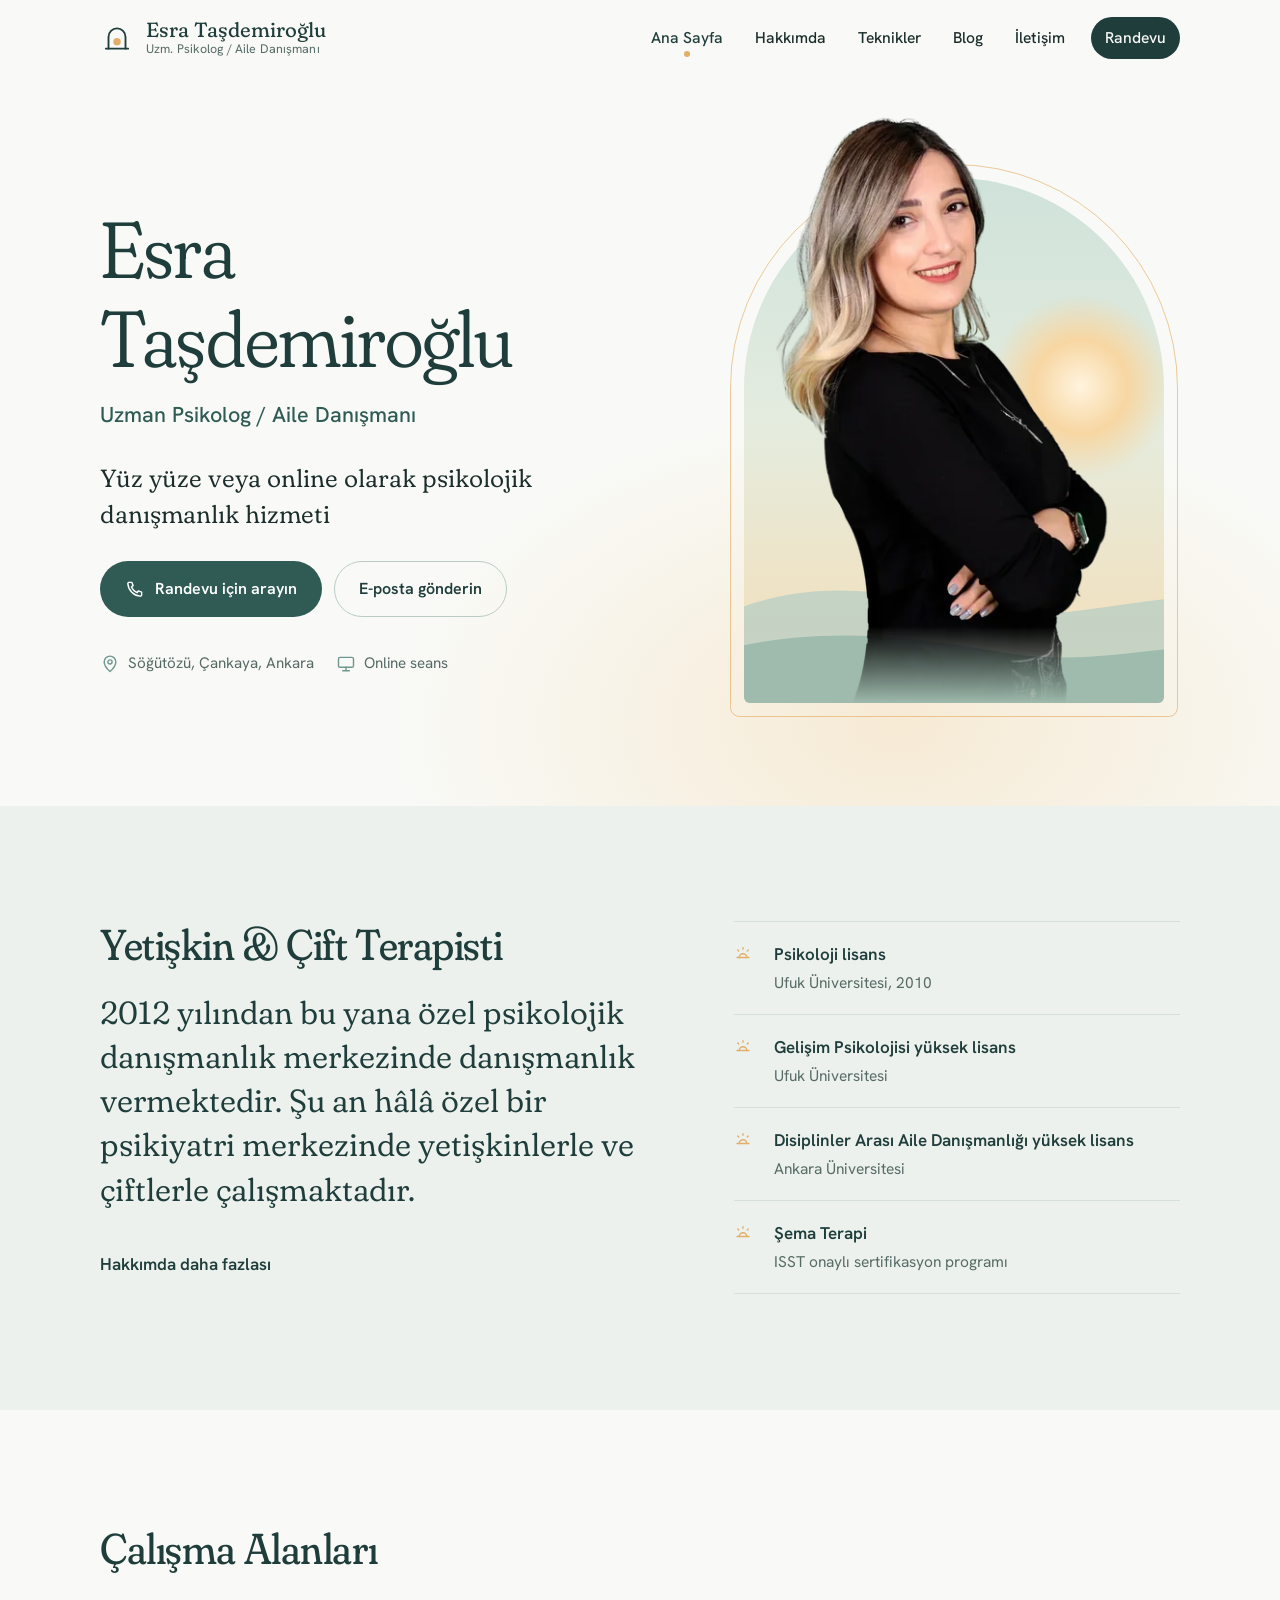
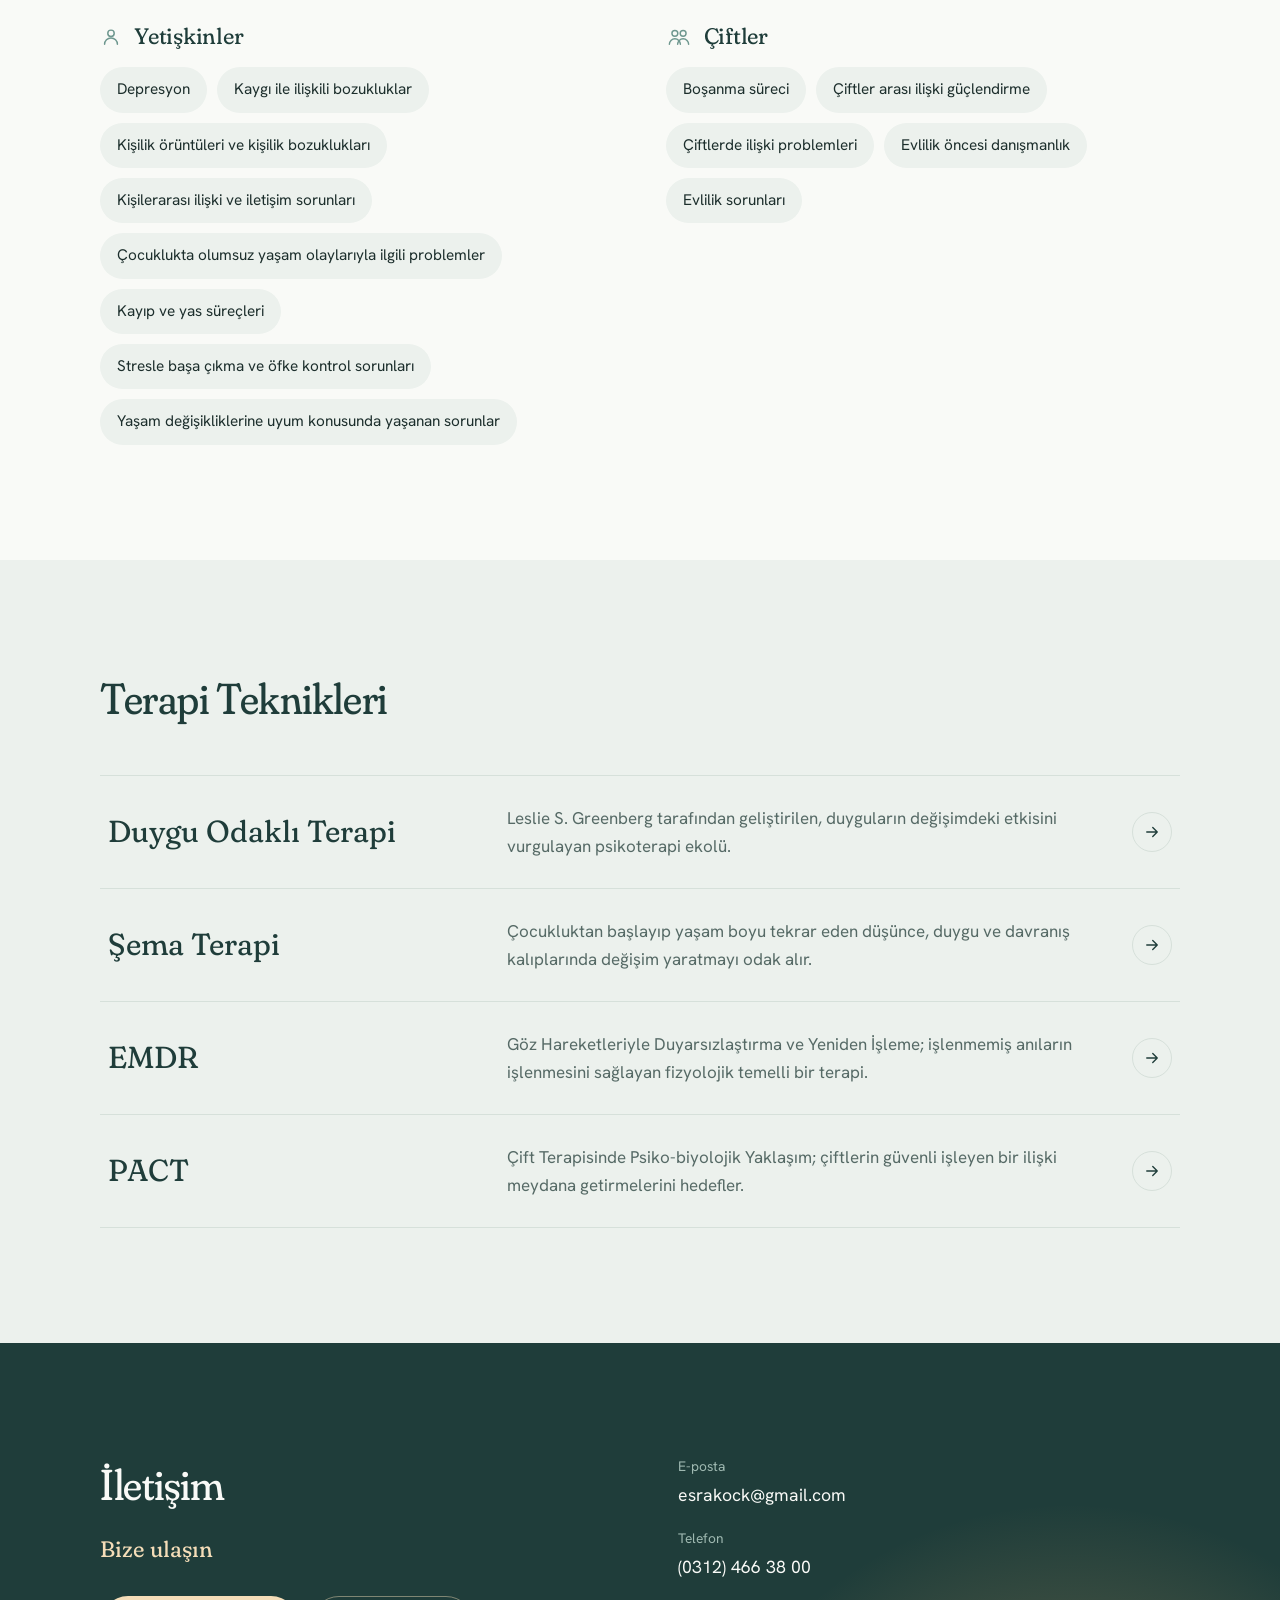
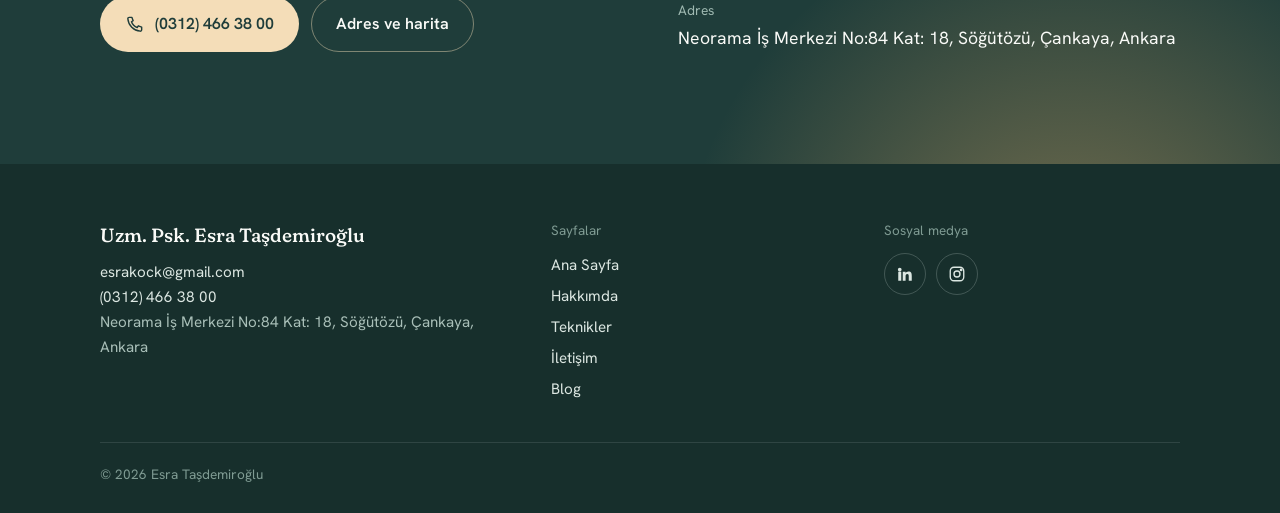
<file: index.html>
<!DOCTYPE html>
<html lang="tr">
<head>
<meta charset="utf-8">
<meta name="viewport" content="width=device-width, initial-scale=1">
<title>Uzm. Psk. Esra Taşdemiroğlu | Psikolog ve Aile Danışmanı, Ankara</title>
<meta name="description" content="Uzman Psikolog ve Aile Danışmanı Esra Taşdemiroğlu. Ankara Söğütözü'nde yüz yüze veya online psikolojik danışmanlık; yetişkin ve çift terapisi, EMDR.">
<meta name="robots" content="index, follow, max-image-preview:large">
<link rel="canonical" href="https://www.esratasdemiroglu.com/">
<meta name="author" content="Esra Taşdemiroğlu">
<meta name="geo.region" content="TR-06">
<meta name="geo.placename" content="Çankaya, Ankara">
<meta property="og:type" content="website">
<meta property="og:locale" content="tr_TR">
<meta property="og:site_name" content="Uzm. Psk. Esra Taşdemiroğlu">
<meta property="og:title" content="Uzm. Psk. Esra Taşdemiroğlu | Psikolog ve Aile Danışmanı, Ankara">
<meta property="og:description" content="Uzman Psikolog ve Aile Danışmanı Esra Taşdemiroğlu. Ankara Söğütözü'nde yüz yüze veya online psikolojik danışmanlık; yetişkin ve çift terapisi, EMDR.">
<meta property="og:url" content="https://www.esratasdemiroglu.com/">
<meta property="og:image" content="https://www.esratasdemiroglu.com/img/og.jpg">
<meta property="og:image:width" content="1200">
<meta property="og:image:height" content="630">
<meta property="og:image:alt" content="Uzman Psikolog ve Aile Danışmanı Esra Taşdemiroğlu">
<meta name="twitter:card" content="summary_large_image">
<meta name="twitter:title" content="Uzm. Psk. Esra Taşdemiroğlu | Psikolog ve Aile Danışmanı, Ankara">
<meta name="twitter:description" content="Uzman Psikolog ve Aile Danışmanı Esra Taşdemiroğlu. Ankara Söğütözü'nde yüz yüze veya online psikolojik danışmanlık; yetişkin ve çift terapisi, EMDR.">
<meta name="twitter:image" content="https://www.esratasdemiroglu.com/img/og.jpg">
<meta name="theme-color" content="#1F3D3A">
<link rel="icon" href="/favicon.ico" sizes="48x48">
<link rel="icon" href="img/favicon.svg" type="image/svg+xml">
<link rel="apple-touch-icon" href="img/apple-touch-icon.png">
<link rel="manifest" href="site.webmanifest">
<link rel="preconnect" href="https://fonts.googleapis.com">
<link rel="preconnect" href="https://fonts.gstatic.com" crossorigin>
<link href="https://fonts.googleapis.com/css2?family=Fraunces:opsz,wght,SOFT@9..144,300..600,0..100&amp;family=Hanken+Grotesk:wght@400;500;600&amp;display=swap" rel="stylesheet">
<link rel="preload" as="image" type="image/webp" href="img/esra-tasdemiroglu-psikolog.webp" imagesrcset="img/esra-tasdemiroglu-psikolog-400.webp 400w, img/esra-tasdemiroglu-psikolog.webp 600w" imagesizes="(max-width:980px) 320px, 390px" fetchpriority="high">
<link rel="stylesheet" href="style.css">
<script>document.documentElement.classList.add('js')</script>
<script type="application/ld+json">{"@context":"https://schema.org","@graph":[{"@type":"WebSite","@id":"https://www.esratasdemiroglu.com/#site","url":"https://www.esratasdemiroglu.com/","name":"Uzm. Psk. Esra Taşdemiroğlu","inLanguage":"tr-TR","publisher":{"@id":"https://www.esratasdemiroglu.com/#muayenehane"}},{"@type":"Psychologist","@id":"https://www.esratasdemiroglu.com/#muayenehane","name":"Uzm. Psk. Esra Taşdemiroğlu","description":"Uzman Psikolog ve Aile Danışmanı. Ankara Söğütözü'nde yüz yüze veya online psikolojik danışmanlık; yetişkin ve çift terapisi.","url":"https://www.esratasdemiroglu.com/","image":["https://www.esratasdemiroglu.com/img/esra-tasdemiroglu-portre.jpg","https://www.esratasdemiroglu.com/img/og.jpg"],"logo":"https://www.esratasdemiroglu.com/img/icon-512.png","telephone":"+903124663800","email":"esrakock@gmail.com","address":{"@type":"PostalAddress","streetAddress":"Neorama İş Merkezi No:84 Kat: 18, Söğütözü","addressLocality":"Çankaya","addressRegion":"Ankara","addressCountry":"TR"},"hasMap":"https://www.google.com/maps/search/?api=1&query=Neorama+%C4%B0%C5%9F+Merkezi+S%C3%B6%C4%9F%C3%BCt%C3%B6z%C3%BC+Ankara","areaServed":[{"@type":"City","name":"Ankara"},{"@type":"Country","name":"Türkiye"}],"availableService":[{"@type":"MedicalTherapy","name":"Bireysel terapi"},{"@type":"MedicalTherapy","name":"Çift terapisi"},{"@type":"MedicalTherapy","name":"Aile danışmanlığı"},{"@type":"MedicalTherapy","name":"Evlilik öncesi danışmanlık"},{"@type":"MedicalTherapy","name":"Online psikolojik danışmanlık"},{"@type":"MedicalTherapy","name":"Duygu Odaklı Terapi"},{"@type":"MedicalTherapy","name":"Şema Terapi"},{"@type":"MedicalTherapy","name":"EMDR"},{"@type":"MedicalTherapy","name":"PACT"}],"employee":{"@id":"https://www.esratasdemiroglu.com/#esra"},"sameAs":["https://www.linkedin.com/in/esra-ta%C5%9Fdemiro%C4%9Flu-362734139/","https://www.instagram.com/psikolog_esratasdemiroglu"]},{"@type":"Person","@id":"https://www.esratasdemiroglu.com/#esra","name":"Esra Taşdemiroğlu","honorificPrefix":"Uzm. Psk.","jobTitle":"Uzman Psikolog / Aile Danışmanı","description":"Yetişkin ve çift terapisti. Ankara'da yüz yüze ve online psikolojik danışmanlık.","image":"https://www.esratasdemiroglu.com/img/esra-tasdemiroglu-portre.jpg","url":"https://www.esratasdemiroglu.com/hakkimda","email":"mailto:esrakock@gmail.com","telephone":"+903124663800","worksFor":{"@id":"https://www.esratasdemiroglu.com/#muayenehane"},"alumniOf":[{"@type":"CollegeOrUniversity","name":"Ufuk Üniversitesi"},{"@type":"CollegeOrUniversity","name":"Ankara Üniversitesi"}],"knowsAbout":["Bireysel terapi","Çift terapisi","Aile danışmanlığı","Evlilik öncesi danışmanlık","Duygu Odaklı Terapi","Şema Terapi","EMDR","PACT","Depresyon","Kaygı","Kayıp ve yas","Boşanma süreci"],"knowsLanguage":"tr","sameAs":["https://www.linkedin.com/in/esra-ta%C5%9Fdemiro%C4%9Flu-362734139/","https://www.instagram.com/psikolog_esratasdemiroglu"]},{"@type":"WebPage","@id":"https://www.esratasdemiroglu.com/#sayfa","url":"https://www.esratasdemiroglu.com/","name":"Uzm. Psk. Esra Taşdemiroğlu | Psikolog ve Aile Danışmanı, Ankara","description":"Uzman Psikolog ve Aile Danışmanı Esra Taşdemiroğlu. Ankara Söğütözü'nde yüz yüze veya online psikolojik danışmanlık; yetişkin ve çift terapisi, EMDR.","inLanguage":"tr-TR","isPartOf":{"@id":"https://www.esratasdemiroglu.com/#site"},"primaryImageOfPage":"https://www.esratasdemiroglu.com/img/og.jpg"}]}</script>
</head>
<body>
<a class="skip" href="#icerik">İçeriğe geç</a>
<header class="site-header">
  <div class="wrap bar">
    <a class="brand" href="/" aria-label="Esra Taşdemiroğlu, ana sayfa"><svg width="34" height="34" viewBox="0 0 64 64" aria-hidden="true"><path d="M16 52V30a16 16 0 0 1 32 0v22" fill="none" stroke="#1F3D3A" stroke-width="3.5" stroke-linecap="round"/><circle class="brand-sun" cx="32" cy="39" r="7" fill="#E3AE68"/><path d="M11 52h42" stroke="#1F3D3A" stroke-width="3.5" stroke-linecap="round"/></svg><span class="brand-name">Esra Taşdemiroğlu<small>Uzm. Psikolog / Aile Danışmanı</small></span></a>
    <button class="menu-btn" type="button" aria-controls="site-nav" aria-expanded="false" aria-label="Menüyü aç"><svg width="22" height="22" viewBox="0 0 24 24" fill="none" stroke="currentColor" stroke-width="1.8" stroke-linecap="round" aria-hidden="true"><path d="M4 8h16M4 16h16"/></svg></button>
    <nav class="nav" id="site-nav" aria-label="Ana menü"><ul><li><a href="/" aria-current="page">Ana Sayfa</a></li><li><a href="/hakkimda">Hakkımda</a></li><li><a href="/teknikler">Teknikler</a></li><li><a href="/blog">Blog</a></li><li><a href="/iletisim">İletişim</a></li><li class="nav-cta"><a href="/iletisim" data-tel="tel:+903124663800">Randevu</a></li></ul></nav>
  </div>
  
</header>
<main id="icerik">

<section class="hero" aria-labelledby="h-ad">
  <div class="wrap hero-grid">
    <div>
      <h1 id="h-ad" data-load style="--d:.05s"><span>Esra</span><span>Taşdemiroğlu</span></h1>
      <p class="role" data-load style="--d:.18s">Uzman Psikolog / Aile Danışmanı</p>
      <p class="lead" data-load style="--d:.3s">Yüz yüze veya online olarak psikolojik danışmanlık hizmeti</p>
      <div class="actions" data-load style="--d:.42s">
        <a class="btn btn-primary" href="tel:+903124663800"><svg width="20" height="20" viewBox="0 0 24 24" fill="none" stroke="currentColor" stroke-width="1.7" stroke-linecap="round" stroke-linejoin="round" aria-hidden="true"><path d="M5 4h3.2l1.6 4-2 1.3a11 11 0 0 0 6.9 6.9l1.3-2 4 1.6V19a1.6 1.6 0 0 1-1.7 1.6A16.3 16.3 0 0 1 3.4 5.7 1.6 1.6 0 0 1 5 4z"/></svg>Randevu için arayın</a>
        <a class="btn btn-ghost" href="mailto:esrakock@gmail.com">E-posta gönderin</a>
      </div>
      <ul class="hero-meta" data-load style="--d:.54s">
        <li><svg width="20" height="20" viewBox="0 0 24 24" fill="none" stroke="currentColor" stroke-width="1.7" stroke-linecap="round" stroke-linejoin="round" aria-hidden="true"><path d="M12 21s-7-6.2-7-11.5a7 7 0 0 1 14 0C19 14.8 12 21 12 21z"/><circle cx="12" cy="9.5" r="2.5"/></svg>Söğütözü, Çankaya, Ankara</li>
        <li><svg width="20" height="20" viewBox="0 0 24 24" fill="none" stroke="currentColor" stroke-width="1.7" stroke-linecap="round" stroke-linejoin="round" aria-hidden="true"><rect x="3" y="4" width="18" height="12" rx="2"/><path d="M8 20h8M12 16v4"/></svg>Online seans</li>
      </ul>
    </div>
    <div class="arch" data-load style="--d:.2s">
      <div class="arch-sky"><div class="arch-sun"></div><svg class="arch-hills" viewBox="0 0 400 140" preserveAspectRatio="none" aria-hidden="true"><path d="M0 70 C70 40 130 52 200 66 C270 80 330 50 400 58 V140 H0Z" fill="#B7CEC4" opacity=".75"/><path d="M0 98 C80 78 150 88 220 100 C290 112 340 92 400 96 V140 H0Z" fill="#8FB2A6" opacity=".7"/></svg></div>
      <span class="arch-ring" aria-hidden="true"></span>
      <picture class="arch-photo">
        <source type="image/webp" srcset="img/esra-tasdemiroglu-psikolog-400.webp 400w, img/esra-tasdemiroglu-psikolog.webp 600w" sizes="(max-width:980px) 320px, 390px">
        <img src="img/esra-tasdemiroglu-psikolog.webp" width="600" height="989" alt="Ankara'da uzman psikolog ve aile danışmanı Esra Taşdemiroğlu" fetchpriority="high">
      </picture>
    </div>
  </div>
</section>

<section class="section mist" aria-labelledby="h-hakkimda">
  <div class="wrap about-teaser">
    <div data-reveal>
      <h2 id="h-hakkimda">Yetişkin &amp; Çift Terapisti</h2>
      <p class="statement">2012 yılından bu yana özel psikolojik danışmanlık merkezinde danışmanlık vermektedir. Şu an hâlâ özel bir psikiyatri merkezinde yetişkinlerle ve çiftlerle çalışmaktadır.</p>
      <a class="link-grow" href="/hakkimda">Hakkımda daha fazlası</a>
    </div>
    <ul class="facts" data-reveal style="--d:.12s">
      <li><svg width="18" height="18" viewBox="0 0 24 24" fill="none" stroke="currentColor" stroke-width="1.8" stroke-linecap="round" aria-hidden="true"><path d="M4 18h16"/><path d="M7 18a5 5 0 0 1 10 0"/><path d="M12 7V5M6.3 9.3 5 8M17.7 9.3 19 8"/></svg><div><strong>Psikoloji lisans</strong><span>Ufuk Üniversitesi, 2010</span></div></li>
      <li><svg width="18" height="18" viewBox="0 0 24 24" fill="none" stroke="currentColor" stroke-width="1.8" stroke-linecap="round" aria-hidden="true"><path d="M4 18h16"/><path d="M7 18a5 5 0 0 1 10 0"/><path d="M12 7V5M6.3 9.3 5 8M17.7 9.3 19 8"/></svg><div><strong>Gelişim Psikolojisi yüksek lisans</strong><span>Ufuk Üniversitesi</span></div></li>
      <li><svg width="18" height="18" viewBox="0 0 24 24" fill="none" stroke="currentColor" stroke-width="1.8" stroke-linecap="round" aria-hidden="true"><path d="M4 18h16"/><path d="M7 18a5 5 0 0 1 10 0"/><path d="M12 7V5M6.3 9.3 5 8M17.7 9.3 19 8"/></svg><div><strong>Disiplinler Arası Aile Danışmanlığı yüksek lisans</strong><span>Ankara Üniversitesi</span></div></li>
      <li><svg width="18" height="18" viewBox="0 0 24 24" fill="none" stroke="currentColor" stroke-width="1.8" stroke-linecap="round" aria-hidden="true"><path d="M4 18h16"/><path d="M7 18a5 5 0 0 1 10 0"/><path d="M12 7V5M6.3 9.3 5 8M17.7 9.3 19 8"/></svg><div><strong>Şema Terapi</strong><span>ISST onaylı sertifikasyon programı</span></div></li>
    </ul>
  </div>
</section>

<section class="section" aria-labelledby="h-alanlar">
  <div class="wrap">
    <div class="section-head" data-reveal><h2 id="h-alanlar">Çalışma Alanları</h2></div>
    <div class="areas">
      <div class="area-group" data-reveal><h3><svg width="22" height="22" viewBox="0 0 24 24" fill="none" stroke="currentColor" stroke-width="1.6" stroke-linecap="round" aria-hidden="true"><circle cx="12" cy="8" r="3.5"/><path d="M5 20a7 7 0 0 1 14 0"/></svg>Yetişkinler</h3><ul class="tags"><li>Depresyon</li><li>Kaygı ile ilişkili bozukluklar</li><li>Kişilik örüntüleri ve kişilik bozuklukları</li><li>Kişilerarası ilişki ve iletişim sorunları</li><li>Çocuklukta olumsuz yaşam olaylarıyla ilgili problemler</li><li>Kayıp ve yas süreçleri</li><li>Stresle başa çıkma ve öfke kontrol sorunları</li><li>Yaşam değişikliklerine uyum konusunda yaşanan sorunlar</li></ul></div>
      <div class="area-group" data-reveal style="--d:.12s"><h3><svg width="26" height="22" viewBox="0 0 28 24" fill="none" stroke="currentColor" stroke-width="1.6" stroke-linecap="round" aria-hidden="true"><circle cx="9.5" cy="8" r="3.2"/><circle cx="18.5" cy="8" r="3.2"/><path d="M3.5 20a6 6 0 0 1 12 0M12.5 20a6 6 0 0 1 12 0"/></svg>Çiftler</h3><ul class="tags"><li>Boşanma süreci</li><li>Çiftler arası ilişki güçlendirme</li><li>Çiftlerde ilişki problemleri</li><li>Evlilik öncesi danışmanlık</li><li>Evlilik sorunları</li></ul></div>
    </div>
  </div>
</section>

<section class="section mist" aria-labelledby="h-teknik">
  <div class="wrap">
    <div class="section-head" data-reveal><h2 id="h-teknik">Terapi Teknikleri</h2></div>
    <ul class="methods" data-reveal>
      <li><a href="/teknikler#duygu-odakli-terapi"><span class="m-name">Duygu Odaklı Terapi</span><span class="m-desc">Leslie S. Greenberg tarafından geliştirilen, duyguların değişimdeki etkisini vurgulayan psikoterapi ekolü.</span><span class="m-go"><svg width="18" height="18" viewBox="0 0 24 24" fill="none" stroke="currentColor" stroke-width="1.8" stroke-linecap="round" stroke-linejoin="round" aria-hidden="true"><path d="M5 12h14M13 6l6 6-6 6"/></svg></span></a></li><li><a href="/teknikler#sema-terapi"><span class="m-name">Şema Terapi</span><span class="m-desc">Çocukluktan başlayıp yaşam boyu tekrar eden düşünce, duygu ve davranış kalıplarında değişim yaratmayı odak alır.</span><span class="m-go"><svg width="18" height="18" viewBox="0 0 24 24" fill="none" stroke="currentColor" stroke-width="1.8" stroke-linecap="round" stroke-linejoin="round" aria-hidden="true"><path d="M5 12h14M13 6l6 6-6 6"/></svg></span></a></li><li><a href="/teknikler#emdr-terapi"><span class="m-name">EMDR</span><span class="m-desc">Göz Hareketleriyle Duyarsızlaştırma ve Yeniden İşleme; işlenmemiş anıların işlenmesini sağlayan fizyolojik temelli bir terapi.</span><span class="m-go"><svg width="18" height="18" viewBox="0 0 24 24" fill="none" stroke="currentColor" stroke-width="1.8" stroke-linecap="round" stroke-linejoin="round" aria-hidden="true"><path d="M5 12h14M13 6l6 6-6 6"/></svg></span></a></li><li><a href="/teknikler#pact"><span class="m-name">PACT</span><span class="m-desc">Çift Terapisinde Psiko-biyolojik Yaklaşım; çiftlerin güvenli işleyen bir ilişki meydana getirmelerini hedefler.</span><span class="m-go"><svg width="18" height="18" viewBox="0 0 24 24" fill="none" stroke="currentColor" stroke-width="1.8" stroke-linecap="round" stroke-linejoin="round" aria-hidden="true"><path d="M5 12h14M13 6l6 6-6 6"/></svg></span></a></li>
    </ul>
  </div>
</section>

<section class="contact-band" aria-labelledby="h-iletisim">
  <div class="wrap band-grid">
    <div data-reveal>
      <h2 id="h-iletisim">İletişim</h2>
      <p class="sub">Bize ulaşın</p>
      <div class="actions">
        <a class="btn btn-light" href="tel:+903124663800"><svg width="20" height="20" viewBox="0 0 24 24" fill="none" stroke="currentColor" stroke-width="1.7" stroke-linecap="round" stroke-linejoin="round" aria-hidden="true"><path d="M5 4h3.2l1.6 4-2 1.3a11 11 0 0 0 6.9 6.9l1.3-2 4 1.6V19a1.6 1.6 0 0 1-1.7 1.6A16.3 16.3 0 0 1 3.4 5.7 1.6 1.6 0 0 1 5 4z"/></svg>(0312) 466 38 00</a>
        <a class="btn btn-outline-light" href="/iletisim">Adres ve harita</a>
      </div>
    </div>
    <dl data-reveal style="--d:.12s">
      <div><dt>E-posta</dt><dd><a href="mailto:esrakock@gmail.com">esrakock@gmail.com</a></dd></div>
      <div><dt>Telefon</dt><dd><a href="tel:+903124663800">(0312) 466 38 00</a></dd></div>
      <div><dt>Adres</dt><dd>Neorama İş Merkezi No:84 Kat: 18, Söğütözü, Çankaya, Ankara</dd></div>
    </dl>
  </div>
</section>
</main>
<footer class="site-footer">
  <div class="wrap">
    <div class="foot-grid">
      <div>
        <strong>Uzm. Psk. Esra Taşdemiroğlu</strong>
        <address>
          <a href="mailto:esrakock@gmail.com">esrakock@gmail.com</a><br>
          <a href="tel:+903124663800">(0312) 466 38 00</a><br>
          Neorama İş Merkezi No:84 Kat: 18, Söğütözü, Çankaya, Ankara
        </address>
      </div>
      <nav aria-label="Alt menü">
        <p class="foot-title">Sayfalar</p>
        <ul class="foot-nav"><li><a href="/">Ana Sayfa</a></li><li><a href="/hakkimda">Hakkımda</a></li><li><a href="/teknikler">Teknikler</a></li><li><a href="/iletisim">İletişim</a></li><li><a href="/blog">Blog</a></li></ul>
      </nav>
      <div>
        <p class="foot-title">Sosyal medya</p>
        <div class="social">
          <a href="https://www.linkedin.com/in/esra-ta%C5%9Fdemiro%C4%9Flu-362734139/" target="_blank" rel="noopener" aria-label="LinkedIn"><svg width="18" height="18" viewBox="0 0 24 24" fill="currentColor" aria-hidden="true"><path d="M4.98 3.5a2.5 2.5 0 1 1 0 5 2.5 2.5 0 0 1 0-5zM3 9h4v12H3zM9 9h3.8v1.7h.05c.53-1 1.84-2.05 3.78-2.05C20.6 8.65 21 11.2 21 14.5V21h-4v-5.8c0-1.4-.03-3.2-1.95-3.2-1.96 0-2.25 1.52-2.25 3.1V21H9z"/></svg></a>
          <a href="https://www.instagram.com/psikolog_esratasdemiroglu" target="_blank" rel="noopener" aria-label="Instagram"><svg width="18" height="18" viewBox="0 0 24 24" fill="none" stroke="currentColor" stroke-width="1.8" aria-hidden="true"><rect x="3" y="3" width="18" height="18" rx="5"/><circle cx="12" cy="12" r="4"/><circle cx="17.5" cy="6.5" r="1" fill="currentColor"/></svg></a>
        </div>
      </div>
    </div>
    <p class="copy">© <span id="yil">2026</span> Esra Taşdemiroğlu</p>
  </div>
</footer>
<button class="to-top" type="button" aria-label="Sayfanın başına dön"><svg width="20" height="20" viewBox="0 0 24 24" fill="none" stroke="currentColor" stroke-width="1.8" stroke-linecap="round" stroke-linejoin="round" aria-hidden="true"><path d="M12 19V5M6 11l6-6 6 6"/></svg></button>
<script src="script.js" defer></script>
</body>
</html>
</file>
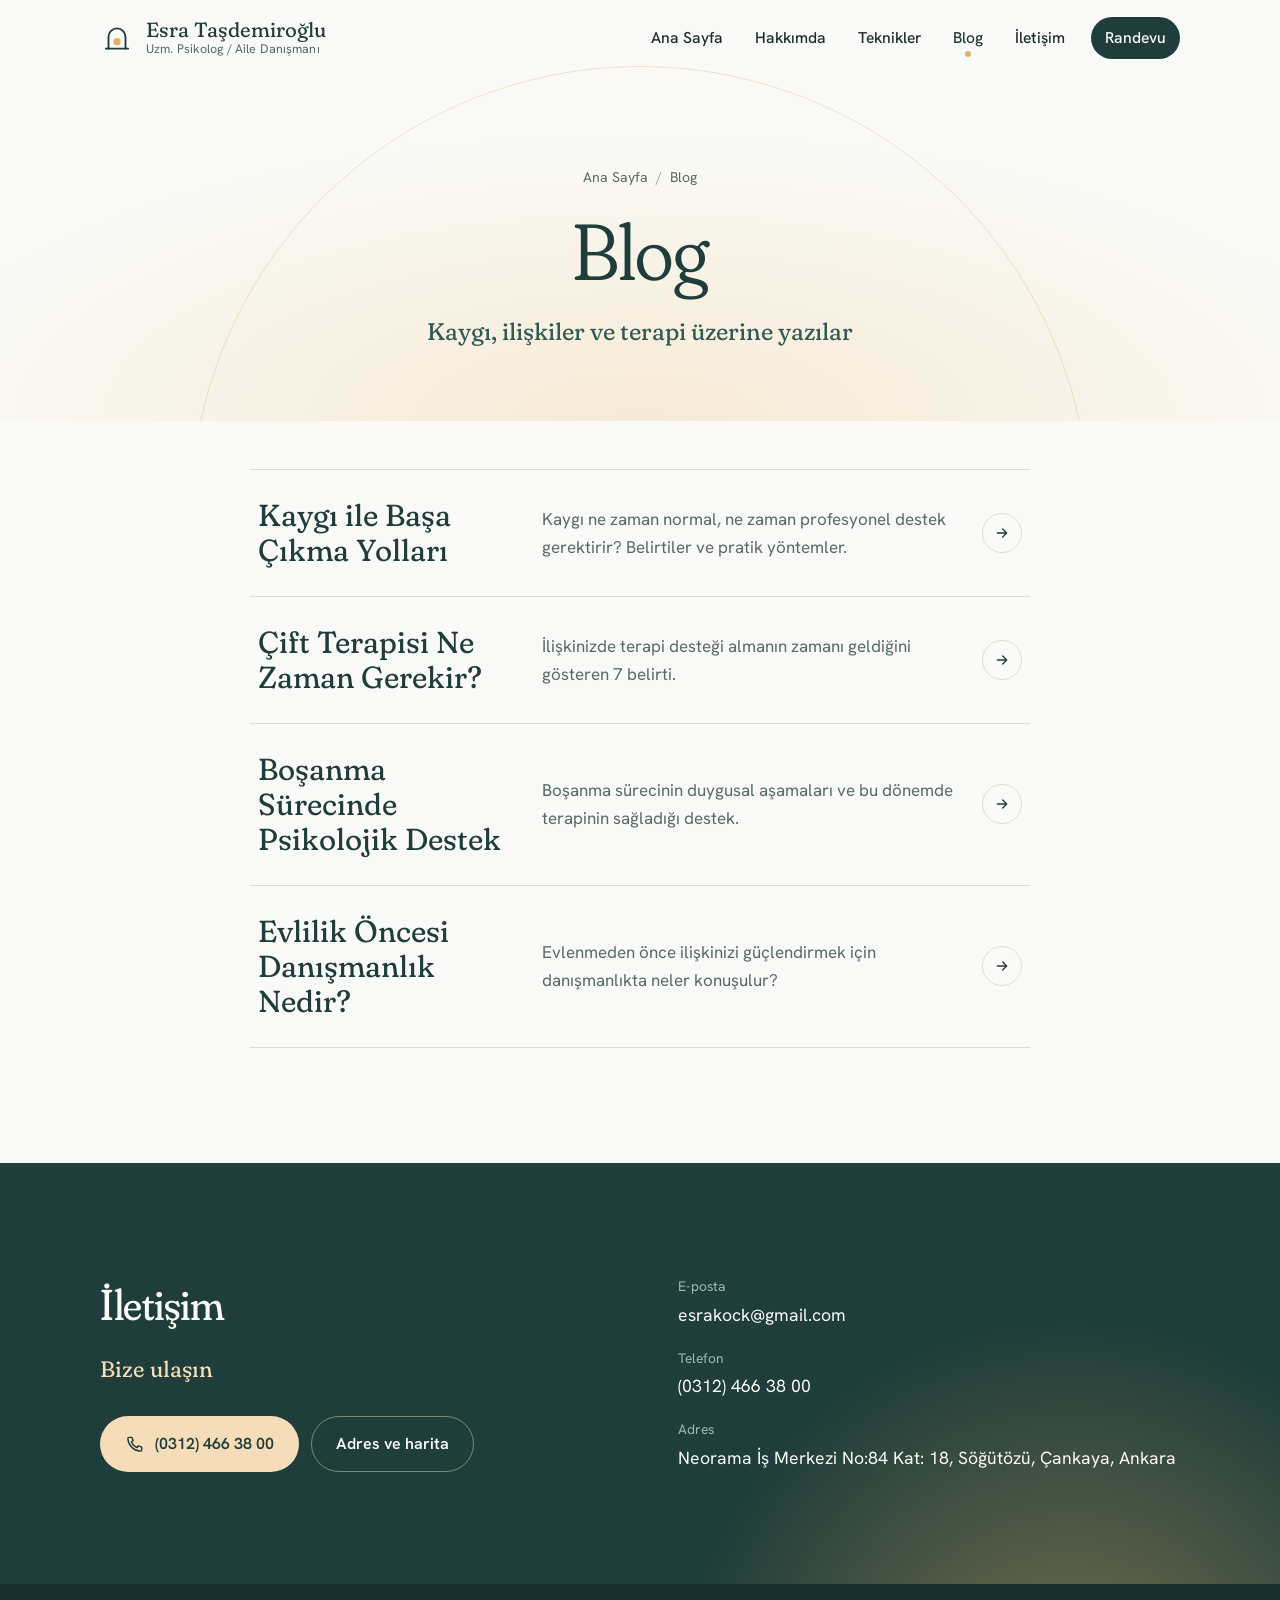
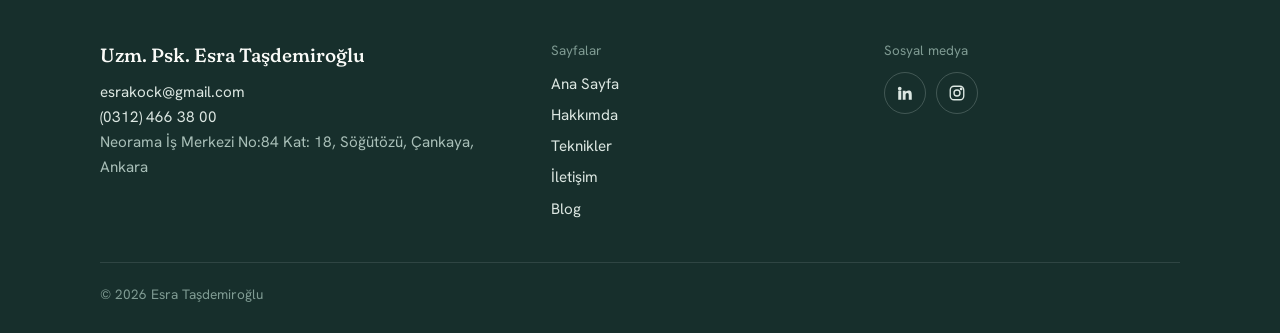
<file: blog.html>
<!DOCTYPE html>
<html lang="tr">
<head>
<meta charset="utf-8">
<meta name="viewport" content="width=device-width, initial-scale=1">
<title>Blog | Uzm. Psk. Esra Taşdemiroğlu, Ankara</title>
<meta name="description" content="Kaygı, çift ilişkileri, boşanma süreci ve evlilik öncesi danışmanlık üzerine Uzm. Psk. Esra Taşdemiroğlu'ndan psikoloji yazıları.">
<meta name="robots" content="index, follow, max-image-preview:large">
<link rel="canonical" href="https://www.esratasdemiroglu.com/blog">
<meta name="author" content="Esra Taşdemiroğlu">
<meta name="geo.region" content="TR-06">
<meta name="geo.placename" content="Çankaya, Ankara">
<meta property="og:type" content="website">
<meta property="og:locale" content="tr_TR">
<meta property="og:site_name" content="Uzm. Psk. Esra Taşdemiroğlu">
<meta property="og:title" content="Blog | Uzm. Psk. Esra Taşdemiroğlu, Ankara">
<meta property="og:description" content="Kaygı, çift ilişkileri, boşanma süreci ve evlilik öncesi danışmanlık üzerine Uzm. Psk. Esra Taşdemiroğlu'ndan psikoloji yazıları.">
<meta property="og:url" content="https://www.esratasdemiroglu.com/blog">
<meta property="og:image" content="https://www.esratasdemiroglu.com/img/og.jpg">
<meta property="og:image:width" content="1200">
<meta property="og:image:height" content="630">
<meta property="og:image:alt" content="Uzman Psikolog ve Aile Danışmanı Esra Taşdemiroğlu">
<meta name="twitter:card" content="summary_large_image">
<meta name="twitter:title" content="Blog | Uzm. Psk. Esra Taşdemiroğlu, Ankara">
<meta name="twitter:description" content="Kaygı, çift ilişkileri, boşanma süreci ve evlilik öncesi danışmanlık üzerine Uzm. Psk. Esra Taşdemiroğlu'ndan psikoloji yazıları.">
<meta name="twitter:image" content="https://www.esratasdemiroglu.com/img/og.jpg">
<meta name="theme-color" content="#1F3D3A">
<link rel="icon" href="/favicon.ico" sizes="48x48">
<link rel="icon" href="img/favicon.svg" type="image/svg+xml">
<link rel="apple-touch-icon" href="img/apple-touch-icon.png">
<link rel="manifest" href="site.webmanifest">
<link rel="preconnect" href="https://fonts.googleapis.com">
<link rel="preconnect" href="https://fonts.gstatic.com" crossorigin>
<link href="https://fonts.googleapis.com/css2?family=Fraunces:opsz,wght,SOFT@9..144,300..600,0..100&amp;family=Hanken+Grotesk:wght@400;500;600&amp;display=swap" rel="stylesheet">
<link rel="stylesheet" href="style.css">
<script>document.documentElement.classList.add('js')</script>
<script type="application/ld+json">{"@context":"https://schema.org","@graph":[{"@type":"WebSite","@id":"https://www.esratasdemiroglu.com/#site","url":"https://www.esratasdemiroglu.com/","name":"Uzm. Psk. Esra Taşdemiroğlu","inLanguage":"tr-TR","publisher":{"@id":"https://www.esratasdemiroglu.com/#muayenehane"}},{"@type":"Psychologist","@id":"https://www.esratasdemiroglu.com/#muayenehane","name":"Uzm. Psk. Esra Taşdemiroğlu","url":"https://www.esratasdemiroglu.com/","telephone":"+903124663800","email":"esrakock@gmail.com","address":{"@type":"PostalAddress","streetAddress":"Neorama İş Merkezi No:84 Kat: 18, Söğütözü","addressLocality":"Çankaya","addressRegion":"Ankara","addressCountry":"TR"}},{"@type":"CollectionPage","@id":"https://www.esratasdemiroglu.com/blog#sayfa","url":"https://www.esratasdemiroglu.com/blog","name":"Blog | Uzm. Psk. Esra Taşdemiroğlu, Ankara","description":"Kaygı, çift ilişkileri, boşanma süreci ve evlilik öncesi danışmanlık üzerine psikoloji yazıları.","inLanguage":"tr-TR","isPartOf":{"@id":"https://www.esratasdemiroglu.com/#site"},"breadcrumb":{"@id":"https://www.esratasdemiroglu.com/blog#kirinti"}},{"@type":"BreadcrumbList","itemListElement":[{"@type":"ListItem","position":1,"name":"Ana Sayfa","item":"https://www.esratasdemiroglu.com/"},{"@type":"ListItem","position":2,"name":"Blog","item":"https://www.esratasdemiroglu.com/blog"}],"@id":"https://www.esratasdemiroglu.com/blog#kirinti"}]}</script>
</head>
<body>
<a class="skip" href="#icerik">İçeriğe geç</a>
<header class="site-header">
  <div class="wrap bar">
    <a class="brand" href="/" aria-label="Esra Taşdemiroğlu, ana sayfa"><svg width="34" height="34" viewBox="0 0 64 64" aria-hidden="true"><path d="M16 52V30a16 16 0 0 1 32 0v22" fill="none" stroke="#1F3D3A" stroke-width="3.5" stroke-linecap="round"/><circle class="brand-sun" cx="32" cy="39" r="7" fill="#E3AE68"/><path d="M11 52h42" stroke="#1F3D3A" stroke-width="3.5" stroke-linecap="round"/></svg><span class="brand-name">Esra Taşdemiroğlu<small>Uzm. Psikolog / Aile Danışmanı</small></span></a>
    <button class="menu-btn" type="button" aria-controls="site-nav" aria-expanded="false" aria-label="Menüyü aç"><svg width="22" height="22" viewBox="0 0 24 24" fill="none" stroke="currentColor" stroke-width="1.8" stroke-linecap="round" aria-hidden="true"><path d="M4 8h16M4 16h16"/></svg></button>
    <nav class="nav" id="site-nav" aria-label="Ana menü"><ul><li><a href="/">Ana Sayfa</a></li><li><a href="/hakkimda">Hakkımda</a></li><li><a href="/teknikler">Teknikler</a></li><li><a href="/blog" aria-current="page">Blog</a></li><li><a href="/iletisim">İletişim</a></li><li class="nav-cta"><a href="/iletisim" data-tel="tel:+903124663800">Randevu</a></li></ul></nav>
  </div>
  <div class="read-progress" aria-hidden="true"></div>
</header>
<main id="icerik">
<section class="page-head">
  <div class="wrap">
    <nav class="crumbs" aria-label="Konum" data-load><a href="/">Ana Sayfa</a><span aria-hidden="true">/</span><span aria-current="page">Blog</span></nav>
    <h1>Blog</h1>
    <p>Kaygı, ilişkiler ve terapi üzerine yazılar</p>
  </div>
</section>
<section class="section" style="padding-top:clamp(24px,4vw,48px)">
  <div class="wrap" style="max-width:860px">
    <ul class="methods" data-reveal>
      <li><a href="/blog/kaygi-ile-basa-cikma"><span class="m-name">Kaygı ile Başa Çıkma Yolları</span><span class="m-desc">Kaygı ne zaman normal, ne zaman profesyonel destek gerektirir? Belirtiler ve pratik yöntemler.</span><span class="m-go" aria-hidden="true"><svg width="16" height="16" viewBox="0 0 24 24" fill="none" stroke="currentColor" stroke-width="2" stroke-linecap="round" stroke-linejoin="round"><path d="M5 12h14M13 6l6 6-6 6"/></svg></span></a></li>
      <li><a href="/blog/cift-terapisi-ne-zaman-gerekir"><span class="m-name">Çift Terapisi Ne Zaman Gerekir?</span><span class="m-desc">İlişkinizde terapi desteği almanın zamanı geldiğini gösteren 7 belirti.</span><span class="m-go" aria-hidden="true"><svg width="16" height="16" viewBox="0 0 24 24" fill="none" stroke="currentColor" stroke-width="2" stroke-linecap="round" stroke-linejoin="round"><path d="M5 12h14M13 6l6 6-6 6"/></svg></span></a></li>
      <li><a href="/blog/bosanma-surecinde-psikolojik-destek"><span class="m-name">Boşanma Sürecinde Psikolojik Destek</span><span class="m-desc">Boşanma sürecinin duygusal aşamaları ve bu dönemde terapinin sağladığı destek.</span><span class="m-go" aria-hidden="true"><svg width="16" height="16" viewBox="0 0 24 24" fill="none" stroke="currentColor" stroke-width="2" stroke-linecap="round" stroke-linejoin="round"><path d="M5 12h14M13 6l6 6-6 6"/></svg></span></a></li>
      <li><a href="/blog/evlilik-oncesi-danismanlik"><span class="m-name">Evlilik Öncesi Danışmanlık Nedir?</span><span class="m-desc">Evlenmeden önce ilişkinizi güçlendirmek için danışmanlıkta neler konuşulur?</span><span class="m-go" aria-hidden="true"><svg width="16" height="16" viewBox="0 0 24 24" fill="none" stroke="currentColor" stroke-width="2" stroke-linecap="round" stroke-linejoin="round"><path d="M5 12h14M13 6l6 6-6 6"/></svg></span></a></li>
    </ul>
  </div>
</section>
<section class="contact-band" aria-labelledby="h-iletisim">
  <div class="wrap band-grid">
    <div data-reveal>
      <h2 id="h-iletisim">İletişim</h2>
      <p class="sub">Bize ulaşın</p>
      <div class="actions">
        <a class="btn btn-light" href="tel:+903124663800"><svg width="20" height="20" viewBox="0 0 24 24" fill="none" stroke="currentColor" stroke-width="1.7" stroke-linecap="round" stroke-linejoin="round" aria-hidden="true"><path d="M5 4h3.2l1.6 4-2 1.3a11 11 0 0 0 6.9 6.9l1.3-2 4 1.6V19a1.6 1.6 0 0 1-1.7 1.6A16.3 16.3 0 0 1 3.4 5.7 1.6 1.6 0 0 1 5 4z"/></svg>(0312) 466 38 00</a>
        <a class="btn btn-outline-light" href="/iletisim">Adres ve harita</a>
      </div>
    </div>
    <dl data-reveal style="--d:.12s">
      <div><dt>E-posta</dt><dd><a href="mailto:esrakock@gmail.com">esrakock@gmail.com</a></dd></div>
      <div><dt>Telefon</dt><dd><a href="tel:+903124663800">(0312) 466 38 00</a></dd></div>
      <div><dt>Adres</dt><dd>Neorama İş Merkezi No:84 Kat: 18, Söğütözü, Çankaya, Ankara</dd></div>
    </dl>
  </div>
</section>
</main>
<footer class="site-footer">
  <div class="wrap">
    <div class="foot-grid">
      <div>
        <strong>Uzm. Psk. Esra Taşdemiroğlu</strong>
        <address>
          <a href="mailto:esrakock@gmail.com">esrakock@gmail.com</a><br>
          <a href="tel:+903124663800">(0312) 466 38 00</a><br>
          Neorama İş Merkezi No:84 Kat: 18, Söğütözü, Çankaya, Ankara
        </address>
      </div>
      <nav aria-label="Alt menü">
        <p class="foot-title">Sayfalar</p>
        <ul class="foot-nav"><li><a href="/">Ana Sayfa</a></li><li><a href="/hakkimda">Hakkımda</a></li><li><a href="/teknikler">Teknikler</a></li><li><a href="/iletisim">İletişim</a></li><li><a href="/blog">Blog</a></li></ul>
      </nav>
      <div>
        <p class="foot-title">Sosyal medya</p>
        <div class="social">
          <a href="https://www.linkedin.com/in/esra-ta%C5%9Fdemiro%C4%9Flu-362734139/" target="_blank" rel="noopener" aria-label="LinkedIn"><svg width="18" height="18" viewBox="0 0 24 24" fill="currentColor" aria-hidden="true"><path d="M4.98 3.5a2.5 2.5 0 1 1 0 5 2.5 2.5 0 0 1 0-5zM3 9h4v12H3zM9 9h3.8v1.7h.05c.53-1 1.84-2.05 3.78-2.05C20.6 8.65 21 11.2 21 14.5V21h-4v-5.8c0-1.4-.03-3.2-1.95-3.2-1.96 0-2.25 1.52-2.25 3.1V21H9z"/></svg></a>
          <a href="https://www.instagram.com/psikolog_esratasdemiroglu" target="_blank" rel="noopener" aria-label="Instagram"><svg width="18" height="18" viewBox="0 0 24 24" fill="none" stroke="currentColor" stroke-width="1.8" aria-hidden="true"><rect x="3" y="3" width="18" height="18" rx="5"/><circle cx="12" cy="12" r="4"/><circle cx="17.5" cy="6.5" r="1" fill="currentColor"/></svg></a>
        </div>
      </div>
    </div>
    <p class="copy">© <span id="yil">2026</span> Esra Taşdemiroğlu</p>
  </div>
</footer>
<button class="to-top" type="button" aria-label="Sayfanın başına dön"><svg width="20" height="20" viewBox="0 0 24 24" fill="none" stroke="currentColor" stroke-width="1.8" stroke-linecap="round" stroke-linejoin="round" aria-hidden="true"><path d="M12 19V5M6 11l6-6 6 6"/></svg></button>
<script src="script.js" defer></script>
</body>
</html>
</file>
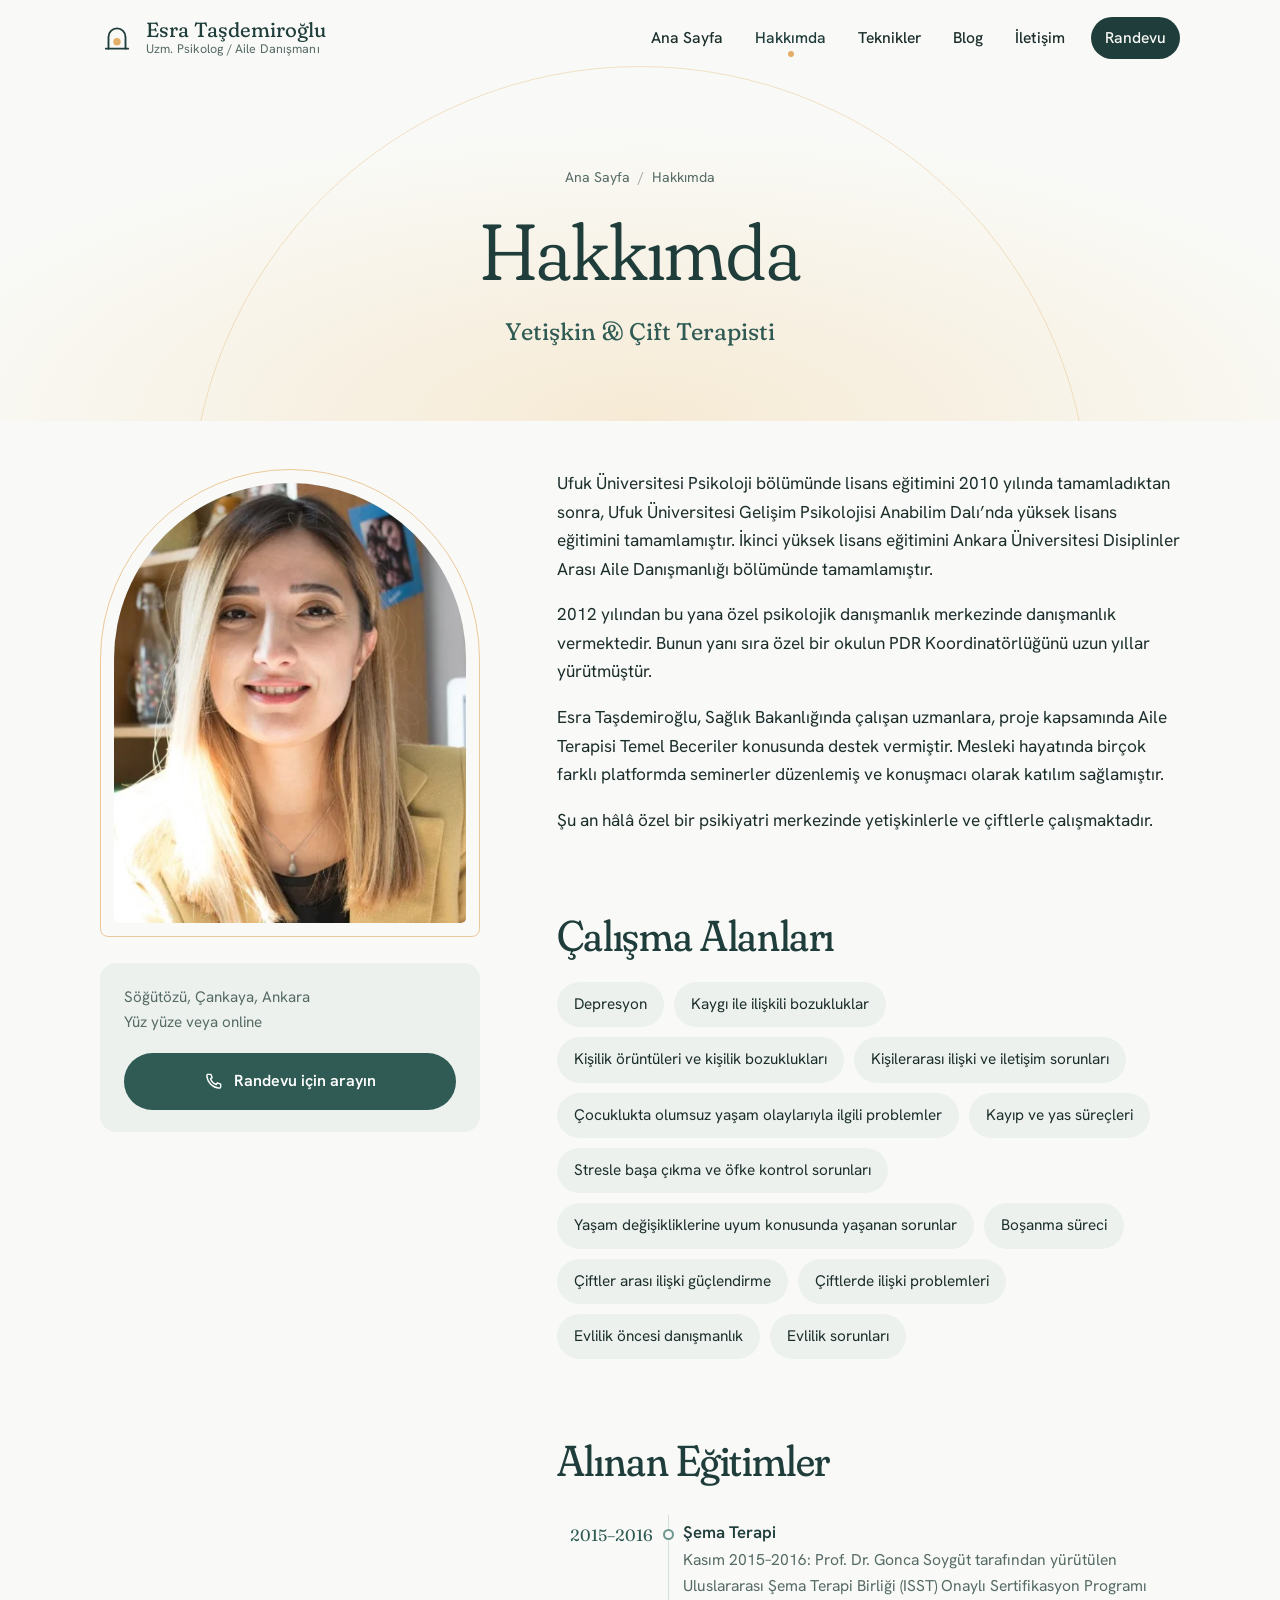
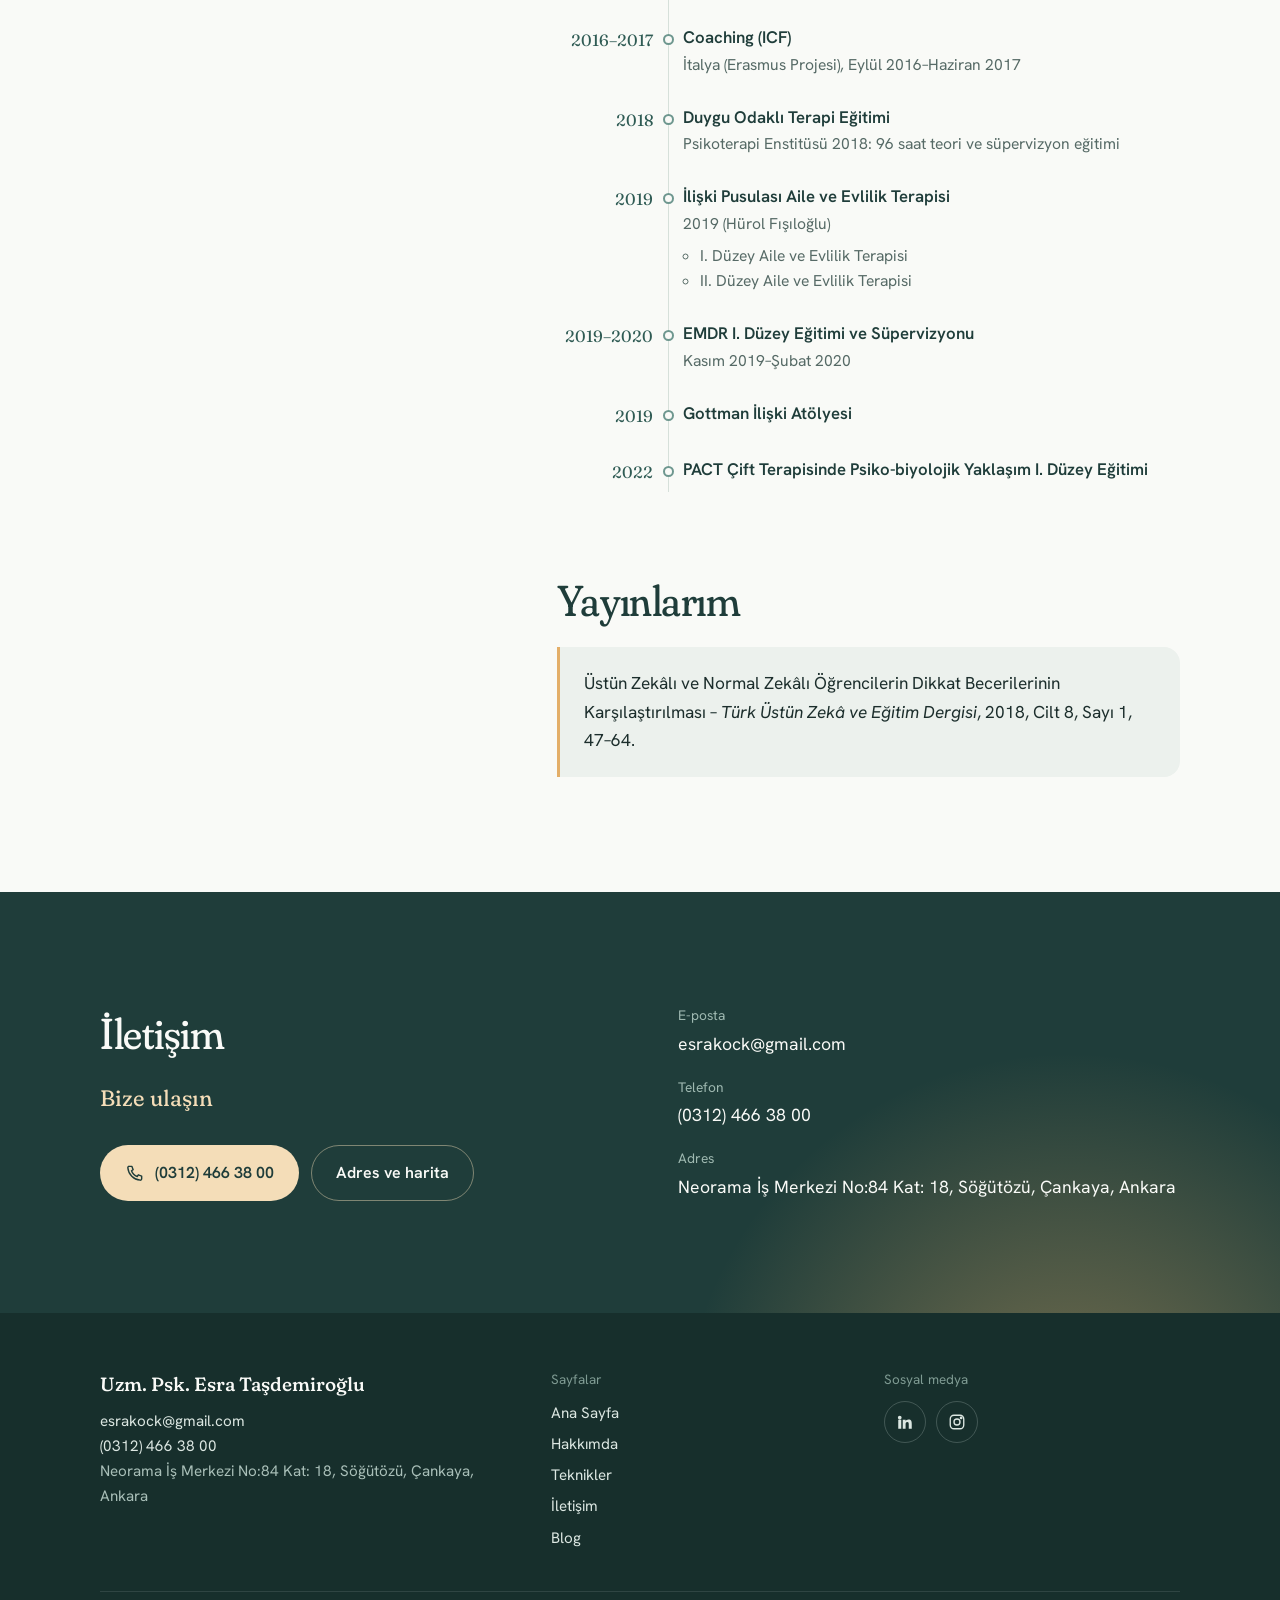
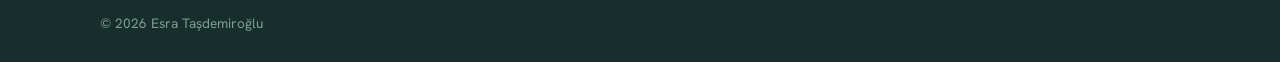
<file: hakkimda.html>
<!DOCTYPE html>
<html lang="tr">
<head>
<meta charset="utf-8">
<meta name="viewport" content="width=device-width, initial-scale=1">
<title>Hakkımda | Uzm. Psk. Esra Taşdemiroğlu, Yetişkin ve Çift Terapisti</title>
<meta name="description" content="Ufuk Üniversitesi Psikoloji ve Ankara Üniversitesi Aile Danışmanlığı mezunu Uzm. Psk. Esra Taşdemiroğlu: eğitimleri, çalışma alanları ve yayınları.">
<meta name="robots" content="index, follow, max-image-preview:large">
<link rel="canonical" href="https://www.esratasdemiroglu.com/hakkimda">
<meta name="author" content="Esra Taşdemiroğlu">
<meta name="geo.region" content="TR-06">
<meta name="geo.placename" content="Çankaya, Ankara">
<meta property="og:type" content="website">
<meta property="og:locale" content="tr_TR">
<meta property="og:site_name" content="Uzm. Psk. Esra Taşdemiroğlu">
<meta property="og:title" content="Hakkımda | Uzm. Psk. Esra Taşdemiroğlu, Yetişkin ve Çift Terapisti">
<meta property="og:description" content="Ufuk Üniversitesi Psikoloji ve Ankara Üniversitesi Aile Danışmanlığı mezunu Uzm. Psk. Esra Taşdemiroğlu: eğitimleri, çalışma alanları ve yayınları.">
<meta property="og:url" content="https://www.esratasdemiroglu.com/hakkimda">
<meta property="og:image" content="https://www.esratasdemiroglu.com/img/og.jpg">
<meta property="og:image:width" content="1200">
<meta property="og:image:height" content="630">
<meta property="og:image:alt" content="Uzman Psikolog ve Aile Danışmanı Esra Taşdemiroğlu">
<meta name="twitter:card" content="summary_large_image">
<meta name="twitter:title" content="Hakkımda | Uzm. Psk. Esra Taşdemiroğlu, Yetişkin ve Çift Terapisti">
<meta name="twitter:description" content="Ufuk Üniversitesi Psikoloji ve Ankara Üniversitesi Aile Danışmanlığı mezunu Uzm. Psk. Esra Taşdemiroğlu: eğitimleri, çalışma alanları ve yayınları.">
<meta name="twitter:image" content="https://www.esratasdemiroglu.com/img/og.jpg">
<meta name="theme-color" content="#1F3D3A">
<link rel="icon" href="/favicon.ico" sizes="48x48">
<link rel="icon" href="img/favicon.svg" type="image/svg+xml">
<link rel="apple-touch-icon" href="img/apple-touch-icon.png">
<link rel="manifest" href="site.webmanifest">
<link rel="preconnect" href="https://fonts.googleapis.com">
<link rel="preconnect" href="https://fonts.gstatic.com" crossorigin>
<link href="https://fonts.googleapis.com/css2?family=Fraunces:opsz,wght,SOFT@9..144,300..600,0..100&amp;family=Hanken+Grotesk:wght@400;500;600&amp;display=swap" rel="stylesheet">
<link rel="stylesheet" href="style.css">
<script>document.documentElement.classList.add('js')</script>
<script type="application/ld+json">{"@context":"https://schema.org","@graph":[{"@type":"WebSite","@id":"https://www.esratasdemiroglu.com/#site","url":"https://www.esratasdemiroglu.com/","name":"Uzm. Psk. Esra Taşdemiroğlu","inLanguage":"tr-TR","publisher":{"@id":"https://www.esratasdemiroglu.com/#muayenehane"}},{"@type":"Psychologist","@id":"https://www.esratasdemiroglu.com/#muayenehane","name":"Uzm. Psk. Esra Taşdemiroğlu","description":"Uzman Psikolog ve Aile Danışmanı. Ankara Söğütözü'nde yüz yüze veya online psikolojik danışmanlık; yetişkin ve çift terapisi.","url":"https://www.esratasdemiroglu.com/","image":["https://www.esratasdemiroglu.com/img/esra-tasdemiroglu-portre.jpg","https://www.esratasdemiroglu.com/img/og.jpg"],"logo":"https://www.esratasdemiroglu.com/img/icon-512.png","telephone":"+903124663800","email":"esrakock@gmail.com","address":{"@type":"PostalAddress","streetAddress":"Neorama İş Merkezi No:84 Kat: 18, Söğütözü","addressLocality":"Çankaya","addressRegion":"Ankara","addressCountry":"TR"},"hasMap":"https://www.google.com/maps/search/?api=1&query=Neorama+%C4%B0%C5%9F+Merkezi+S%C3%B6%C4%9F%C3%BCt%C3%B6z%C3%BC+Ankara","areaServed":[{"@type":"City","name":"Ankara"},{"@type":"Country","name":"Türkiye"}],"availableService":[{"@type":"MedicalTherapy","name":"Bireysel terapi"},{"@type":"MedicalTherapy","name":"Çift terapisi"},{"@type":"MedicalTherapy","name":"Aile danışmanlığı"},{"@type":"MedicalTherapy","name":"Evlilik öncesi danışmanlık"},{"@type":"MedicalTherapy","name":"Online psikolojik danışmanlık"},{"@type":"MedicalTherapy","name":"Duygu Odaklı Terapi"},{"@type":"MedicalTherapy","name":"Şema Terapi"},{"@type":"MedicalTherapy","name":"EMDR"},{"@type":"MedicalTherapy","name":"PACT"}],"employee":{"@id":"https://www.esratasdemiroglu.com/#esra"},"sameAs":["https://www.linkedin.com/in/esra-ta%C5%9Fdemiro%C4%9Flu-362734139/","https://www.instagram.com/psikolog_esratasdemiroglu"]},{"@type":"Person","@id":"https://www.esratasdemiroglu.com/#esra","name":"Esra Taşdemiroğlu","honorificPrefix":"Uzm. Psk.","jobTitle":"Uzman Psikolog / Aile Danışmanı","description":"Yetişkin ve çift terapisti. Ankara'da yüz yüze ve online psikolojik danışmanlık.","image":"https://www.esratasdemiroglu.com/img/esra-tasdemiroglu-portre.jpg","url":"https://www.esratasdemiroglu.com/hakkimda","email":"mailto:esrakock@gmail.com","telephone":"+903124663800","worksFor":{"@id":"https://www.esratasdemiroglu.com/#muayenehane"},"alumniOf":[{"@type":"CollegeOrUniversity","name":"Ufuk Üniversitesi"},{"@type":"CollegeOrUniversity","name":"Ankara Üniversitesi"}],"knowsAbout":["Bireysel terapi","Çift terapisi","Aile danışmanlığı","Evlilik öncesi danışmanlık","Duygu Odaklı Terapi","Şema Terapi","EMDR","PACT","Depresyon","Kaygı","Kayıp ve yas","Boşanma süreci"],"knowsLanguage":"tr","sameAs":["https://www.linkedin.com/in/esra-ta%C5%9Fdemiro%C4%9Flu-362734139/","https://www.instagram.com/psikolog_esratasdemiroglu"]},{"@type":"ProfilePage","@id":"https://www.esratasdemiroglu.com/hakkimda#sayfa","url":"https://www.esratasdemiroglu.com/hakkimda","name":"Hakkımda | Uzm. Psk. Esra Taşdemiroğlu, Yetişkin ve Çift Terapisti","description":"Ufuk Üniversitesi Psikoloji ve Ankara Üniversitesi Aile Danışmanlığı mezunu Uzm. Psk. Esra Taşdemiroğlu: eğitimleri, çalışma alanları ve yayınları.","inLanguage":"tr-TR","isPartOf":{"@id":"https://www.esratasdemiroglu.com/#site"},"primaryImageOfPage":"https://www.esratasdemiroglu.com/img/og.jpg","mainEntity":{"@id":"https://www.esratasdemiroglu.com/#esra"},"breadcrumb":{"@id":"https://www.esratasdemiroglu.com/hakkimda#kirinti"}},{"@type":"BreadcrumbList","itemListElement":[{"@type":"ListItem","position":1,"name":"Ana Sayfa","item":"https://www.esratasdemiroglu.com/"},{"@type":"ListItem","position":2,"name":"Hakkımda","item":"https://www.esratasdemiroglu.com/hakkimda"}],"@id":"https://www.esratasdemiroglu.com/hakkimda#kirinti"}]}</script>
</head>
<body>
<a class="skip" href="#icerik">İçeriğe geç</a>
<header class="site-header">
  <div class="wrap bar">
    <a class="brand" href="/" aria-label="Esra Taşdemiroğlu, ana sayfa"><svg width="34" height="34" viewBox="0 0 64 64" aria-hidden="true"><path d="M16 52V30a16 16 0 0 1 32 0v22" fill="none" stroke="#1F3D3A" stroke-width="3.5" stroke-linecap="round"/><circle class="brand-sun" cx="32" cy="39" r="7" fill="#E3AE68"/><path d="M11 52h42" stroke="#1F3D3A" stroke-width="3.5" stroke-linecap="round"/></svg><span class="brand-name">Esra Taşdemiroğlu<small>Uzm. Psikolog / Aile Danışmanı</small></span></a>
    <button class="menu-btn" type="button" aria-controls="site-nav" aria-expanded="false" aria-label="Menüyü aç"><svg width="22" height="22" viewBox="0 0 24 24" fill="none" stroke="currentColor" stroke-width="1.8" stroke-linecap="round" aria-hidden="true"><path d="M4 8h16M4 16h16"/></svg></button>
    <nav class="nav" id="site-nav" aria-label="Ana menü"><ul><li><a href="/">Ana Sayfa</a></li><li><a href="/hakkimda" aria-current="page">Hakkımda</a></li><li><a href="/teknikler">Teknikler</a></li><li><a href="/blog">Blog</a></li><li><a href="/iletisim">İletişim</a></li><li class="nav-cta"><a href="/iletisim" data-tel="tel:+903124663800">Randevu</a></li></ul></nav>
  </div>
  
</header>
<main id="icerik">
<section class="page-head">
  <div class="wrap">
    <nav class="crumbs" aria-label="Konum" data-load><a href="/">Ana Sayfa</a><span aria-hidden="true">/</span><span aria-current="page">Hakkımda</span></nav>
    <h1>Hakkımda</h1>
    <p>Yetişkin &amp; Çift Terapisti</p>
  </div>
</section>
<section class="section" style="padding-top:clamp(24px,4vw,48px)">
  <div class="wrap about-grid">
    <aside class="about-side" data-reveal>
      <div class="frame-wrap"><div class="frame-arch"><picture><source type="image/webp" srcset="img/esra-tasdemiroglu-portre.webp"><img src="img/esra-tasdemiroglu-portre.jpg" width="504" height="630" alt="Uzman Psikolog Esra Taşdemiroğlu çalışma ofisinde"></picture></div></div>
      <div class="side-card">
        <p>Söğütözü, Çankaya, Ankara<br>Yüz yüze veya online</p>
        <a class="btn btn-primary" href="tel:+903124663800"><svg width="20" height="20" viewBox="0 0 24 24" fill="none" stroke="currentColor" stroke-width="1.7" stroke-linecap="round" stroke-linejoin="round" aria-hidden="true"><path d="M5 4h3.2l1.6 4-2 1.3a11 11 0 0 0 6.9 6.9l1.3-2 4 1.6V19a1.6 1.6 0 0 1-1.7 1.6A16.3 16.3 0 0 1 3.4 5.7 1.6 1.6 0 0 1 5 4z"/></svg>Randevu için arayın</a>
      </div>
    </aside>
    <div class="prose">
      <div data-reveal>
      <p>Ufuk Üniversitesi Psikoloji bölümünde lisans eğitimini 2010 yılında tamamladıktan sonra, Ufuk Üniversitesi Gelişim Psikolojisi Anabilim Dalı’nda yüksek lisans eğitimini tamamlamıştır. İkinci yüksek lisans eğitimini Ankara Üniversitesi Disiplinler Arası Aile Danışmanlığı bölümünde tamamlamıştır.</p>
      <p>2012 yılından bu yana özel psikolojik danışmanlık merkezinde danışmanlık vermektedir. Bunun yanı sıra özel bir okulun PDR Koordinatörlüğünü uzun yıllar yürütmüştür.</p>
      <p>Esra Taşdemiroğlu, Sağlık Bakanlığında çalışan uzmanlara, proje kapsamında Aile Terapisi Temel Beceriler konusunda destek vermiştir. Mesleki hayatında birçok farklı platformda seminerler düzenlemiş ve konuşmacı olarak katılım sağlamıştır.</p>
      <p>Şu an hâlâ özel bir psikiyatri merkezinde yetişkinlerle ve çiftlerle çalışmaktadır.</p>
      </div>

      <h2 id="calisma-alanlari" data-reveal>Çalışma Alanları</h2>
      <div data-reveal><ul class="tags"><li>Depresyon</li><li>Kaygı ile ilişkili bozukluklar</li><li>Kişilik örüntüleri ve kişilik bozuklukları</li><li>Kişilerarası ilişki ve iletişim sorunları</li><li>Çocuklukta olumsuz yaşam olaylarıyla ilgili problemler</li><li>Kayıp ve yas süreçleri</li><li>Stresle başa çıkma ve öfke kontrol sorunları</li><li>Yaşam değişikliklerine uyum konusunda yaşanan sorunlar</li><li>Boşanma süreci</li><li>Çiftler arası ilişki güçlendirme</li><li>Çiftlerde ilişki problemleri</li><li>Evlilik öncesi danışmanlık</li><li>Evlilik sorunları</li></ul></div>

      <h2 id="egitimler" data-reveal>Alınan Eğitimler</h2>
      <ol class="timeline" data-reveal><li><time>2015–2016</time><div><strong>Şema Terapi</strong><span>Kasım 2015–2016: Prof. Dr. Gonca Soygüt tarafından yürütülen Uluslararası Şema Terapi Birliği (ISST) Onaylı Sertifikasyon Programı</span></div></li><li><time>2016–2017</time><div><strong>Coaching (ICF)</strong><span>İtalya (Erasmus Projesi), Eylül 2016–Haziran 2017</span></div></li><li><time>2018</time><div><strong>Duygu Odaklı Terapi Eğitimi</strong><span>Psikoterapi Enstitüsü 2018: 96 saat teori ve süpervizyon eğitimi</span></div></li><li><time>2019</time><div><strong>İlişki Pusulası Aile ve Evlilik Terapisi</strong><span>2019 (Hürol Fışıloğlu)</span><ul><li>I. Düzey Aile ve Evlilik Terapisi</li><li>II. Düzey Aile ve Evlilik Terapisi</li></ul></div></li><li><time>2019–2020</time><div><strong>EMDR I. Düzey Eğitimi ve Süpervizyonu</strong><span>Kasım 2019–Şubat 2020</span></div></li><li><time>2019</time><div><strong>Gottman İlişki Atölyesi</strong></div></li><li><time>2022</time><div><strong>PACT Çift Terapisinde Psiko-biyolojik Yaklaşım I. Düzey Eğitimi</strong></div></li></ol>

      <h2 id="yayinlar" data-reveal>Yayınlarım</h2>
      <div class="pub" data-reveal><p>Üstün Zekâlı ve Normal Zekâlı Öğrencilerin Dikkat Becerilerinin Karşılaştırılması – <em>Türk Üstün Zekâ ve Eğitim Dergisi</em>, 2018, Cilt 8, Sayı 1, 47–64.</p></div>
    </div>
  </div>
</section>
<section class="contact-band" aria-labelledby="h-iletisim">
  <div class="wrap band-grid">
    <div data-reveal>
      <h2 id="h-iletisim">İletişim</h2>
      <p class="sub">Bize ulaşın</p>
      <div class="actions">
        <a class="btn btn-light" href="tel:+903124663800"><svg width="20" height="20" viewBox="0 0 24 24" fill="none" stroke="currentColor" stroke-width="1.7" stroke-linecap="round" stroke-linejoin="round" aria-hidden="true"><path d="M5 4h3.2l1.6 4-2 1.3a11 11 0 0 0 6.9 6.9l1.3-2 4 1.6V19a1.6 1.6 0 0 1-1.7 1.6A16.3 16.3 0 0 1 3.4 5.7 1.6 1.6 0 0 1 5 4z"/></svg>(0312) 466 38 00</a>
        <a class="btn btn-outline-light" href="/iletisim">Adres ve harita</a>
      </div>
    </div>
    <dl data-reveal style="--d:.12s">
      <div><dt>E-posta</dt><dd><a href="mailto:esrakock@gmail.com">esrakock@gmail.com</a></dd></div>
      <div><dt>Telefon</dt><dd><a href="tel:+903124663800">(0312) 466 38 00</a></dd></div>
      <div><dt>Adres</dt><dd>Neorama İş Merkezi No:84 Kat: 18, Söğütözü, Çankaya, Ankara</dd></div>
    </dl>
  </div>
</section>
</main>
<footer class="site-footer">
  <div class="wrap">
    <div class="foot-grid">
      <div>
        <strong>Uzm. Psk. Esra Taşdemiroğlu</strong>
        <address>
          <a href="mailto:esrakock@gmail.com">esrakock@gmail.com</a><br>
          <a href="tel:+903124663800">(0312) 466 38 00</a><br>
          Neorama İş Merkezi No:84 Kat: 18, Söğütözü, Çankaya, Ankara
        </address>
      </div>
      <nav aria-label="Alt menü">
        <p class="foot-title">Sayfalar</p>
        <ul class="foot-nav"><li><a href="/">Ana Sayfa</a></li><li><a href="/hakkimda">Hakkımda</a></li><li><a href="/teknikler">Teknikler</a></li><li><a href="/iletisim">İletişim</a></li><li><a href="/blog">Blog</a></li></ul>
      </nav>
      <div>
        <p class="foot-title">Sosyal medya</p>
        <div class="social">
          <a href="https://www.linkedin.com/in/esra-ta%C5%9Fdemiro%C4%9Flu-362734139/" target="_blank" rel="noopener" aria-label="LinkedIn"><svg width="18" height="18" viewBox="0 0 24 24" fill="currentColor" aria-hidden="true"><path d="M4.98 3.5a2.5 2.5 0 1 1 0 5 2.5 2.5 0 0 1 0-5zM3 9h4v12H3zM9 9h3.8v1.7h.05c.53-1 1.84-2.05 3.78-2.05C20.6 8.65 21 11.2 21 14.5V21h-4v-5.8c0-1.4-.03-3.2-1.95-3.2-1.96 0-2.25 1.52-2.25 3.1V21H9z"/></svg></a>
          <a href="https://www.instagram.com/psikolog_esratasdemiroglu" target="_blank" rel="noopener" aria-label="Instagram"><svg width="18" height="18" viewBox="0 0 24 24" fill="none" stroke="currentColor" stroke-width="1.8" aria-hidden="true"><rect x="3" y="3" width="18" height="18" rx="5"/><circle cx="12" cy="12" r="4"/><circle cx="17.5" cy="6.5" r="1" fill="currentColor"/></svg></a>
        </div>
      </div>
    </div>
    <p class="copy">© <span id="yil">2026</span> Esra Taşdemiroğlu</p>
  </div>
</footer>
<button class="to-top" type="button" aria-label="Sayfanın başına dön"><svg width="20" height="20" viewBox="0 0 24 24" fill="none" stroke="currentColor" stroke-width="1.8" stroke-linecap="round" stroke-linejoin="round" aria-hidden="true"><path d="M12 19V5M6 11l6-6 6 6"/></svg></button>
<script src="script.js" defer></script>
</body>
</html>
</file>
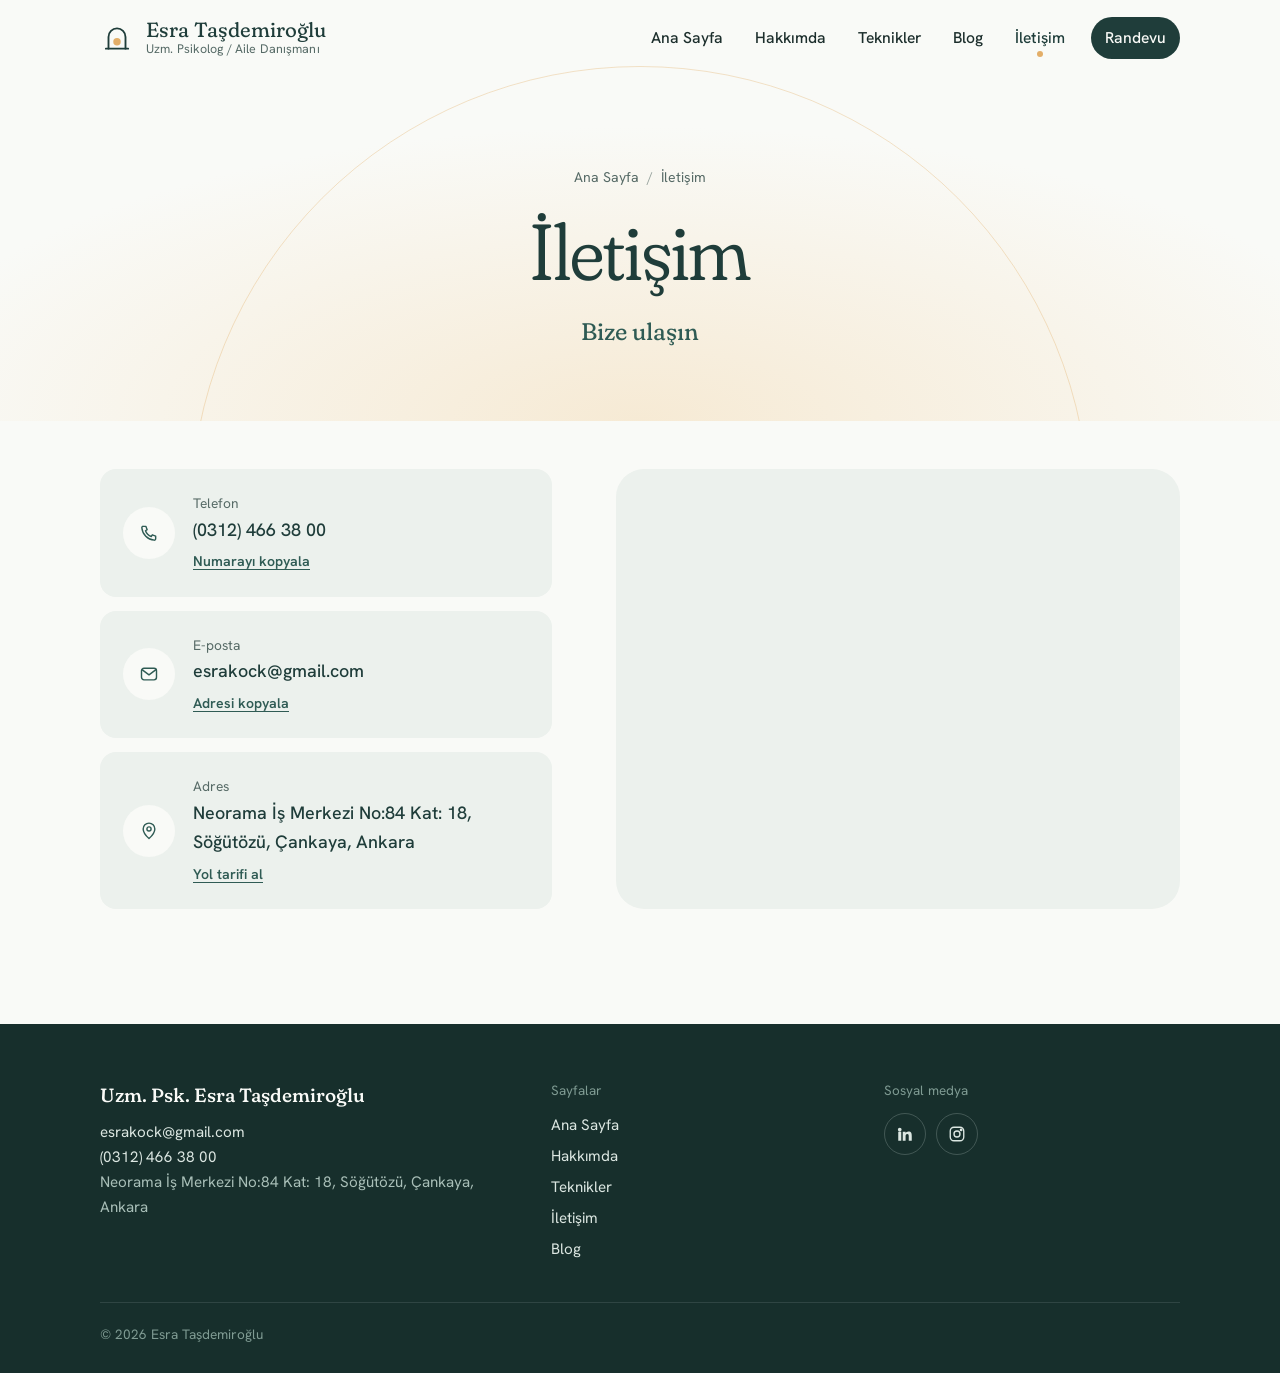
<file: iletisim.html>
<!DOCTYPE html>
<html lang="tr">
<head>
<meta charset="utf-8">
<meta name="viewport" content="width=device-width, initial-scale=1">
<title>İletişim ve Randevu | Uzm. Psk. Esra Taşdemiroğlu, Söğütözü Ankara</title>
<meta name="description" content="Randevu için (0312) 466 38 00 veya esrakock@gmail.com. Adres: Neorama İş Merkezi No:84 Kat: 18, Söğütözü, Çankaya, Ankara. Online seans da mümkündür.">
<meta name="robots" content="index, follow, max-image-preview:large">
<link rel="canonical" href="https://www.esratasdemiroglu.com/iletisim">
<meta name="author" content="Esra Taşdemiroğlu">
<meta name="geo.region" content="TR-06">
<meta name="geo.placename" content="Çankaya, Ankara">
<meta property="og:type" content="website">
<meta property="og:locale" content="tr_TR">
<meta property="og:site_name" content="Uzm. Psk. Esra Taşdemiroğlu">
<meta property="og:title" content="İletişim ve Randevu | Uzm. Psk. Esra Taşdemiroğlu, Söğütözü Ankara">
<meta property="og:description" content="Randevu için (0312) 466 38 00 veya esrakock@gmail.com. Adres: Neorama İş Merkezi No:84 Kat: 18, Söğütözü, Çankaya, Ankara. Online seans da mümkündür.">
<meta property="og:url" content="https://www.esratasdemiroglu.com/iletisim">
<meta property="og:image" content="https://www.esratasdemiroglu.com/img/og.jpg">
<meta property="og:image:width" content="1200">
<meta property="og:image:height" content="630">
<meta property="og:image:alt" content="Uzman Psikolog ve Aile Danışmanı Esra Taşdemiroğlu">
<meta name="twitter:card" content="summary_large_image">
<meta name="twitter:title" content="İletişim ve Randevu | Uzm. Psk. Esra Taşdemiroğlu, Söğütözü Ankara">
<meta name="twitter:description" content="Randevu için (0312) 466 38 00 veya esrakock@gmail.com. Adres: Neorama İş Merkezi No:84 Kat: 18, Söğütözü, Çankaya, Ankara. Online seans da mümkündür.">
<meta name="twitter:image" content="https://www.esratasdemiroglu.com/img/og.jpg">
<meta name="theme-color" content="#1F3D3A">
<link rel="icon" href="/favicon.ico" sizes="48x48">
<link rel="icon" href="img/favicon.svg" type="image/svg+xml">
<link rel="apple-touch-icon" href="img/apple-touch-icon.png">
<link rel="manifest" href="site.webmanifest">
<link rel="preconnect" href="https://fonts.googleapis.com">
<link rel="preconnect" href="https://fonts.gstatic.com" crossorigin>
<link href="https://fonts.googleapis.com/css2?family=Fraunces:opsz,wght,SOFT@9..144,300..600,0..100&amp;family=Hanken+Grotesk:wght@400;500;600&amp;display=swap" rel="stylesheet">
<link rel="stylesheet" href="style.css">
<script>document.documentElement.classList.add('js')</script>
<script type="application/ld+json">{"@context":"https://schema.org","@graph":[{"@type":"WebSite","@id":"https://www.esratasdemiroglu.com/#site","url":"https://www.esratasdemiroglu.com/","name":"Uzm. Psk. Esra Taşdemiroğlu","inLanguage":"tr-TR","publisher":{"@id":"https://www.esratasdemiroglu.com/#muayenehane"}},{"@type":"Psychologist","@id":"https://www.esratasdemiroglu.com/#muayenehane","name":"Uzm. Psk. Esra Taşdemiroğlu","description":"Uzman Psikolog ve Aile Danışmanı. Ankara Söğütözü'nde yüz yüze veya online psikolojik danışmanlık; yetişkin ve çift terapisi.","url":"https://www.esratasdemiroglu.com/","image":["https://www.esratasdemiroglu.com/img/esra-tasdemiroglu-portre.jpg","https://www.esratasdemiroglu.com/img/og.jpg"],"logo":"https://www.esratasdemiroglu.com/img/icon-512.png","telephone":"+903124663800","email":"esrakock@gmail.com","address":{"@type":"PostalAddress","streetAddress":"Neorama İş Merkezi No:84 Kat: 18, Söğütözü","addressLocality":"Çankaya","addressRegion":"Ankara","addressCountry":"TR"},"hasMap":"https://www.google.com/maps/search/?api=1&query=Neorama+%C4%B0%C5%9F+Merkezi+S%C3%B6%C4%9F%C3%BCt%C3%B6z%C3%BC+Ankara","areaServed":[{"@type":"City","name":"Ankara"},{"@type":"Country","name":"Türkiye"}],"availableService":[{"@type":"MedicalTherapy","name":"Bireysel terapi"},{"@type":"MedicalTherapy","name":"Çift terapisi"},{"@type":"MedicalTherapy","name":"Aile danışmanlığı"},{"@type":"MedicalTherapy","name":"Evlilik öncesi danışmanlık"},{"@type":"MedicalTherapy","name":"Online psikolojik danışmanlık"},{"@type":"MedicalTherapy","name":"Duygu Odaklı Terapi"},{"@type":"MedicalTherapy","name":"Şema Terapi"},{"@type":"MedicalTherapy","name":"EMDR"},{"@type":"MedicalTherapy","name":"PACT"}],"employee":{"@id":"https://www.esratasdemiroglu.com/#esra"},"sameAs":["https://www.linkedin.com/in/esra-ta%C5%9Fdemiro%C4%9Flu-362734139/","https://www.instagram.com/psikolog_esratasdemiroglu"]},{"@type":"Person","@id":"https://www.esratasdemiroglu.com/#esra","name":"Esra Taşdemiroğlu","honorificPrefix":"Uzm. Psk.","jobTitle":"Uzman Psikolog / Aile Danışmanı","description":"Yetişkin ve çift terapisti. Ankara'da yüz yüze ve online psikolojik danışmanlık.","image":"https://www.esratasdemiroglu.com/img/esra-tasdemiroglu-portre.jpg","url":"https://www.esratasdemiroglu.com/hakkimda","email":"mailto:esrakock@gmail.com","telephone":"+903124663800","worksFor":{"@id":"https://www.esratasdemiroglu.com/#muayenehane"},"alumniOf":[{"@type":"CollegeOrUniversity","name":"Ufuk Üniversitesi"},{"@type":"CollegeOrUniversity","name":"Ankara Üniversitesi"}],"knowsAbout":["Bireysel terapi","Çift terapisi","Aile danışmanlığı","Evlilik öncesi danışmanlık","Duygu Odaklı Terapi","Şema Terapi","EMDR","PACT","Depresyon","Kaygı","Kayıp ve yas","Boşanma süreci"],"knowsLanguage":"tr","sameAs":["https://www.linkedin.com/in/esra-ta%C5%9Fdemiro%C4%9Flu-362734139/","https://www.instagram.com/psikolog_esratasdemiroglu"]},{"@type":"ContactPage","@id":"https://www.esratasdemiroglu.com/iletisim#sayfa","url":"https://www.esratasdemiroglu.com/iletisim","name":"İletişim ve Randevu | Uzm. Psk. Esra Taşdemiroğlu, Söğütözü Ankara","description":"Randevu için (0312) 466 38 00 veya esrakock@gmail.com. Adres: Neorama İş Merkezi No:84 Kat: 18, Söğütözü, Çankaya, Ankara. Online seans da mümkündür.","inLanguage":"tr-TR","isPartOf":{"@id":"https://www.esratasdemiroglu.com/#site"},"primaryImageOfPage":"https://www.esratasdemiroglu.com/img/og.jpg","mainEntity":{"@id":"https://www.esratasdemiroglu.com/#muayenehane"},"breadcrumb":{"@id":"https://www.esratasdemiroglu.com/iletisim#kirinti"}},{"@type":"BreadcrumbList","itemListElement":[{"@type":"ListItem","position":1,"name":"Ana Sayfa","item":"https://www.esratasdemiroglu.com/"},{"@type":"ListItem","position":2,"name":"İletişim","item":"https://www.esratasdemiroglu.com/iletisim"}],"@id":"https://www.esratasdemiroglu.com/iletisim#kirinti"}]}</script>
</head>
<body>
<a class="skip" href="#icerik">İçeriğe geç</a>
<header class="site-header">
  <div class="wrap bar">
    <a class="brand" href="/" aria-label="Esra Taşdemiroğlu, ana sayfa"><svg width="34" height="34" viewBox="0 0 64 64" aria-hidden="true"><path d="M16 52V30a16 16 0 0 1 32 0v22" fill="none" stroke="#1F3D3A" stroke-width="3.5" stroke-linecap="round"/><circle class="brand-sun" cx="32" cy="39" r="7" fill="#E3AE68"/><path d="M11 52h42" stroke="#1F3D3A" stroke-width="3.5" stroke-linecap="round"/></svg><span class="brand-name">Esra Taşdemiroğlu<small>Uzm. Psikolog / Aile Danışmanı</small></span></a>
    <button class="menu-btn" type="button" aria-controls="site-nav" aria-expanded="false" aria-label="Menüyü aç"><svg width="22" height="22" viewBox="0 0 24 24" fill="none" stroke="currentColor" stroke-width="1.8" stroke-linecap="round" aria-hidden="true"><path d="M4 8h16M4 16h16"/></svg></button>
    <nav class="nav" id="site-nav" aria-label="Ana menü"><ul><li><a href="/">Ana Sayfa</a></li><li><a href="/hakkimda">Hakkımda</a></li><li><a href="/teknikler">Teknikler</a></li><li><a href="/blog">Blog</a></li><li><a href="/iletisim" aria-current="page">İletişim</a></li><li class="nav-cta"><a href="/iletisim" data-tel="tel:+903124663800">Randevu</a></li></ul></nav>
  </div>
  
</header>
<main id="icerik">
<section class="page-head">
  <div class="wrap">
    <nav class="crumbs" aria-label="Konum" data-load><a href="/">Ana Sayfa</a><span aria-hidden="true">/</span><span aria-current="page">İletişim</span></nav>
    <h1>İletişim</h1>
    <p>Bize ulaşın</p>
  </div>
</section>
<section class="section" style="padding-top:clamp(24px,4vw,48px)">
  <div class="wrap contact-grid">
    <ul class="contact-list">
      <li class="contact-item" data-reveal><span class="ic"><svg width="20" height="20" viewBox="0 0 24 24" fill="none" stroke="currentColor" stroke-width="1.7" stroke-linecap="round" stroke-linejoin="round" aria-hidden="true"><path d="M5 4h3.2l1.6 4-2 1.3a11 11 0 0 0 6.9 6.9l1.3-2 4 1.6V19a1.6 1.6 0 0 1-1.7 1.6A16.3 16.3 0 0 1 3.4 5.7 1.6 1.6 0 0 1 5 4z"/></svg></span><div><span class="label">Telefon</span><a href="tel:+903124663800">(0312) 466 38 00</a><div class="row-actions"><button class="mini-btn" type="button" data-copy="(0312) 466 38 00">Numarayı kopyala</button></div></div></li>
      <li class="contact-item" data-reveal style="--d:.08s"><span class="ic"><svg width="20" height="20" viewBox="0 0 24 24" fill="none" stroke="currentColor" stroke-width="1.7" stroke-linecap="round" stroke-linejoin="round" aria-hidden="true"><rect x="3" y="5" width="18" height="14" rx="3"/><path d="m4 7 8 6 8-6"/></svg></span><div><span class="label">E-posta</span><a href="mailto:esrakock@gmail.com">esrakock@gmail.com</a><div class="row-actions"><button class="mini-btn" type="button" data-copy="esrakock@gmail.com">Adresi kopyala</button></div></div></li>
      <li class="contact-item" data-reveal style="--d:.16s"><span class="ic"><svg width="20" height="20" viewBox="0 0 24 24" fill="none" stroke="currentColor" stroke-width="1.7" stroke-linecap="round" stroke-linejoin="round" aria-hidden="true"><path d="M12 21s-7-6.2-7-11.5a7 7 0 0 1 14 0C19 14.8 12 21 12 21z"/><circle cx="12" cy="9.5" r="2.5"/></svg></span><div><span class="label">Adres</span><address>Neorama İş Merkezi No:84 Kat: 18, Söğütözü, Çankaya, Ankara</address><div class="row-actions"><a href="https://www.google.com/maps/search/?api=1&amp;query=Neorama%20%C4%B0%C5%9F%20Merkezi%2C%20S%C3%B6%C4%9F%C3%BCt%C3%B6z%C3%BC%2C%20%C3%87ankaya%2C%20Ankara" target="_blank" rel="noopener">Yol tarifi al</a></div></div></li>
    </ul>
    <div class="map" data-reveal style="--d:.1s"><iframe title="Neorama İş Merkezi, Söğütözü haritası" src="https://maps.google.com/maps?q=Neorama%20%C4%B0%C5%9F%20Merkezi%2C%20S%C3%B6%C4%9F%C3%BCt%C3%B6z%C3%BC%2C%20%C3%87ankaya%2C%20Ankara&amp;z=16&amp;hl=tr&amp;output=embed" loading="lazy" referrerpolicy="no-referrer-when-downgrade" allowfullscreen></iframe></div>
  </div>
</section>
</main>
<footer class="site-footer">
  <div class="wrap">
    <div class="foot-grid">
      <div>
        <strong>Uzm. Psk. Esra Taşdemiroğlu</strong>
        <address>
          <a href="mailto:esrakock@gmail.com">esrakock@gmail.com</a><br>
          <a href="tel:+903124663800">(0312) 466 38 00</a><br>
          Neorama İş Merkezi No:84 Kat: 18, Söğütözü, Çankaya, Ankara
        </address>
      </div>
      <nav aria-label="Alt menü">
        <p class="foot-title">Sayfalar</p>
        <ul class="foot-nav"><li><a href="/">Ana Sayfa</a></li><li><a href="/hakkimda">Hakkımda</a></li><li><a href="/teknikler">Teknikler</a></li><li><a href="/iletisim">İletişim</a></li><li><a href="/blog">Blog</a></li></ul>
      </nav>
      <div>
        <p class="foot-title">Sosyal medya</p>
        <div class="social">
          <a href="https://www.linkedin.com/in/esra-ta%C5%9Fdemiro%C4%9Flu-362734139/" target="_blank" rel="noopener" aria-label="LinkedIn"><svg width="18" height="18" viewBox="0 0 24 24" fill="currentColor" aria-hidden="true"><path d="M4.98 3.5a2.5 2.5 0 1 1 0 5 2.5 2.5 0 0 1 0-5zM3 9h4v12H3zM9 9h3.8v1.7h.05c.53-1 1.84-2.05 3.78-2.05C20.6 8.65 21 11.2 21 14.5V21h-4v-5.8c0-1.4-.03-3.2-1.95-3.2-1.96 0-2.25 1.52-2.25 3.1V21H9z"/></svg></a>
          <a href="https://www.instagram.com/psikolog_esratasdemiroglu" target="_blank" rel="noopener" aria-label="Instagram"><svg width="18" height="18" viewBox="0 0 24 24" fill="none" stroke="currentColor" stroke-width="1.8" aria-hidden="true"><rect x="3" y="3" width="18" height="18" rx="5"/><circle cx="12" cy="12" r="4"/><circle cx="17.5" cy="6.5" r="1" fill="currentColor"/></svg></a>
        </div>
      </div>
    </div>
    <p class="copy">© <span id="yil">2026</span> Esra Taşdemiroğlu</p>
  </div>
</footer>
<button class="to-top" type="button" aria-label="Sayfanın başına dön"><svg width="20" height="20" viewBox="0 0 24 24" fill="none" stroke="currentColor" stroke-width="1.8" stroke-linecap="round" stroke-linejoin="round" aria-hidden="true"><path d="M12 19V5M6 11l6-6 6 6"/></svg></button>
<script src="script.js" defer></script>
</body>
</html>
</file>
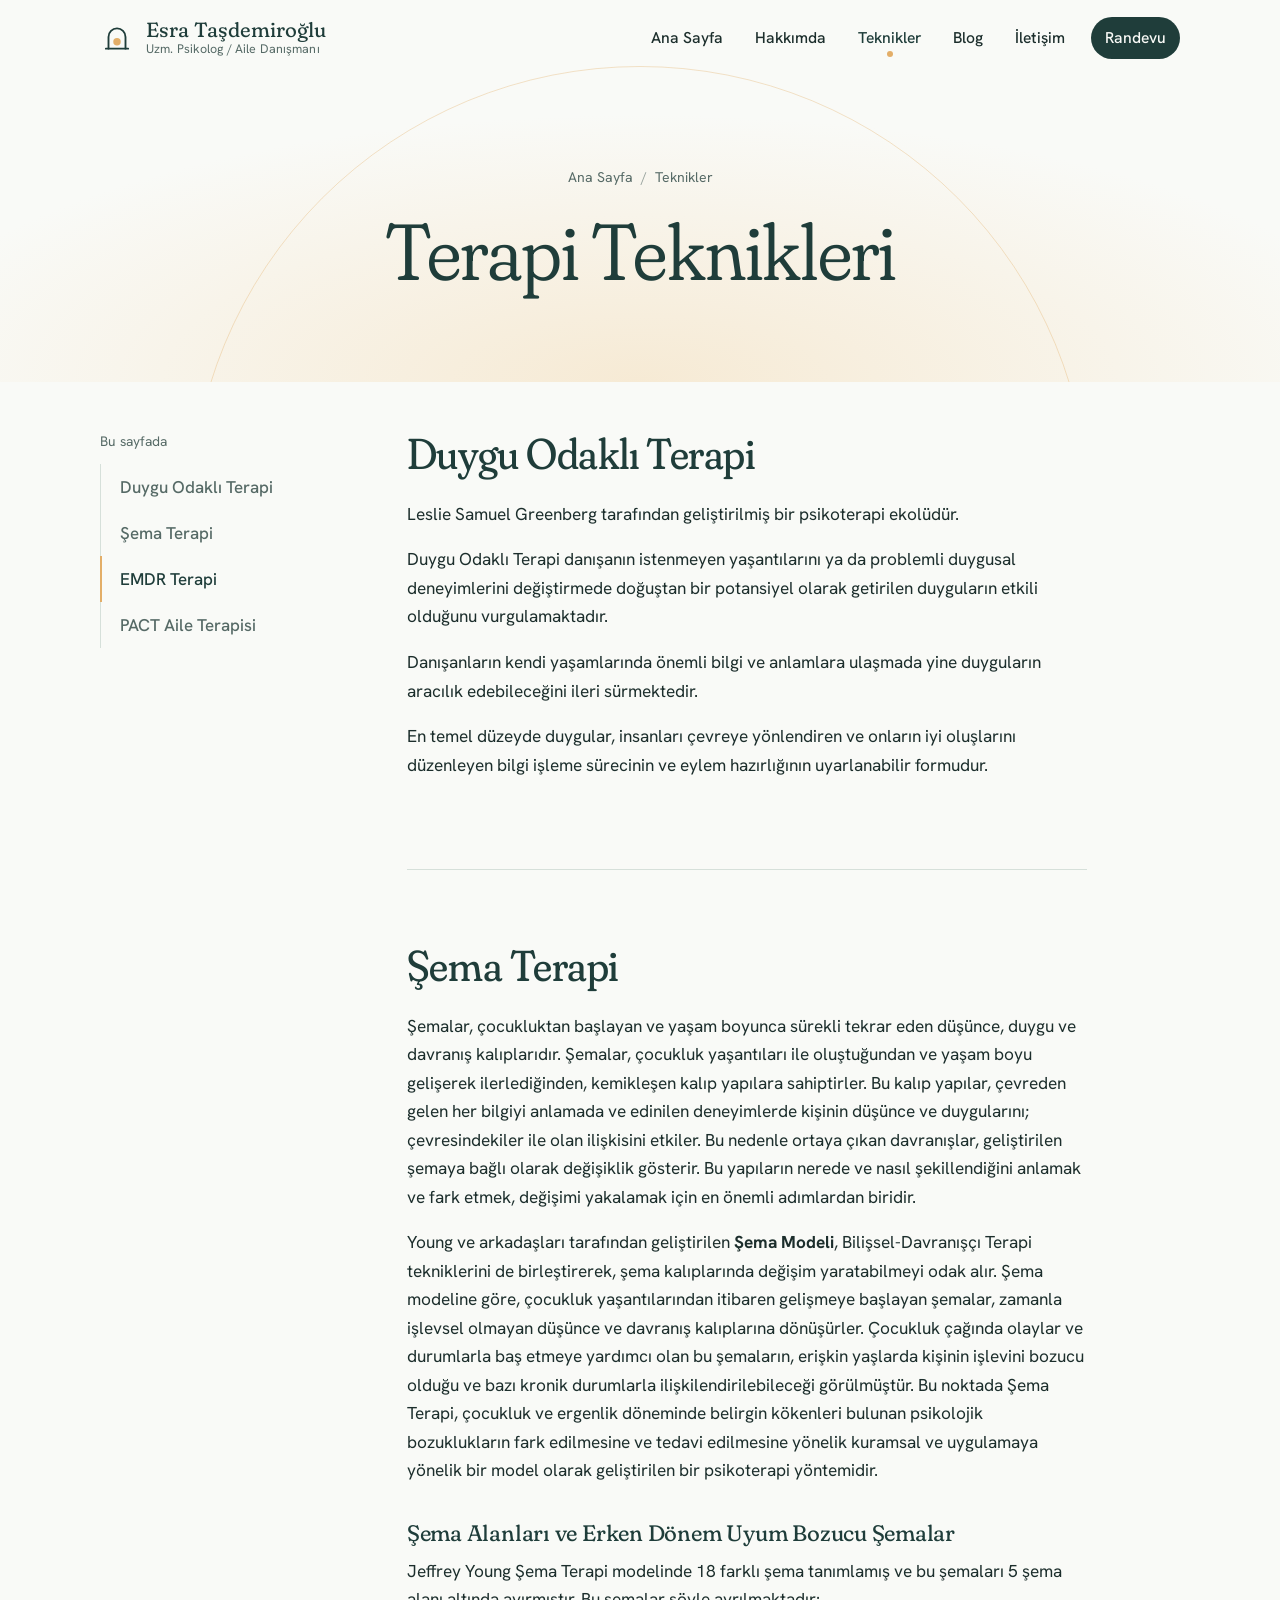
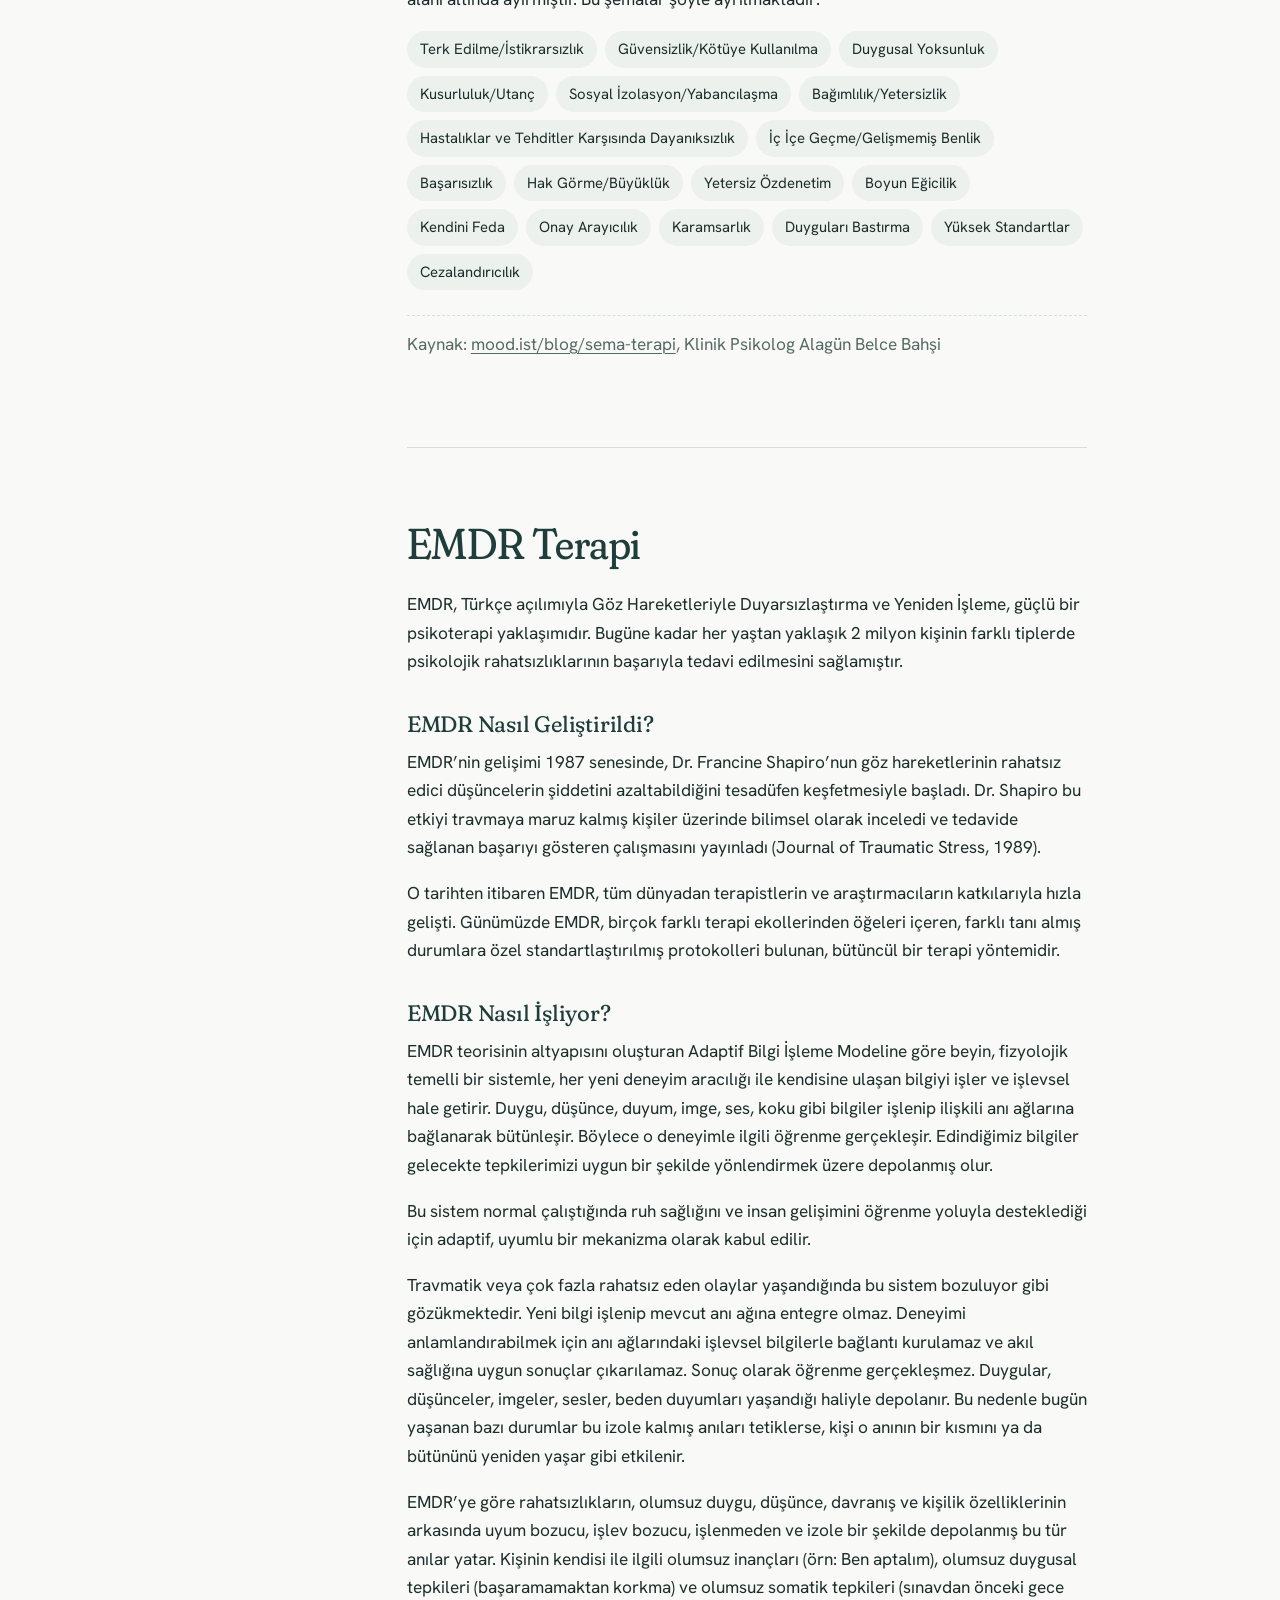
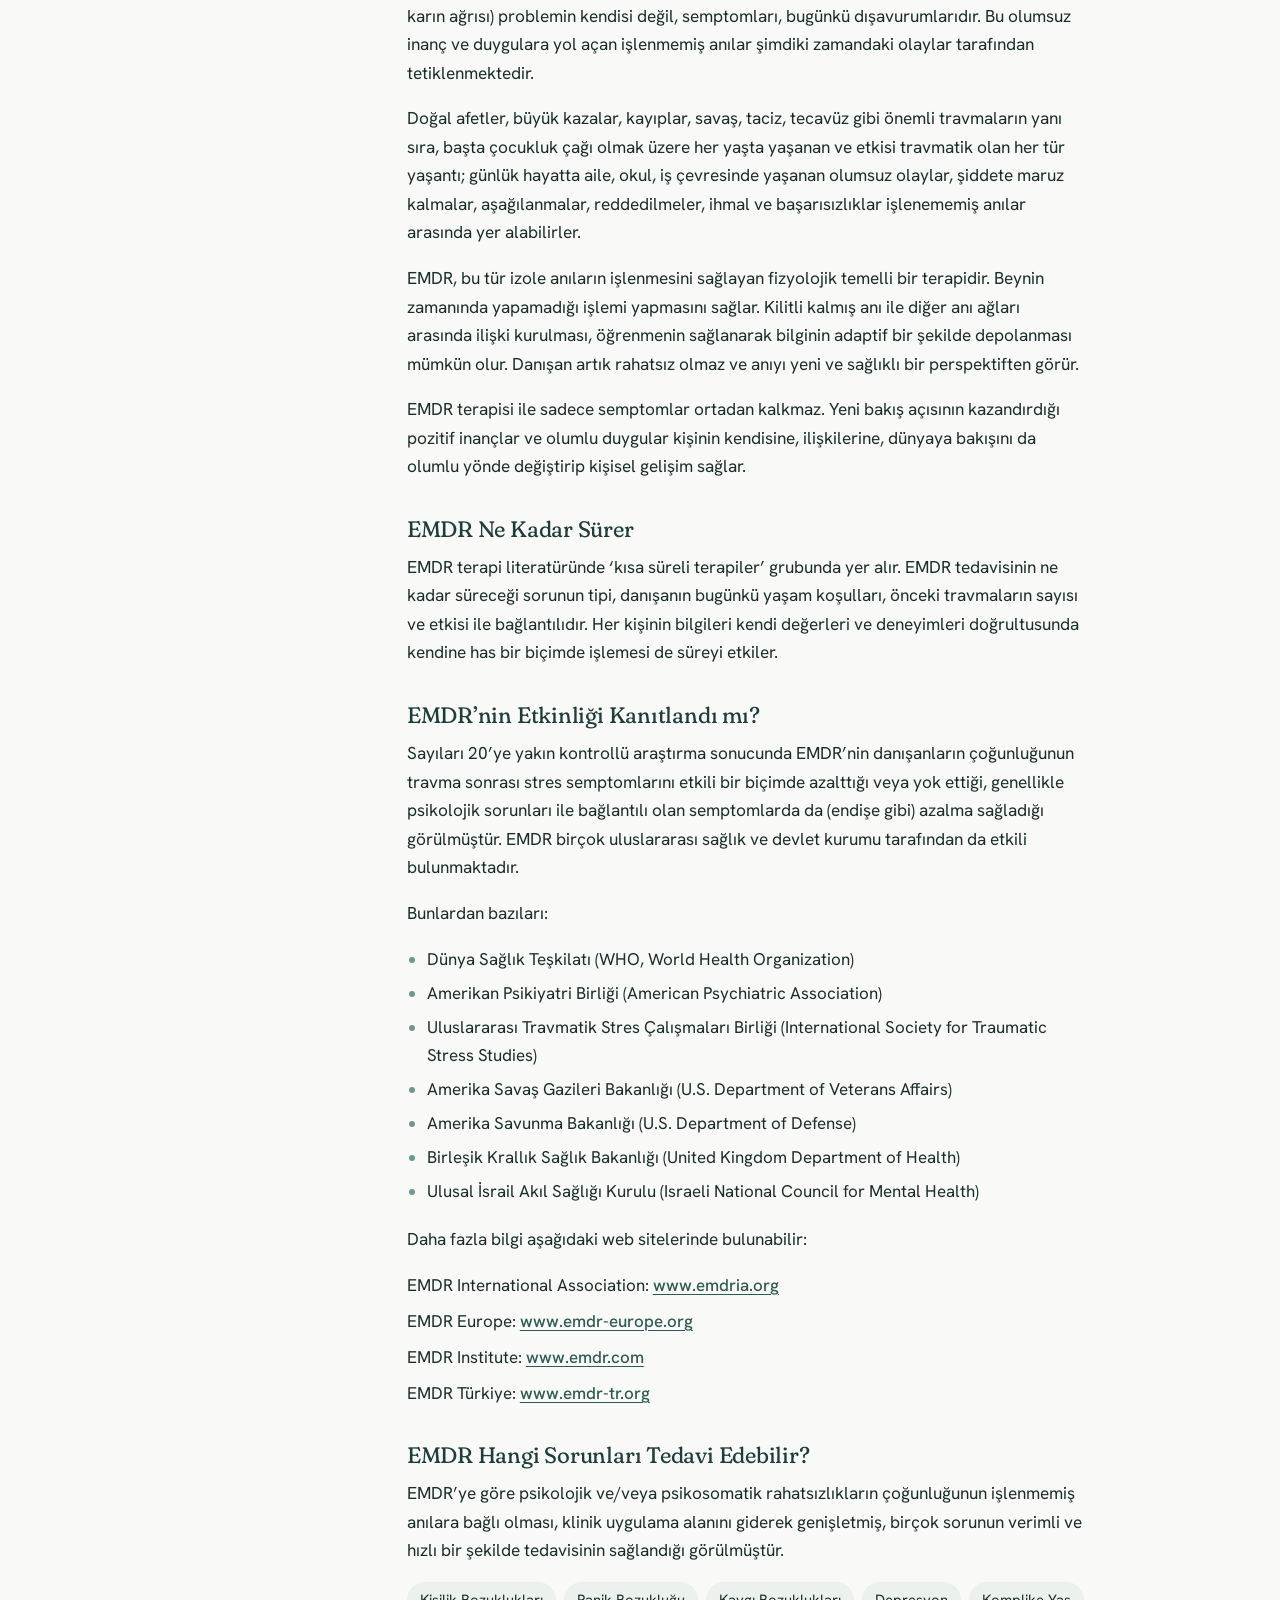
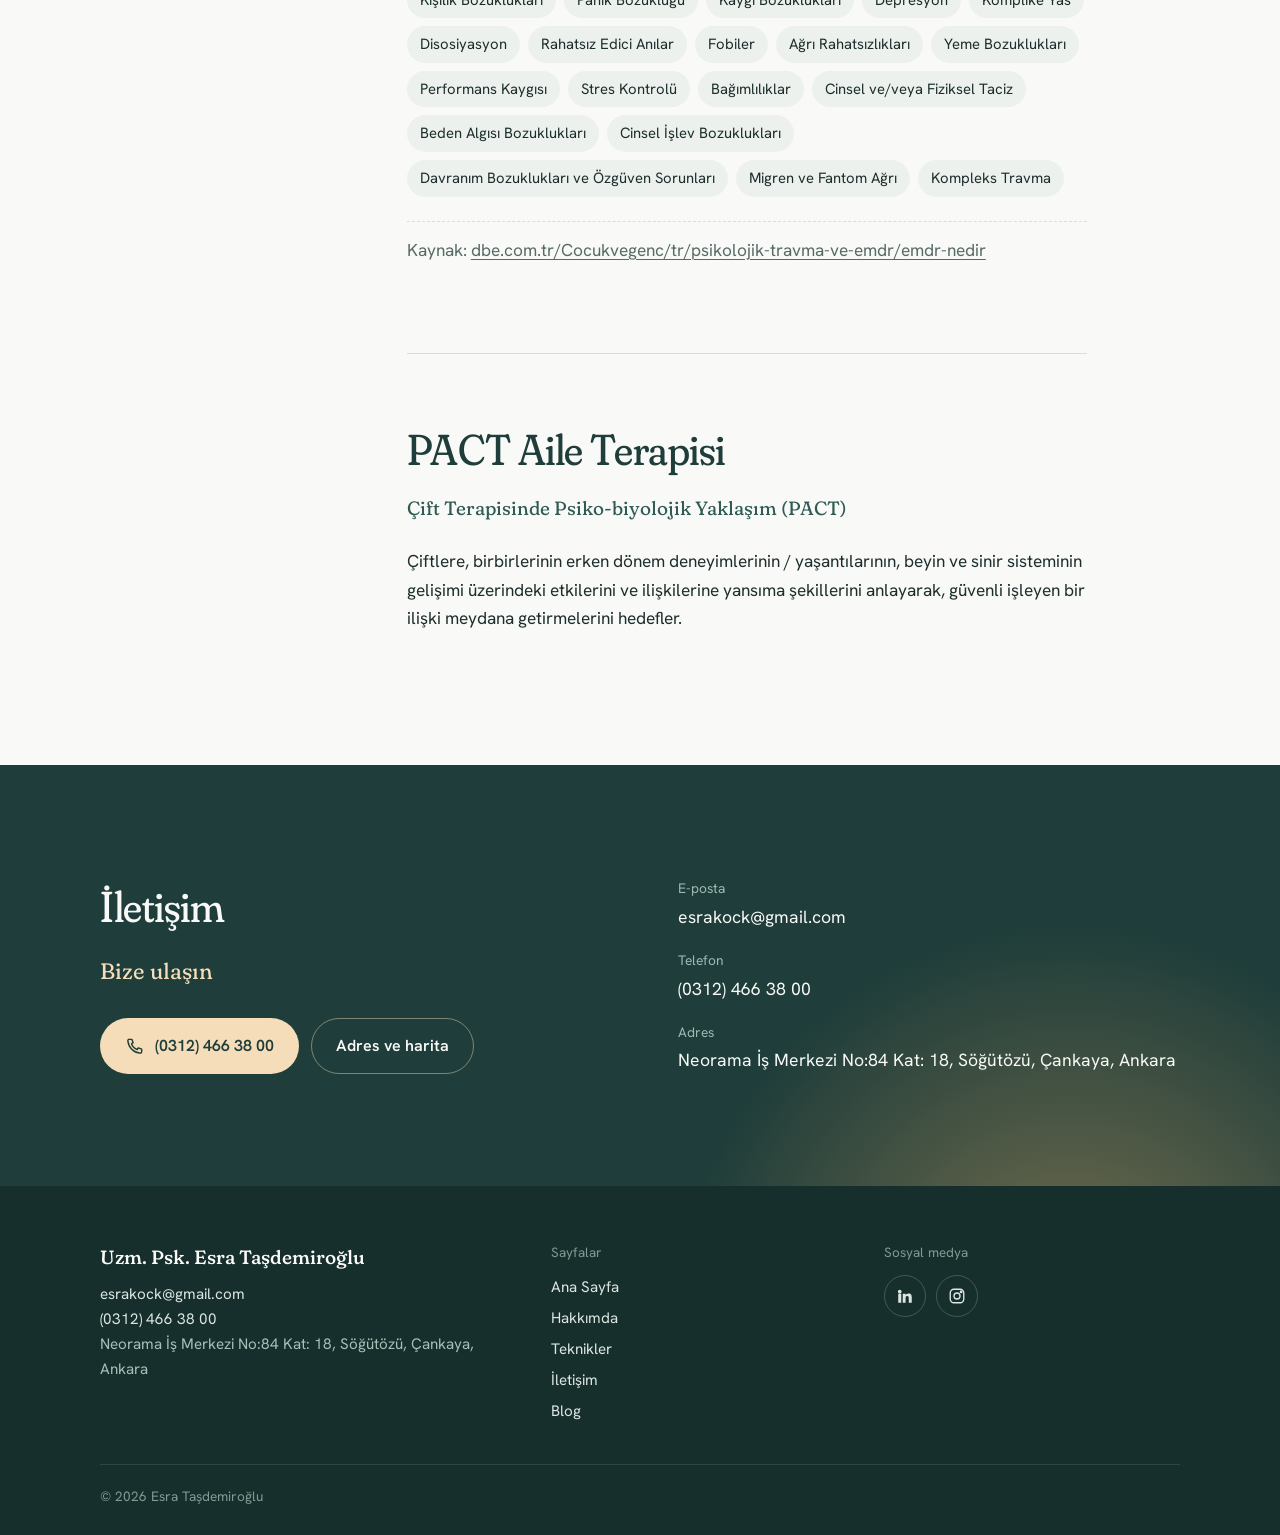
<file: teknikler.html>
<!DOCTYPE html>
<html lang="tr">
<head>
<meta charset="utf-8">
<meta name="viewport" content="width=device-width, initial-scale=1">
<title>Terapi Teknikleri: EMDR, Şema Terapi, Duygu Odaklı Terapi, PACT</title>
<meta name="description" content="Duygu Odaklı Terapi, Şema Terapi, EMDR ve PACT çift terapisi nedir, nasıl işler? Uzm. Psk. Esra Taşdemiroğlu’nun Ankara’da kullandığı terapi teknikleri.">
<meta name="robots" content="index, follow, max-image-preview:large">
<link rel="canonical" href="https://www.esratasdemiroglu.com/teknikler">
<meta name="author" content="Esra Taşdemiroğlu">
<meta name="geo.region" content="TR-06">
<meta name="geo.placename" content="Çankaya, Ankara">
<meta property="og:type" content="website">
<meta property="og:locale" content="tr_TR">
<meta property="og:site_name" content="Uzm. Psk. Esra Taşdemiroğlu">
<meta property="og:title" content="Terapi Teknikleri: EMDR, Şema Terapi, Duygu Odaklı Terapi, PACT">
<meta property="og:description" content="Duygu Odaklı Terapi, Şema Terapi, EMDR ve PACT çift terapisi nedir, nasıl işler? Uzm. Psk. Esra Taşdemiroğlu’nun Ankara’da kullandığı terapi teknikleri.">
<meta property="og:url" content="https://www.esratasdemiroglu.com/teknikler">
<meta property="og:image" content="https://www.esratasdemiroglu.com/img/og.jpg">
<meta property="og:image:width" content="1200">
<meta property="og:image:height" content="630">
<meta property="og:image:alt" content="Uzman Psikolog ve Aile Danışmanı Esra Taşdemiroğlu">
<meta name="twitter:card" content="summary_large_image">
<meta name="twitter:title" content="Terapi Teknikleri: EMDR, Şema Terapi, Duygu Odaklı Terapi, PACT">
<meta name="twitter:description" content="Duygu Odaklı Terapi, Şema Terapi, EMDR ve PACT çift terapisi nedir, nasıl işler? Uzm. Psk. Esra Taşdemiroğlu’nun Ankara’da kullandığı terapi teknikleri.">
<meta name="twitter:image" content="https://www.esratasdemiroglu.com/img/og.jpg">
<meta name="theme-color" content="#1F3D3A">
<link rel="icon" href="/favicon.ico" sizes="48x48">
<link rel="icon" href="img/favicon.svg" type="image/svg+xml">
<link rel="apple-touch-icon" href="img/apple-touch-icon.png">
<link rel="manifest" href="site.webmanifest">
<link rel="preconnect" href="https://fonts.googleapis.com">
<link rel="preconnect" href="https://fonts.gstatic.com" crossorigin>
<link href="https://fonts.googleapis.com/css2?family=Fraunces:opsz,wght,SOFT@9..144,300..600,0..100&amp;family=Hanken+Grotesk:wght@400;500;600&amp;display=swap" rel="stylesheet">
<link rel="stylesheet" href="style.css">
<script>document.documentElement.classList.add('js')</script>
<script type="application/ld+json">{"@context":"https://schema.org","@graph":[{"@type":"WebSite","@id":"https://www.esratasdemiroglu.com/#site","url":"https://www.esratasdemiroglu.com/","name":"Uzm. Psk. Esra Taşdemiroğlu","inLanguage":"tr-TR","publisher":{"@id":"https://www.esratasdemiroglu.com/#muayenehane"}},{"@type":"Psychologist","@id":"https://www.esratasdemiroglu.com/#muayenehane","name":"Uzm. Psk. Esra Taşdemiroğlu","description":"Uzman Psikolog ve Aile Danışmanı. Ankara Söğütözü'nde yüz yüze veya online psikolojik danışmanlık; yetişkin ve çift terapisi.","url":"https://www.esratasdemiroglu.com/","image":["https://www.esratasdemiroglu.com/img/esra-tasdemiroglu-portre.jpg","https://www.esratasdemiroglu.com/img/og.jpg"],"logo":"https://www.esratasdemiroglu.com/img/icon-512.png","telephone":"+903124663800","email":"esrakock@gmail.com","address":{"@type":"PostalAddress","streetAddress":"Neorama İş Merkezi No:84 Kat: 18, Söğütözü","addressLocality":"Çankaya","addressRegion":"Ankara","addressCountry":"TR"},"hasMap":"https://www.google.com/maps/search/?api=1&query=Neorama+%C4%B0%C5%9F+Merkezi+S%C3%B6%C4%9F%C3%BCt%C3%B6z%C3%BC+Ankara","areaServed":[{"@type":"City","name":"Ankara"},{"@type":"Country","name":"Türkiye"}],"availableService":[{"@type":"MedicalTherapy","name":"Bireysel terapi"},{"@type":"MedicalTherapy","name":"Çift terapisi"},{"@type":"MedicalTherapy","name":"Aile danışmanlığı"},{"@type":"MedicalTherapy","name":"Evlilik öncesi danışmanlık"},{"@type":"MedicalTherapy","name":"Online psikolojik danışmanlık"},{"@type":"MedicalTherapy","name":"Duygu Odaklı Terapi"},{"@type":"MedicalTherapy","name":"Şema Terapi"},{"@type":"MedicalTherapy","name":"EMDR"},{"@type":"MedicalTherapy","name":"PACT"}],"employee":{"@id":"https://www.esratasdemiroglu.com/#esra"},"sameAs":["https://www.linkedin.com/in/esra-ta%C5%9Fdemiro%C4%9Flu-362734139/","https://www.instagram.com/psikolog_esratasdemiroglu"]},{"@type":"Person","@id":"https://www.esratasdemiroglu.com/#esra","name":"Esra Taşdemiroğlu","honorificPrefix":"Uzm. Psk.","jobTitle":"Uzman Psikolog / Aile Danışmanı","description":"Yetişkin ve çift terapisti. Ankara'da yüz yüze ve online psikolojik danışmanlık.","image":"https://www.esratasdemiroglu.com/img/esra-tasdemiroglu-portre.jpg","url":"https://www.esratasdemiroglu.com/hakkimda","email":"mailto:esrakock@gmail.com","telephone":"+903124663800","worksFor":{"@id":"https://www.esratasdemiroglu.com/#muayenehane"},"alumniOf":[{"@type":"CollegeOrUniversity","name":"Ufuk Üniversitesi"},{"@type":"CollegeOrUniversity","name":"Ankara Üniversitesi"}],"knowsAbout":["Bireysel terapi","Çift terapisi","Aile danışmanlığı","Evlilik öncesi danışmanlık","Duygu Odaklı Terapi","Şema Terapi","EMDR","PACT","Depresyon","Kaygı","Kayıp ve yas","Boşanma süreci"],"knowsLanguage":"tr","sameAs":["https://www.linkedin.com/in/esra-ta%C5%9Fdemiro%C4%9Flu-362734139/","https://www.instagram.com/psikolog_esratasdemiroglu"]},{"@type":"MedicalWebPage","@id":"https://www.esratasdemiroglu.com/teknikler#sayfa","url":"https://www.esratasdemiroglu.com/teknikler","name":"Terapi Teknikleri: EMDR, Şema Terapi, Duygu Odaklı Terapi, PACT","description":"Duygu Odaklı Terapi, Şema Terapi, EMDR ve PACT çift terapisi nedir, nasıl işler? Uzm. Psk. Esra Taşdemiroğlu’nun Ankara’da kullandığı terapi teknikleri.","inLanguage":"tr-TR","isPartOf":{"@id":"https://www.esratasdemiroglu.com/#site"},"primaryImageOfPage":"https://www.esratasdemiroglu.com/img/og.jpg","about":[{"@type":"MedicalTherapy","name":"Duygu Odaklı Terapi","url":"https://www.esratasdemiroglu.com/teknikler#duygu-odakli-terapi"},{"@type":"MedicalTherapy","name":"Şema Terapi","url":"https://www.esratasdemiroglu.com/teknikler#sema-terapi"},{"@type":"MedicalTherapy","name":"EMDR (Göz Hareketleriyle Duyarsızlaştırma ve Yeniden İşleme)","url":"https://www.esratasdemiroglu.com/teknikler#emdr-terapi"},{"@type":"MedicalTherapy","name":"PACT – Çift Terapisinde Psiko-biyolojik Yaklaşım","url":"https://www.esratasdemiroglu.com/teknikler#pact"}],"breadcrumb":{"@id":"https://www.esratasdemiroglu.com/teknikler#kirinti"}},{"@type":"BreadcrumbList","itemListElement":[{"@type":"ListItem","position":1,"name":"Ana Sayfa","item":"https://www.esratasdemiroglu.com/"},{"@type":"ListItem","position":2,"name":"Teknikler","item":"https://www.esratasdemiroglu.com/teknikler"}],"@id":"https://www.esratasdemiroglu.com/teknikler#kirinti"}]}</script>
</head>
<body>
<a class="skip" href="#icerik">İçeriğe geç</a>
<header class="site-header">
  <div class="wrap bar">
    <a class="brand" href="/" aria-label="Esra Taşdemiroğlu, ana sayfa"><svg width="34" height="34" viewBox="0 0 64 64" aria-hidden="true"><path d="M16 52V30a16 16 0 0 1 32 0v22" fill="none" stroke="#1F3D3A" stroke-width="3.5" stroke-linecap="round"/><circle class="brand-sun" cx="32" cy="39" r="7" fill="#E3AE68"/><path d="M11 52h42" stroke="#1F3D3A" stroke-width="3.5" stroke-linecap="round"/></svg><span class="brand-name">Esra Taşdemiroğlu<small>Uzm. Psikolog / Aile Danışmanı</small></span></a>
    <button class="menu-btn" type="button" aria-controls="site-nav" aria-expanded="false" aria-label="Menüyü aç"><svg width="22" height="22" viewBox="0 0 24 24" fill="none" stroke="currentColor" stroke-width="1.8" stroke-linecap="round" aria-hidden="true"><path d="M4 8h16M4 16h16"/></svg></button>
    <nav class="nav" id="site-nav" aria-label="Ana menü"><ul><li><a href="/">Ana Sayfa</a></li><li><a href="/hakkimda">Hakkımda</a></li><li><a href="/teknikler" aria-current="page">Teknikler</a></li><li><a href="/blog">Blog</a></li><li><a href="/iletisim">İletişim</a></li><li class="nav-cta"><a href="/iletisim" data-tel="tel:+903124663800">Randevu</a></li></ul></nav>
  </div>
  <div class="read-progress" aria-hidden="true"></div>
</header>
<main id="icerik">
<section class="page-head">
  <div class="wrap">
    <nav class="crumbs" aria-label="Konum" data-load><a href="/">Ana Sayfa</a><span aria-hidden="true">/</span><span aria-current="page">Teknikler</span></nav>
    <h1>Terapi Teknikleri</h1>
    
  </div>
</section>
<section class="section" style="padding-top:clamp(24px,4vw,48px)">
  <div class="wrap tech-layout">
    <nav class="toc" aria-label="Bu sayfadaki teknikler" data-reveal>
      <p>Bu sayfada</p>
      <ul>
        <li><a href="#duygu-odakli-terapi">Duygu Odaklı Terapi</a></li>
        <li><a href="#sema-terapi">Şema Terapi</a></li>
        <li><a href="#emdr-terapi">EMDR Terapi</a></li>
        <li><a href="#pact">PACT Aile Terapisi</a></li>
      </ul>
    </nav>
    <div class="prose">

      <article class="technique" id="duygu-odakli-terapi" aria-labelledby="t-dot">
        <h2 id="t-dot" data-reveal>Duygu Odaklı Terapi</h2>
        <div data-reveal>
        <p>Leslie Samuel Greenberg tarafından geliştirilmiş bir psikoterapi ekolüdür.</p>
        <p>Duygu Odaklı Terapi danışanın istenmeyen yaşantılarını ya da problemli duygusal deneyimlerini değiştirmede doğuştan bir potansiyel olarak getirilen duyguların etkili olduğunu vurgulamaktadır.</p>
        <p>Danışanların kendi yaşamlarında önemli bilgi ve anlamlara ulaşmada yine duyguların aracılık edebileceğini ileri sürmektedir.</p>
        <p>En temel düzeyde duygular, insanları çevreye yönlendiren ve onların iyi oluşlarını düzenleyen bilgi işleme sürecinin ve eylem hazırlığının uyarlanabilir formudur.</p>
        </div>
      </article>

      <article class="technique" id="sema-terapi" aria-labelledby="t-sema">
        <h2 id="t-sema" data-reveal>Şema Terapi</h2>
        <div data-reveal>
        <p>Şemalar, çocukluktan başlayan ve yaşam boyunca sürekli tekrar eden düşünce, duygu ve davranış kalıplarıdır. Şemalar, çocukluk yaşantıları ile oluştuğundan ve yaşam boyu gelişerek ilerlediğinden, kemikleşen kalıp yapılara sahiptirler. Bu kalıp yapılar, çevreden gelen her bilgiyi anlamada ve edinilen deneyimlerde kişinin düşünce ve duygularını; çevresindekiler ile olan ilişkisini etkiler. Bu nedenle ortaya çıkan davranışlar, geliştirilen şemaya bağlı olarak değişiklik gösterir. Bu yapıların nerede ve nasıl şekillendiğini anlamak ve fark etmek, değişimi yakalamak için en önemli adımlardan biridir.</p>
        <p>Young ve arkadaşları tarafından geliştirilen <strong>Şema Modeli</strong>, Bilişsel-Davranışçı Terapi tekniklerini de birleştirerek, şema kalıplarında değişim yaratabilmeyi odak alır. Şema modeline göre, çocukluk yaşantılarından itibaren gelişmeye başlayan şemalar, zamanla işlevsel olmayan düşünce ve davranış kalıplarına dönüşürler. Çocukluk çağında olaylar ve durumlarla baş etmeye yardımcı olan bu şemaların, erişkin yaşlarda kişinin işlevini bozucu olduğu ve bazı kronik durumlarla ilişkilendirilebileceği görülmüştür. Bu noktada Şema Terapi, çocukluk ve ergenlik döneminde belirgin kökenleri bulunan psikolojik bozuklukların fark edilmesine ve tedavi edilmesine yönelik kuramsal ve uygulamaya yönelik bir model olarak geliştirilen bir psikoterapi yöntemidir.</p>
        </div>
        <h3 data-reveal>Şema Alanları ve Erken Dönem Uyum Bozucu Şemalar</h3>
        <div data-reveal>
        <p>Jeffrey Young Şema Terapi modelinde 18 farklı şema tanımlamış ve bu şemaları 5 şema alanı altında ayırmıştır. Bu şemalar şöyle ayrılmaktadır:</p>
        <ul class="schemas"><li>Terk Edilme/İstikrarsızlık</li><li>Güvensizlik/Kötüye Kullanılma</li><li>Duygusal Yoksunluk</li><li>Kusurluluk/Utanç</li><li>Sosyal İzolasyon/Yabancılaşma</li><li>Bağımlılık/Yetersizlik</li><li>Hastalıklar ve Tehditler Karşısında Dayanıksızlık</li><li>İç İçe Geçme/Gelişmemiş Benlik</li><li>Başarısızlık</li><li>Hak Görme/Büyüklük</li><li>Yetersiz Özdenetim</li><li>Boyun Eğicilik</li><li>Kendini Feda</li><li>Onay Arayıcılık</li><li>Karamsarlık</li><li>Duyguları Bastırma</li><li>Yüksek Standartlar</li><li>Cezalandırıcılık</li></ul>
        <p class="source">Kaynak: <a href="http://mood.ist/blog/sema-terapi/" target="_blank" rel="noopener">mood.ist/blog/sema-terapi</a>, Klinik Psikolog Alagün Belce Bahşi</p>
        </div>
      </article>

      <article class="technique" id="emdr-terapi" aria-labelledby="t-emdr">
        <h2 id="t-emdr" data-reveal>EMDR Terapi</h2>
        <div data-reveal>
        <p>EMDR, Türkçe açılımıyla Göz Hareketleriyle Duyarsızlaştırma ve Yeniden İşleme, güçlü bir psikoterapi yaklaşımıdır. Bugüne kadar her yaştan yaklaşık 2 milyon kişinin farklı tiplerde psikolojik rahatsızlıklarının başarıyla tedavi edilmesini sağlamıştır.</p>
        </div>
        <h3 data-reveal>EMDR Nasıl Geliştirildi?</h3>
        <div data-reveal>
        <p>EMDR’nin gelişimi 1987 senesinde, Dr. Francine Shapiro’nun göz hareketlerinin rahatsız edici düşüncelerin şiddetini azaltabildiğini tesadüfen keşfetmesiyle başladı. Dr. Shapiro bu etkiyi travmaya maruz kalmış kişiler üzerinde bilimsel olarak inceledi ve tedavide sağlanan başarıyı gösteren çalışmasını yayınladı (Journal of Traumatic Stress, 1989).</p>
        <p>O tarihten itibaren EMDR, tüm dünyadan terapistlerin ve araştırmacıların katkılarıyla hızla gelişti. Günümüzde EMDR, birçok farklı terapi ekollerinden öğeleri içeren, farklı tanı almış durumlara özel standartlaştırılmış protokolleri bulunan, bütüncül bir terapi yöntemidir.</p>
        </div>
        <h3 data-reveal>EMDR Nasıl İşliyor?</h3>
        <div data-reveal>
        <p>EMDR teorisinin altyapısını oluşturan Adaptif Bilgi İşleme Modeline göre beyin, fizyolojik temelli bir sistemle, her yeni deneyim aracılığı ile kendisine ulaşan bilgiyi işler ve işlevsel hale getirir. Duygu, düşünce, duyum, imge, ses, koku gibi bilgiler işlenip ilişkili anı ağlarına bağlanarak bütünleşir. Böylece o deneyimle ilgili öğrenme gerçekleşir. Edindiğimiz bilgiler gelecekte tepkilerimizi uygun bir şekilde yönlendirmek üzere depolanmış olur.</p>
        <p>Bu sistem normal çalıştığında ruh sağlığını ve insan gelişimini öğrenme yoluyla desteklediği için adaptif, uyumlu bir mekanizma olarak kabul edilir.</p>
        <p>Travmatik veya çok fazla rahatsız eden olaylar yaşandığında bu sistem bozuluyor gibi gözükmektedir. Yeni bilgi işlenip mevcut anı ağına entegre olmaz. Deneyimi anlamlandırabilmek için anı ağlarındaki işlevsel bilgilerle bağlantı kurulamaz ve akıl sağlığına uygun sonuçlar çıkarılamaz. Sonuç olarak öğrenme gerçekleşmez. Duygular, düşünceler, imgeler, sesler, beden duyumları yaşandığı haliyle depolanır. Bu nedenle bugün yaşanan bazı durumlar bu izole kalmış anıları tetiklerse, kişi o anının bir kısmını ya da bütününü yeniden yaşar gibi etkilenir.</p>
        <p>EMDR’ye göre rahatsızlıkların, olumsuz duygu, düşünce, davranış ve kişilik özelliklerinin arkasında uyum bozucu, işlev bozucu, işlenmeden ve izole bir şekilde depolanmış bu tür anılar yatar. Kişinin kendisi ile ilgili olumsuz inançları (örn: Ben aptalım), olumsuz duygusal tepkileri (başaramamaktan korkma) ve olumsuz somatik tepkileri (sınavdan önceki gece karın ağrısı) problemin kendisi değil, semptomları, bugünkü dışavurumlarıdır. Bu olumsuz inanç ve duygulara yol açan işlenmemiş anılar şimdiki zamandaki olaylar tarafından tetiklenmektedir.</p>
        <p>Doğal afetler, büyük kazalar, kayıplar, savaş, taciz, tecavüz gibi önemli travmaların yanı sıra, başta çocukluk çağı olmak üzere her yaşta yaşanan ve etkisi travmatik olan her tür yaşantı; günlük hayatta aile, okul, iş çevresinde yaşanan olumsuz olaylar, şiddete maruz kalmalar, aşağılanmalar, reddedilmeler, ihmal ve başarısızlıklar işlenememiş anılar arasında yer alabilirler.</p>
        <p>EMDR, bu tür izole anıların işlenmesini sağlayan fizyolojik temelli bir terapidir. Beynin zamanında yapamadığı işlemi yapmasını sağlar. Kilitli kalmış anı ile diğer anı ağları arasında ilişki kurulması, öğrenmenin sağlanarak bilginin adaptif bir şekilde depolanması mümkün olur. Danışan artık rahatsız olmaz ve anıyı yeni ve sağlıklı bir perspektiften görür.</p>
        <p>EMDR terapisi ile sadece semptomlar ortadan kalkmaz. Yeni bakış açısının kazandırdığı pozitif inançlar ve olumlu duygular kişinin kendisine, ilişkilerine, dünyaya bakışını da olumlu yönde değiştirip kişisel gelişim sağlar.</p>
        </div>
        <h3 data-reveal>EMDR Ne Kadar Sürer</h3>
        <div data-reveal>
        <p>EMDR terapi literatüründe ‘kısa süreli terapiler’ grubunda yer alır. EMDR tedavisinin ne kadar süreceği sorunun tipi, danışanın bugünkü yaşam koşulları, önceki travmaların sayısı ve etkisi ile bağlantılıdır. Her kişinin bilgileri kendi değerleri ve deneyimleri doğrultusunda kendine has bir biçimde işlemesi de süreyi etkiler.</p>
        </div>
        <h3 data-reveal>EMDR’nin Etkinliği Kanıtlandı mı?</h3>
        <div data-reveal>
        <p>Sayıları 20’ye yakın kontrollü araştırma sonucunda EMDR’nin danışanların çoğunluğunun travma sonrası stres semptomlarını etkili bir biçimde azalttığı veya yok ettiği, genellikle psikolojik sorunları ile bağlantılı olan semptomlarda da (endişe gibi) azalma sağladığı görülmüştür. EMDR birçok uluslararası sağlık ve devlet kurumu tarafından da etkili bulunmaktadır.</p>
        <p>Bunlardan bazıları:</p>
        <ul class="plain-list"><li>Dünya Sağlık Teşkilatı (WHO, World Health Organization)</li><li>Amerikan Psikiyatri Birliği (American Psychiatric Association)</li><li>Uluslararası Travmatik Stres Çalışmaları Birliği (International Society for Traumatic Stress Studies)</li><li>Amerika Savaş Gazileri Bakanlığı (U.S. Department of Veterans Affairs)</li><li>Amerika Savunma Bakanlığı (U.S. Department of Defense)</li><li>Birleşik Krallık Sağlık Bakanlığı (United Kingdom Department of Health)</li><li>Ulusal İsrail Akıl Sağlığı Kurulu (Israeli National Council for Mental Health)</li></ul>
        <p>Daha fazla bilgi aşağıdaki web sitelerinde bulunabilir:</p>
        <ul class="link-list"><li>EMDR International Association: <a href="https://www.emdria.org" target="_blank" rel="noopener">www.emdria.org</a></li><li>EMDR Europe: <a href="https://www.emdr-europe.org" target="_blank" rel="noopener">www.emdr-europe.org</a></li><li>EMDR Institute: <a href="https://www.emdr.com" target="_blank" rel="noopener">www.emdr.com</a></li><li>EMDR Türkiye: <a href="https://www.emdr-tr.org" target="_blank" rel="noopener">www.emdr-tr.org</a></li></ul>
        </div>
        <h3 data-reveal>EMDR Hangi Sorunları Tedavi Edebilir?</h3>
        <div data-reveal>
        <p>EMDR’ye göre psikolojik ve/veya psikosomatik rahatsızlıkların çoğunluğunun işlenmemiş anılara bağlı olması, klinik uygulama alanını giderek genişletmiş, birçok sorunun verimli ve hızlı bir şekilde tedavisinin sağlandığı görülmüştür.</p>
        <ul class="schemas"><li>Kişilik Bozuklukları</li><li>Panik Bozukluğu</li><li>Kaygı Bozuklukları</li><li>Depresyon</li><li>Komplike Yas</li><li>Disosiyasyon</li><li>Rahatsız Edici Anılar</li><li>Fobiler</li><li>Ağrı Rahatsızlıkları</li><li>Yeme Bozuklukları</li><li>Performans Kaygısı</li><li>Stres Kontrolü</li><li>Bağımlılıklar</li><li>Cinsel ve/veya Fiziksel Taciz</li><li>Beden Algısı Bozuklukları</li><li>Cinsel İşlev Bozuklukları</li><li>Davranım Bozuklukları ve Özgüven Sorunları</li><li>Migren ve Fantom Ağrı</li><li>Kompleks Travma</li></ul>
        <p class="source">Kaynak: <a href="https://www.dbe.com.tr/Cocukvegenc/tr/psikolojik-travma-ve-emdr/emdr-nedir/" target="_blank" rel="noopener">dbe.com.tr/Cocukvegenc/tr/psikolojik-travma-ve-emdr/emdr-nedir</a></p>
        </div>
      </article>

      <article class="technique" id="pact" aria-labelledby="t-pact">
        <h2 id="t-pact" data-reveal>PACT Aile Terapisi</h2>
        <div data-reveal>
        <p class="kicker">Çift Terapisinde Psiko-biyolojik Yaklaşım (PACT)</p>
        <p>Çiftlere, birbirlerinin erken dönem deneyimlerinin / yaşantılarının, beyin ve sinir sisteminin gelişimi üzerindeki etkilerini ve ilişkilerine yansıma şekillerini anlayarak, güvenli işleyen bir ilişki meydana getirmelerini hedefler.</p>
        </div>
      </article>

    </div>
  </div>
</section>
<section class="contact-band" aria-labelledby="h-iletisim">
  <div class="wrap band-grid">
    <div data-reveal>
      <h2 id="h-iletisim">İletişim</h2>
      <p class="sub">Bize ulaşın</p>
      <div class="actions">
        <a class="btn btn-light" href="tel:+903124663800"><svg width="20" height="20" viewBox="0 0 24 24" fill="none" stroke="currentColor" stroke-width="1.7" stroke-linecap="round" stroke-linejoin="round" aria-hidden="true"><path d="M5 4h3.2l1.6 4-2 1.3a11 11 0 0 0 6.9 6.9l1.3-2 4 1.6V19a1.6 1.6 0 0 1-1.7 1.6A16.3 16.3 0 0 1 3.4 5.7 1.6 1.6 0 0 1 5 4z"/></svg>(0312) 466 38 00</a>
        <a class="btn btn-outline-light" href="/iletisim">Adres ve harita</a>
      </div>
    </div>
    <dl data-reveal style="--d:.12s">
      <div><dt>E-posta</dt><dd><a href="mailto:esrakock@gmail.com">esrakock@gmail.com</a></dd></div>
      <div><dt>Telefon</dt><dd><a href="tel:+903124663800">(0312) 466 38 00</a></dd></div>
      <div><dt>Adres</dt><dd>Neorama İş Merkezi No:84 Kat: 18, Söğütözü, Çankaya, Ankara</dd></div>
    </dl>
  </div>
</section>
</main>
<footer class="site-footer">
  <div class="wrap">
    <div class="foot-grid">
      <div>
        <strong>Uzm. Psk. Esra Taşdemiroğlu</strong>
        <address>
          <a href="mailto:esrakock@gmail.com">esrakock@gmail.com</a><br>
          <a href="tel:+903124663800">(0312) 466 38 00</a><br>
          Neorama İş Merkezi No:84 Kat: 18, Söğütözü, Çankaya, Ankara
        </address>
      </div>
      <nav aria-label="Alt menü">
        <p class="foot-title">Sayfalar</p>
        <ul class="foot-nav"><li><a href="/">Ana Sayfa</a></li><li><a href="/hakkimda">Hakkımda</a></li><li><a href="/teknikler">Teknikler</a></li><li><a href="/iletisim">İletişim</a></li><li><a href="/blog">Blog</a></li></ul>
      </nav>
      <div>
        <p class="foot-title">Sosyal medya</p>
        <div class="social">
          <a href="https://www.linkedin.com/in/esra-ta%C5%9Fdemiro%C4%9Flu-362734139/" target="_blank" rel="noopener" aria-label="LinkedIn"><svg width="18" height="18" viewBox="0 0 24 24" fill="currentColor" aria-hidden="true"><path d="M4.98 3.5a2.5 2.5 0 1 1 0 5 2.5 2.5 0 0 1 0-5zM3 9h4v12H3zM9 9h3.8v1.7h.05c.53-1 1.84-2.05 3.78-2.05C20.6 8.65 21 11.2 21 14.5V21h-4v-5.8c0-1.4-.03-3.2-1.95-3.2-1.96 0-2.25 1.52-2.25 3.1V21H9z"/></svg></a>
          <a href="https://www.instagram.com/psikolog_esratasdemiroglu" target="_blank" rel="noopener" aria-label="Instagram"><svg width="18" height="18" viewBox="0 0 24 24" fill="none" stroke="currentColor" stroke-width="1.8" aria-hidden="true"><rect x="3" y="3" width="18" height="18" rx="5"/><circle cx="12" cy="12" r="4"/><circle cx="17.5" cy="6.5" r="1" fill="currentColor"/></svg></a>
        </div>
      </div>
    </div>
    <p class="copy">© <span id="yil">2026</span> Esra Taşdemiroğlu</p>
  </div>
</footer>
<button class="to-top" type="button" aria-label="Sayfanın başına dön"><svg width="20" height="20" viewBox="0 0 24 24" fill="none" stroke="currentColor" stroke-width="1.8" stroke-linecap="round" stroke-linejoin="round" aria-hidden="true"><path d="M12 19V5M6 11l6-6 6 6"/></svg></button>
<script src="script.js" defer></script>
</body>
</html>
</file>
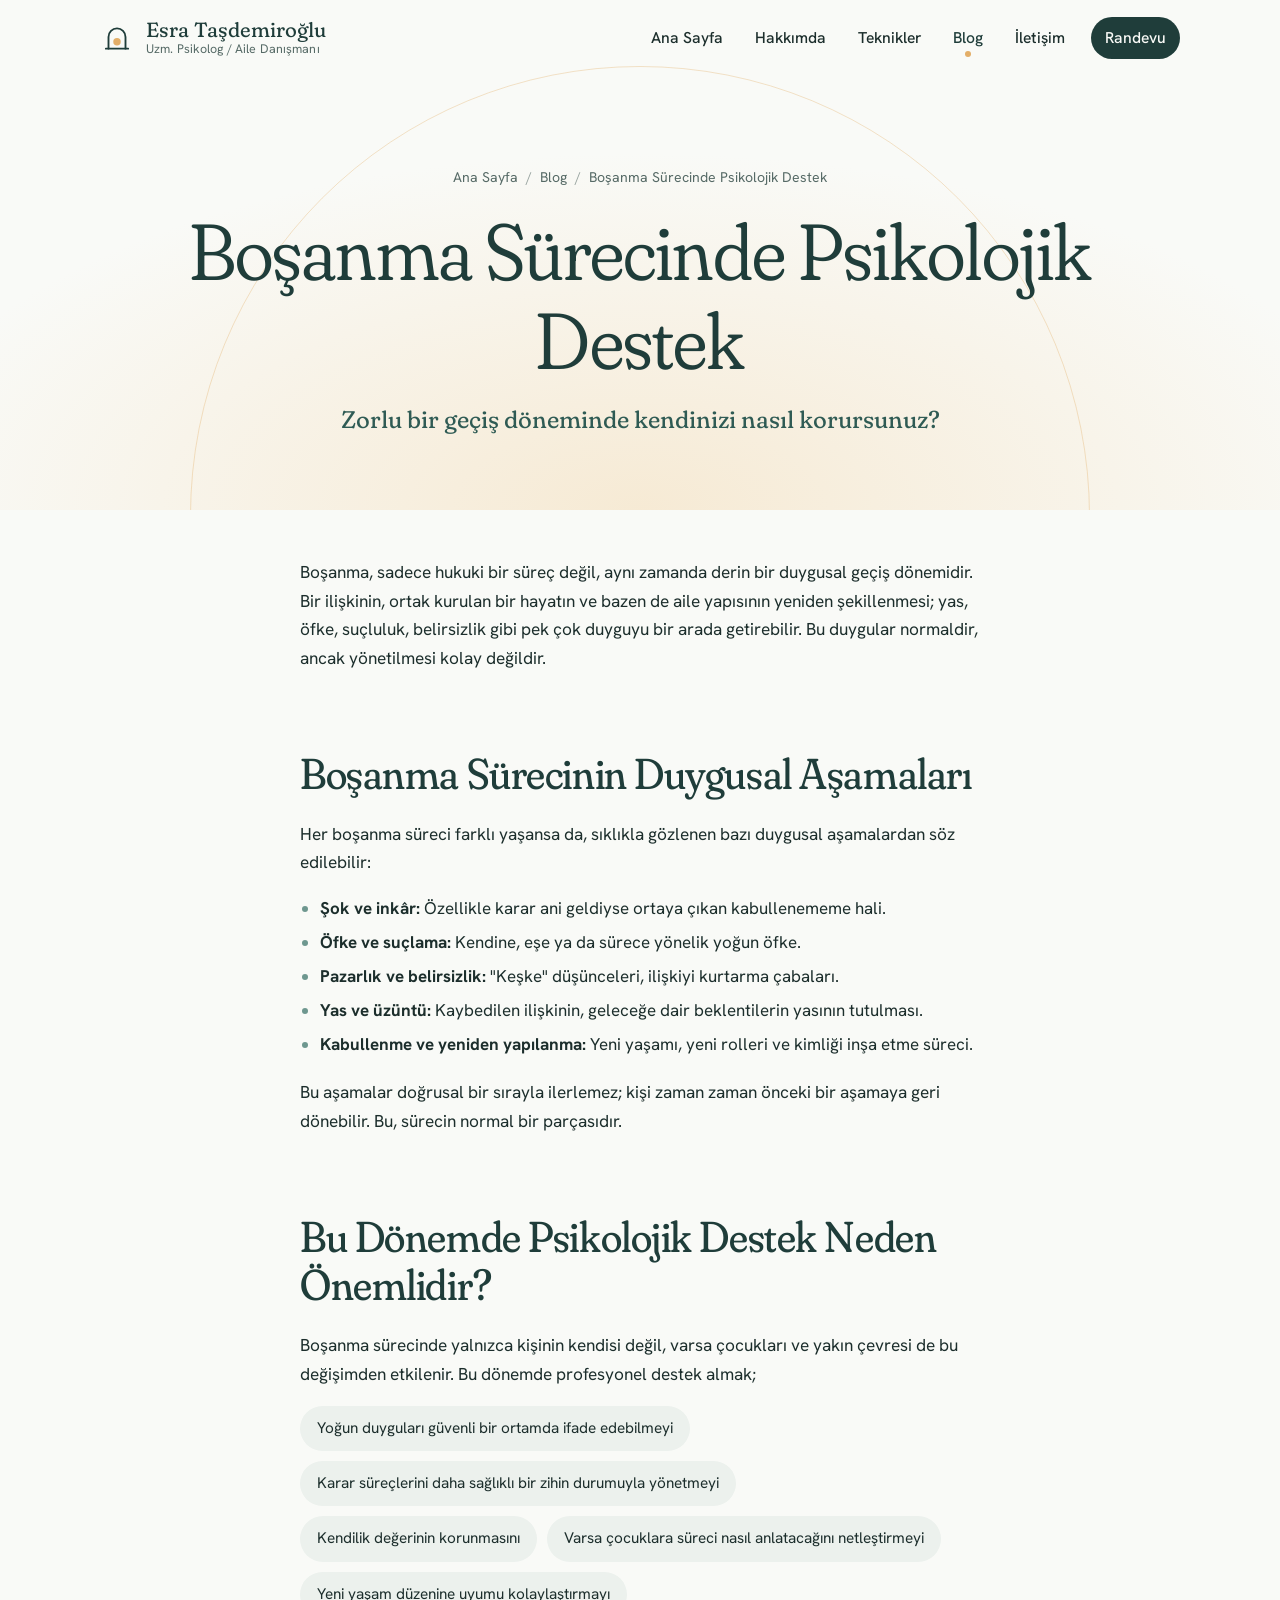
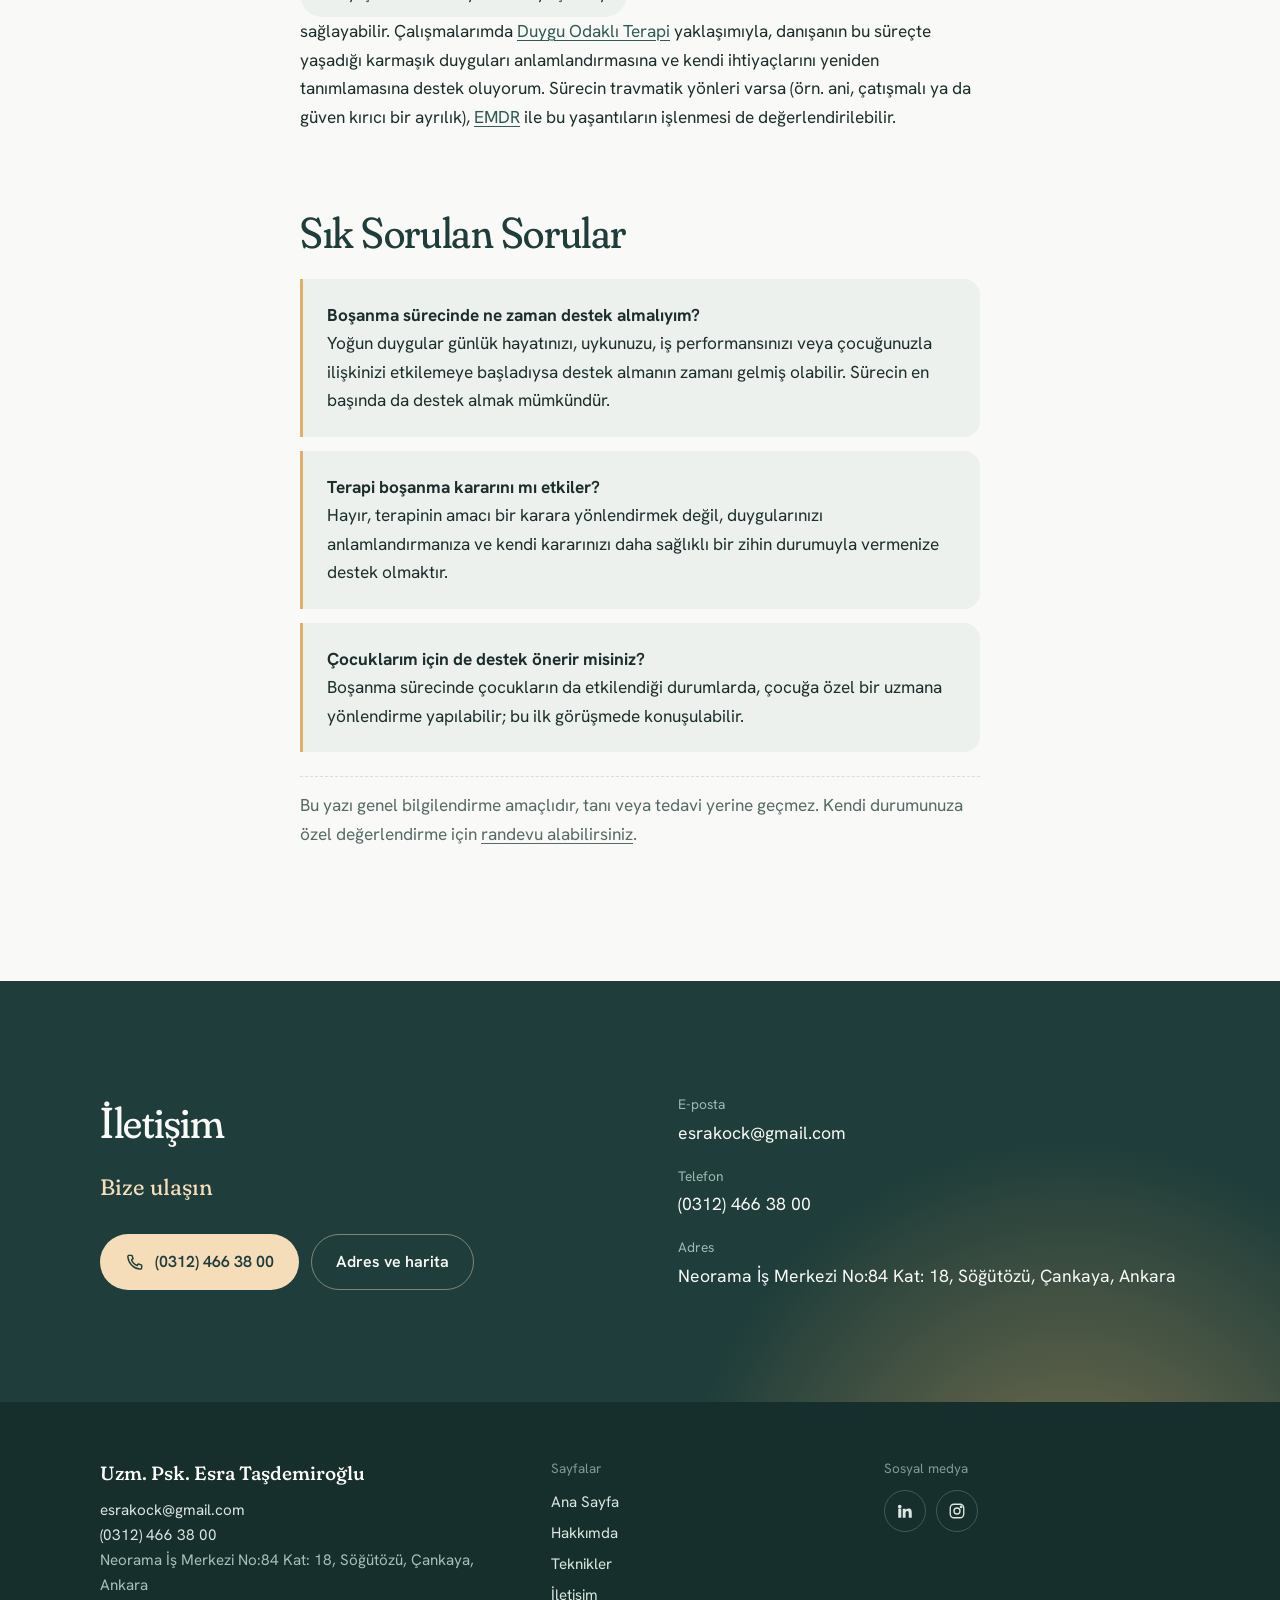
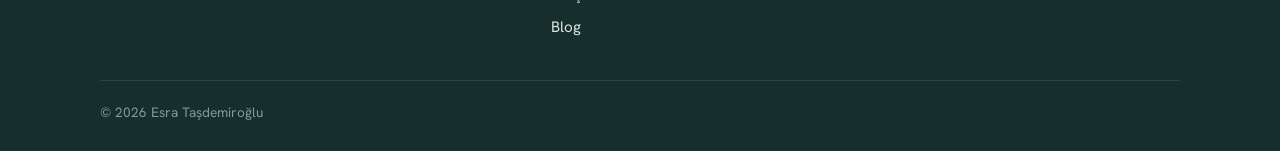
<file: blog/bosanma-surecinde-psikolojik-destek.html>
<!DOCTYPE html>
<html lang="tr">
<head>
<meta charset="utf-8">
<meta name="viewport" content="width=device-width, initial-scale=1">
<title>Boşanma Sürecinde Psikolojik Destek Neden Önemli? | Uzm. Psk. Esra Taşdemiroğlu</title>
<meta name="description" content="Boşanma sürecinin duygusal aşamaları nelerdir? Bu zorlu dönemde psikolojik destek almanın önemi ve Ankara'da terapi ile nasıl bir yol izlendiği.">
<meta name="robots" content="index, follow, max-image-preview:large">
<link rel="canonical" href="https://www.esratasdemiroglu.com/blog/bosanma-surecinde-psikolojik-destek">
<meta name="author" content="Esra Taşdemiroğlu">
<meta name="geo.region" content="TR-06">
<meta name="geo.placename" content="Çankaya, Ankara">
<meta property="og:type" content="article">
<meta property="og:locale" content="tr_TR">
<meta property="og:site_name" content="Uzm. Psk. Esra Taşdemiroğlu">
<meta property="og:title" content="Boşanma Sürecinde Psikolojik Destek Neden Önemli?">
<meta property="og:description" content="Boşanma sürecinin duygusal aşamaları nelerdir? Bu zorlu dönemde psikolojik destek almanın önemi ve Ankara'da terapi ile nasıl bir yol izlendiği.">
<meta property="og:url" content="https://www.esratasdemiroglu.com/blog/bosanma-surecinde-psikolojik-destek">
<meta property="og:image" content="https://www.esratasdemiroglu.com/img/og.jpg">
<meta property="og:image:width" content="1200">
<meta property="og:image:height" content="630">
<meta property="og:image:alt" content="Uzman Psikolog ve Aile Danışmanı Esra Taşdemiroğlu">
<meta name="twitter:card" content="summary_large_image">
<meta name="twitter:title" content="Boşanma Sürecinde Psikolojik Destek Neden Önemli?">
<meta name="twitter:description" content="Boşanma sürecinin duygusal aşamaları nelerdir? Bu zorlu dönemde psikolojik destek almanın önemi ve Ankara'da terapi ile nasıl bir yol izlendiği.">
<meta name="twitter:image" content="https://www.esratasdemiroglu.com/img/og.jpg">
<meta name="theme-color" content="#1F3D3A">
<link rel="icon" href="/favicon.ico" sizes="48x48">
<link rel="icon" href="/img/favicon.svg" type="image/svg+xml">
<link rel="apple-touch-icon" href="/img/apple-touch-icon.png">
<link rel="manifest" href="/site.webmanifest">
<link rel="preconnect" href="https://fonts.googleapis.com">
<link rel="preconnect" href="https://fonts.gstatic.com" crossorigin>
<link href="https://fonts.googleapis.com/css2?family=Fraunces:opsz,wght,SOFT@9..144,300..600,0..100&amp;family=Hanken+Grotesk:wght@400;500;600&amp;display=swap" rel="stylesheet">
<link rel="stylesheet" href="/style.css">
<script>document.documentElement.classList.add('js')</script>
<script type="application/ld+json">{"@context": "https://schema.org", "@graph": [{"@type": "WebSite", "@id": "https://www.esratasdemiroglu.com/#site", "url": "https://www.esratasdemiroglu.com/", "name": "Uzm. Psk. Esra Taşdemiroğlu", "inLanguage": "tr-TR", "publisher": {"@id": "https://www.esratasdemiroglu.com/#muayenehane"}}, {"@type": "Psychologist", "@id": "https://www.esratasdemiroglu.com/#muayenehane", "name": "Uzm. Psk. Esra Taşdemiroğlu", "url": "https://www.esratasdemiroglu.com/", "telephone": "+903124663800", "email": "esrakock@gmail.com", "address": {"@type": "PostalAddress", "streetAddress": "Neorama İş Merkezi No:84 Kat: 18, Söğütözü", "addressLocality": "Çankaya", "addressRegion": "Ankara", "addressCountry": "TR"}}, {"@type": "Person", "@id": "https://www.esratasdemiroglu.com/#esra", "name": "Esra Taşdemiroğlu", "honorificPrefix": "Uzm. Psk.", "url": "https://www.esratasdemiroglu.com/hakkimda"}, {"@type": "BlogPosting", "@id": "https://www.esratasdemiroglu.com/blog/bosanma-surecinde-psikolojik-destek#yazi", "headline": "Boşanma Sürecinde Psikolojik Destek Neden Önemli?", "description": "Boşanma sürecinin duygusal aşamaları nelerdir? Bu zorlu dönemde psikolojik destek almanın önemi ve Ankara'da terapi ile nasıl bir yol izlendiği.", "url": "https://www.esratasdemiroglu.com/blog/bosanma-surecinde-psikolojik-destek", "inLanguage": "tr-TR", "datePublished": "2026-09-28", "dateModified": "2026-09-28", "author": {"@id": "https://www.esratasdemiroglu.com/#esra"}, "publisher": {"@id": "https://www.esratasdemiroglu.com/#muayenehane"}, "image": "https://www.esratasdemiroglu.com/img/og.jpg", "mainEntityOfPage": {"@type": "WebPage", "@id": "https://www.esratasdemiroglu.com/blog/bosanma-surecinde-psikolojik-destek"}, "isPartOf": {"@id": "https://www.esratasdemiroglu.com/#site"}, "breadcrumb": {"@id": "https://www.esratasdemiroglu.com/blog/bosanma-surecinde-psikolojik-destek#kirinti"}}, {"@type": "BreadcrumbList", "@id": "https://www.esratasdemiroglu.com/blog/bosanma-surecinde-psikolojik-destek#kirinti", "itemListElement": [{"@type": "ListItem", "position": 1, "name": "Ana Sayfa", "item": "https://www.esratasdemiroglu.com/"}, {"@type": "ListItem", "position": 2, "name": "Blog", "item": "https://www.esratasdemiroglu.com/blog"}, {"@type": "ListItem", "position": 3, "name": "Boşanma Sürecinde Psikolojik Destek Neden Önemli?", "item": "https://www.esratasdemiroglu.com/blog/bosanma-surecinde-psikolojik-destek"}]}, {"@type": "FAQPage", "@id": "https://www.esratasdemiroglu.com/blog/bosanma-surecinde-psikolojik-destek#sss", "mainEntity": [{"@type": "Question", "name": "Boşanma sürecinde ne zaman destek almalıyım?", "acceptedAnswer": {"@type": "Answer", "text": "Yoğun duygular günlük hayatınızı, uykunuzu, iş performansınızı veya çocuğunuzla ilişkinizi etkilemeye başladıysa destek almanın zamanı gelmiş olabilir. Sürecin en başında da destek almak mümkündür."}}, {"@type": "Question", "name": "Terapi boşanma kararını mı etkiler?", "acceptedAnswer": {"@type": "Answer", "text": "Hayır, terapinin amacı bir karara yönlendirmek değil, duygularınızı anlamlandırmanıza ve kendi kararınızı daha sağlıklı bir zihin durumuyla vermenize destek olmaktır."}}, {"@type": "Question", "name": "Çocuklarım için de destek önerir misiniz?", "acceptedAnswer": {"@type": "Answer", "text": "Boşanma sürecinde çocukların da etkilendiği durumlarda, çocuğa özel bir uzmana yönlendirme yapılabilir; bu ilk görüşmede konuşulabilir."}}]}]}</script>
</head>
<body>
<a class="skip" href="#icerik">İçeriğe geç</a>
<header class="site-header">
  <div class="wrap bar">
    <a class="brand" href="/" aria-label="Esra Taşdemiroğlu, ana sayfa"><svg width="34" height="34" viewBox="0 0 64 64" aria-hidden="true"><path d="M16 52V30a16 16 0 0 1 32 0v22" fill="none" stroke="#1F3D3A" stroke-width="3.5" stroke-linecap="round"/><circle class="brand-sun" cx="32" cy="39" r="7" fill="#E3AE68"/><path d="M11 52h42" stroke="#1F3D3A" stroke-width="3.5" stroke-linecap="round"/></svg><span class="brand-name">Esra Taşdemiroğlu<small>Uzm. Psikolog / Aile Danışmanı</small></span></a>
    <button class="menu-btn" type="button" aria-controls="site-nav" aria-expanded="false" aria-label="Menüyü aç"><svg width="22" height="22" viewBox="0 0 24 24" fill="none" stroke="currentColor" stroke-width="1.8" stroke-linecap="round" aria-hidden="true"><path d="M4 8h16M4 16h16"/></svg></button>
    <nav class="nav" id="site-nav" aria-label="Ana menü"><ul><li><a href="/">Ana Sayfa</a></li><li><a href="/hakkimda">Hakkımda</a></li><li><a href="/teknikler">Teknikler</a></li><li><a href="/blog" aria-current="page">Blog</a></li><li><a href="/iletisim">İletişim</a></li><li class="nav-cta"><a href="/iletisim" data-tel="tel:+903124663800">Randevu</a></li></ul></nav>
  </div>
  <div class="read-progress" aria-hidden="true"></div>
</header>
<main id="icerik">
<section class="page-head">
  <div class="wrap">
    <nav class="crumbs" aria-label="Konum" data-load><a href="/">Ana Sayfa</a><span aria-hidden="true">/</span><a href="/blog">Blog</a><span aria-hidden="true">/</span><span aria-current="page">Boşanma Sürecinde Psikolojik Destek</span></nav>
    <h1>Boşanma Sürecinde Psikolojik Destek</h1>
    <p>Zorlu bir geçiş döneminde kendinizi nasıl korursunuz?</p>
  </div>
</section>
<section class="section" style="padding-top:clamp(24px,4vw,48px)">
  <div class="wrap" style="max-width:760px">
    <article class="prose">
      <div data-reveal>
      <p>Boşanma, sadece hukuki bir süreç değil, aynı zamanda derin bir duygusal geçiş dönemidir. Bir ilişkinin, ortak kurulan bir hayatın ve bazen de aile yapısının yeniden şekillenmesi; yas, öfke, suçluluk, belirsizlik gibi pek çok duyguyu bir arada getirebilir. Bu duygular normaldir, ancak yönetilmesi kolay değildir.</p>
      </div>

      <h2 id="asamalar" data-reveal>Boşanma Sürecinin Duygusal Aşamaları</h2>
      <div data-reveal>
      <p>Her boşanma süreci farklı yaşansa da, sıklıkla gözlenen bazı duygusal aşamalardan söz edilebilir:</p>
      <ul class="plain-list"><li><strong>Şok ve inkâr:</strong> Özellikle karar ani geldiyse ortaya çıkan kabullenememe hali.</li><li><strong>Öfke ve suçlama:</strong> Kendine, eşe ya da sürece yönelik yoğun öfke.</li><li><strong>Pazarlık ve belirsizlik:</strong> "Keşke" düşünceleri, ilişkiyi kurtarma çabaları.</li><li><strong>Yas ve üzüntü:</strong> Kaybedilen ilişkinin, geleceğe dair beklentilerin yasının tutulması.</li><li><strong>Kabullenme ve yeniden yapılanma:</strong> Yeni yaşamı, yeni rolleri ve kimliği inşa etme süreci.</li></ul>
      <p>Bu aşamalar doğrusal bir sırayla ilerlemez; kişi zaman zaman önceki bir aşamaya geri dönebilir. Bu, sürecin normal bir parçasıdır.</p>
      </div>

      <h2 id="neden-destek" data-reveal>Bu Dönemde Psikolojik Destek Neden Önemlidir?</h2>
      <div data-reveal>
      <p>Boşanma sürecinde yalnızca kişinin kendisi değil, varsa çocukları ve yakın çevresi de bu değişimden etkilenir. Bu dönemde profesyonel destek almak;</p>
      <ul class="tags"><li>Yoğun duyguları güvenli bir ortamda ifade edebilmeyi</li><li>Karar süreçlerini daha sağlıklı bir zihin durumuyla yönetmeyi</li><li>Kendilik değerinin korunmasını</li><li>Varsa çocuklara süreci nasıl anlatacağını netleştirmeyi</li><li>Yeni yaşam düzenine uyumu kolaylaştırmayı</li></ul>
      <p>sağlayabilir. Çalışmalarımda <a href="/teknikler#duygu-odakli-terapi">Duygu Odaklı Terapi</a> yaklaşımıyla, danışanın bu süreçte yaşadığı karmaşık duyguları anlamlandırmasına ve kendi ihtiyaçlarını yeniden tanımlamasına destek oluyorum. Sürecin travmatik yönleri varsa (örn. ani, çatışmalı ya da güven kırıcı bir ayrılık), <a href="/teknikler#emdr-terapi">EMDR</a> ile bu yaşantıların işlenmesi de değerlendirilebilir.</p>
      </div>
      <h2 data-reveal>Sık Sorulan Sorular</h2>
      <div data-reveal style="display:grid;gap:14px"><div class="pub" data-reveal><p><strong>Boşanma sürecinde ne zaman destek almalıyım?</strong></p><p>Yoğun duygular günlük hayatınızı, uykunuzu, iş performansınızı veya çocuğunuzla ilişkinizi etkilemeye başladıysa destek almanın zamanı gelmiş olabilir. Sürecin en başında da destek almak mümkündür.</p></div><div class="pub" data-reveal><p><strong>Terapi boşanma kararını mı etkiler?</strong></p><p>Hayır, terapinin amacı bir karara yönlendirmek değil, duygularınızı anlamlandırmanıza ve kendi kararınızı daha sağlıklı bir zihin durumuyla vermenize destek olmaktır.</p></div><div class="pub" data-reveal><p><strong>Çocuklarım için de destek önerir misiniz?</strong></p><p>Boşanma sürecinde çocukların da etkilendiği durumlarda, çocuğa özel bir uzmana yönlendirme yapılabilir; bu ilk görüşmede konuşulabilir.</p></div></div>

      <p class="source" data-reveal>Bu yazı genel bilgilendirme amaçlıdır, tanı veya tedavi yerine geçmez. Kendi durumunuza özel değerlendirme için <a href="/iletisim">randevu alabilirsiniz</a>.</p>
    </article>
  </div>
</section>
<section class="contact-band" aria-labelledby="h-iletisim">
  <div class="wrap band-grid">
    <div data-reveal>
      <h2 id="h-iletisim">İletişim</h2>
      <p class="sub">Bize ulaşın</p>
      <div class="actions">
        <a class="btn btn-light" href="tel:+903124663800"><svg width="20" height="20" viewBox="0 0 24 24" fill="none" stroke="currentColor" stroke-width="1.7" stroke-linecap="round" stroke-linejoin="round" aria-hidden="true"><path d="M5 4h3.2l1.6 4-2 1.3a11 11 0 0 0 6.9 6.9l1.3-2 4 1.6V19a1.6 1.6 0 0 1-1.7 1.6A16.3 16.3 0 0 1 3.4 5.7 1.6 1.6 0 0 1 5 4z"/></svg>(0312) 466 38 00</a>
        <a class="btn btn-outline-light" href="/iletisim">Adres ve harita</a>
      </div>
    </div>
    <dl data-reveal style="--d:.12s">
      <div><dt>E-posta</dt><dd><a href="mailto:esrakock@gmail.com">esrakock@gmail.com</a></dd></div>
      <div><dt>Telefon</dt><dd><a href="tel:+903124663800">(0312) 466 38 00</a></dd></div>
      <div><dt>Adres</dt><dd>Neorama İş Merkezi No:84 Kat: 18, Söğütözü, Çankaya, Ankara</dd></div>
    </dl>
  </div>
</section>
</main>
<footer class="site-footer">
  <div class="wrap">
    <div class="foot-grid">
      <div>
        <strong>Uzm. Psk. Esra Taşdemiroğlu</strong>
        <address>
          <a href="mailto:esrakock@gmail.com">esrakock@gmail.com</a><br>
          <a href="tel:+903124663800">(0312) 466 38 00</a><br>
          Neorama İş Merkezi No:84 Kat: 18, Söğütözü, Çankaya, Ankara
        </address>
      </div>
      <nav aria-label="Alt menü">
        <p class="foot-title">Sayfalar</p>
        <ul class="foot-nav"><li><a href="/">Ana Sayfa</a></li><li><a href="/hakkimda">Hakkımda</a></li><li><a href="/teknikler">Teknikler</a></li><li><a href="/iletisim">İletişim</a></li><li><a href="/blog">Blog</a></li></ul>
      </nav>
      <div>
        <p class="foot-title">Sosyal medya</p>
        <div class="social">
          <a href="https://www.linkedin.com/in/esra-ta%C5%9Fdemiro%C4%9Flu-362734139/" target="_blank" rel="noopener" aria-label="LinkedIn"><svg width="18" height="18" viewBox="0 0 24 24" fill="currentColor" aria-hidden="true"><path d="M4.98 3.5a2.5 2.5 0 1 1 0 5 2.5 2.5 0 0 1 0-5zM3 9h4v12H3zM9 9h3.8v1.7h.05c.53-1 1.84-2.05 3.78-2.05C20.6 8.65 21 11.2 21 14.5V21h-4v-5.8c0-1.4-.03-3.2-1.95-3.2-1.96 0-2.25 1.52-2.25 3.1V21H9z"/></svg></a>
          <a href="https://www.instagram.com/psikolog_esratasdemiroglu" target="_blank" rel="noopener" aria-label="Instagram"><svg width="18" height="18" viewBox="0 0 24 24" fill="none" stroke="currentColor" stroke-width="1.8" aria-hidden="true"><rect x="3" y="3" width="18" height="18" rx="5"/><circle cx="12" cy="12" r="4"/><circle cx="17.5" cy="6.5" r="1" fill="currentColor"/></svg></a>
        </div>
      </div>
    </div>
    <p class="copy">© <span id="yil">2026</span> Esra Taşdemiroğlu</p>
  </div>
</footer>
<button class="to-top" type="button" aria-label="Sayfanın başına dön"><svg width="20" height="20" viewBox="0 0 24 24" fill="none" stroke="currentColor" stroke-width="1.8" stroke-linecap="round" stroke-linejoin="round" aria-hidden="true"><path d="M12 19V5M6 11l6-6 6 6"/></svg></button>
<script src="/script.js" defer></script>
</body>
</html>
</file>
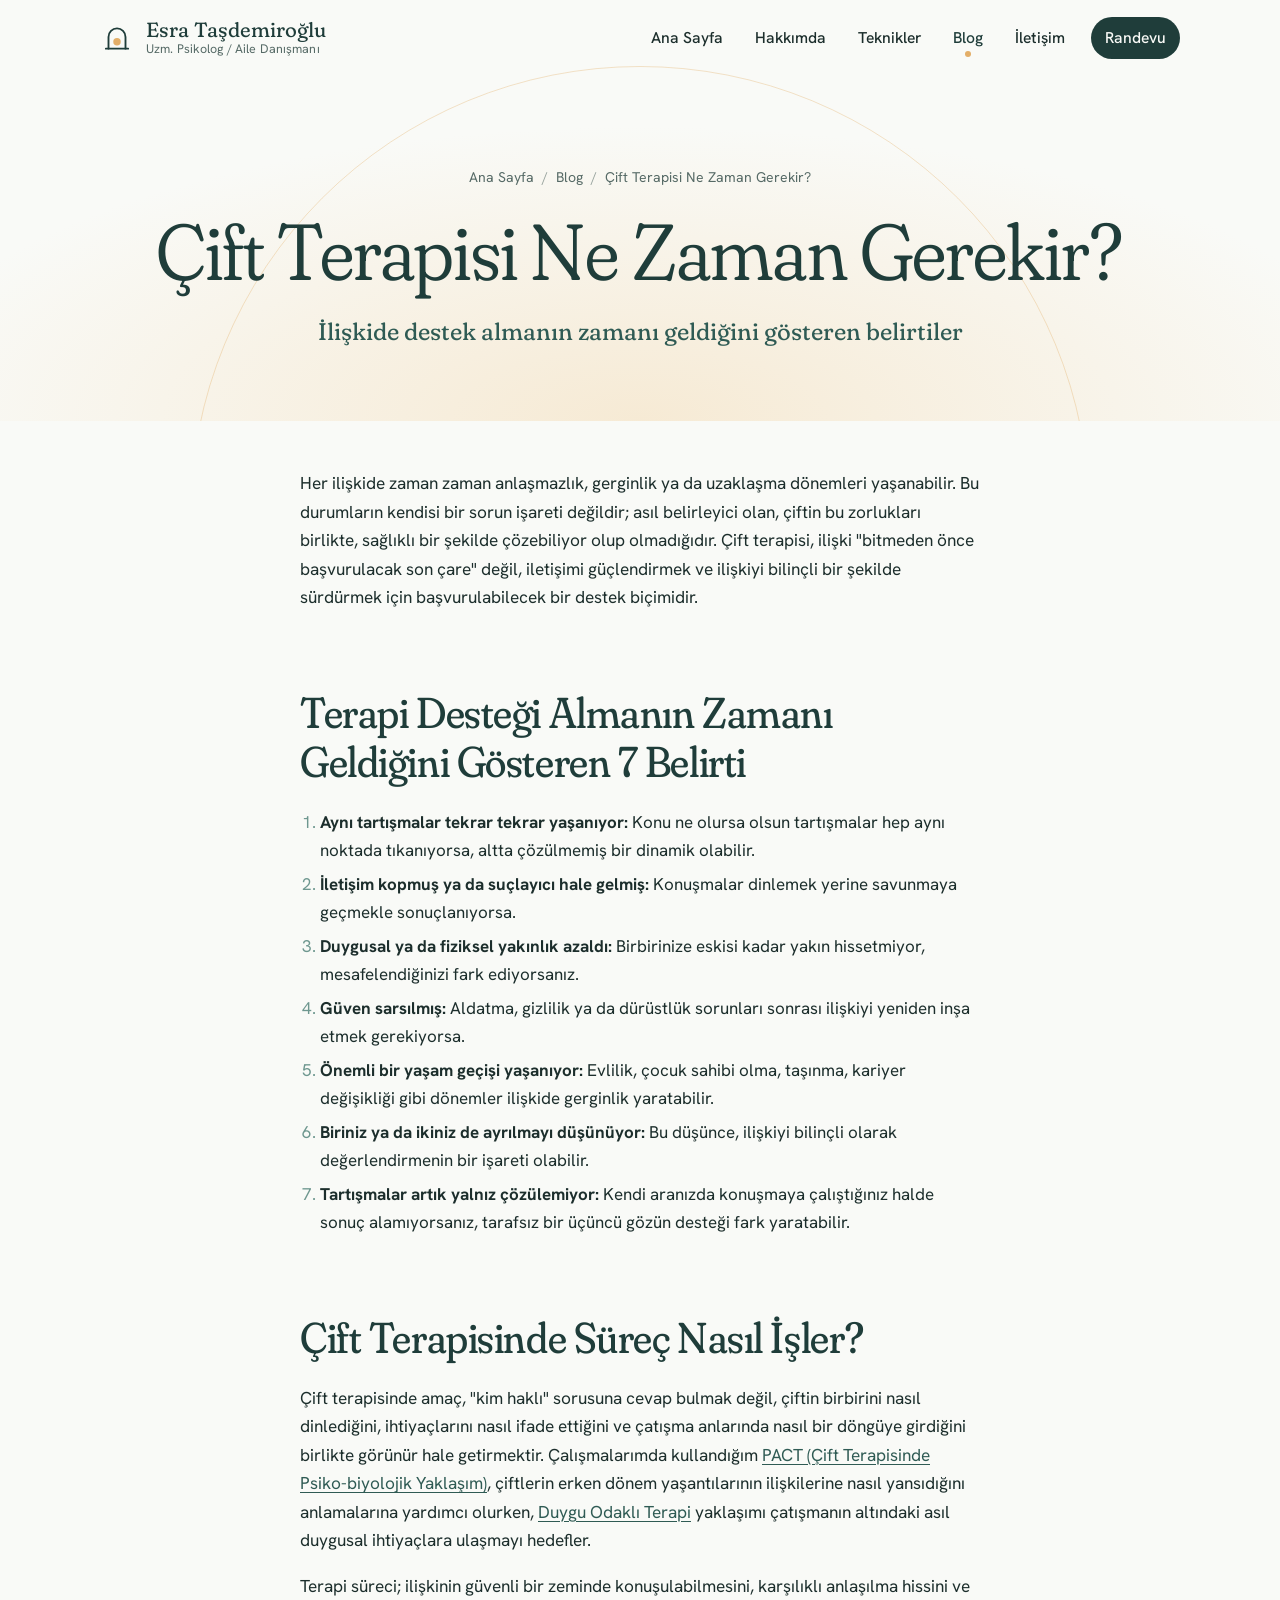
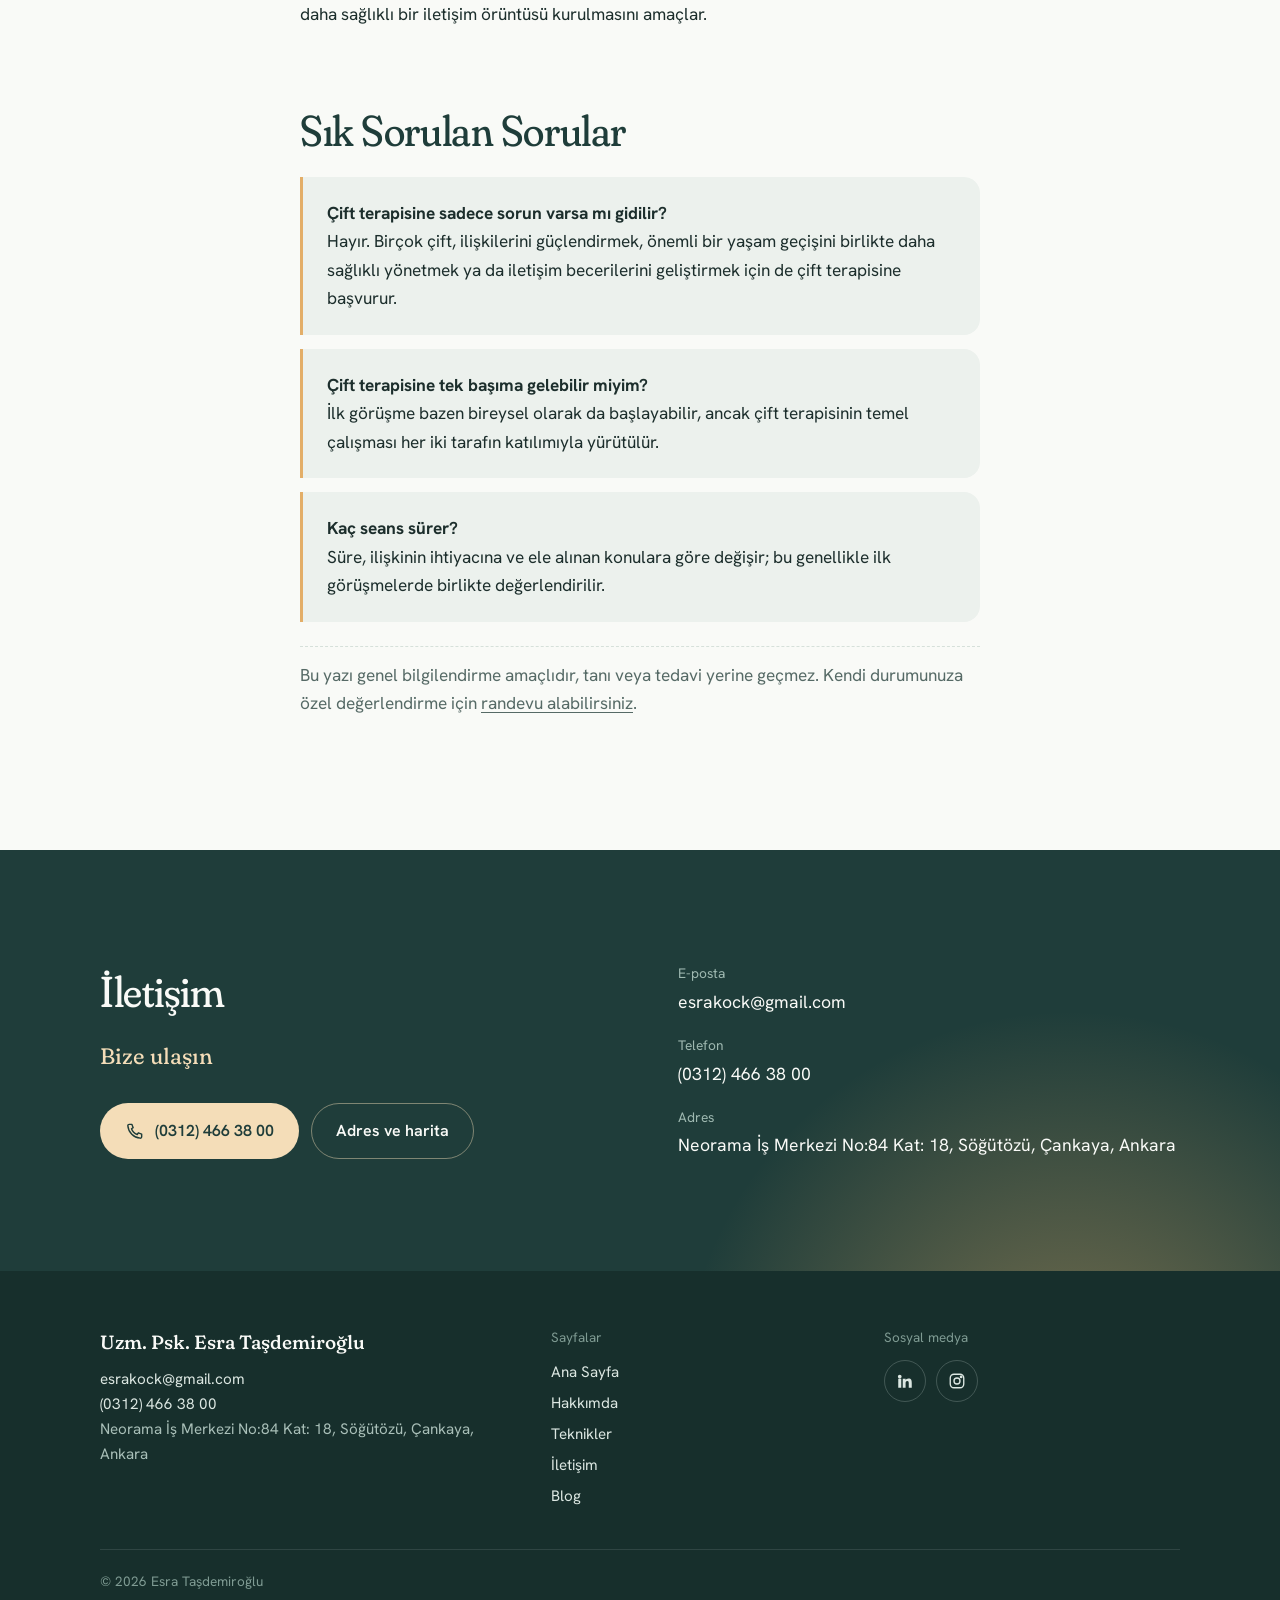
<file: blog/cift-terapisi-ne-zaman-gerekir.html>
<!DOCTYPE html>
<html lang="tr">
<head>
<meta charset="utf-8">
<meta name="viewport" content="width=device-width, initial-scale=1">
<title>Çift Terapisi Ne Zaman Gerekir? 7 Belirti | Uzm. Psk. Esra Taşdemiroğlu</title>
<meta name="description" content="İlişkinizde çift terapisi desteği almanın zamanı geldiğini gösteren 7 belirti. Ankara'da PACT ve Duygu Odaklı Terapi yaklaşımıyla çift terapisi.">
<meta name="robots" content="index, follow, max-image-preview:large">
<link rel="canonical" href="https://www.esratasdemiroglu.com/blog/cift-terapisi-ne-zaman-gerekir">
<meta name="author" content="Esra Taşdemiroğlu">
<meta name="geo.region" content="TR-06">
<meta name="geo.placename" content="Çankaya, Ankara">
<meta property="og:type" content="article">
<meta property="og:locale" content="tr_TR">
<meta property="og:site_name" content="Uzm. Psk. Esra Taşdemiroğlu">
<meta property="og:title" content="Çift Terapisi Ne Zaman Gerekir? 7 Belirti">
<meta property="og:description" content="İlişkinizde çift terapisi desteği almanın zamanı geldiğini gösteren 7 belirti. Ankara'da PACT ve Duygu Odaklı Terapi yaklaşımıyla çift terapisi.">
<meta property="og:url" content="https://www.esratasdemiroglu.com/blog/cift-terapisi-ne-zaman-gerekir">
<meta property="og:image" content="https://www.esratasdemiroglu.com/img/og.jpg">
<meta property="og:image:width" content="1200">
<meta property="og:image:height" content="630">
<meta property="og:image:alt" content="Uzman Psikolog ve Aile Danışmanı Esra Taşdemiroğlu">
<meta name="twitter:card" content="summary_large_image">
<meta name="twitter:title" content="Çift Terapisi Ne Zaman Gerekir? 7 Belirti">
<meta name="twitter:description" content="İlişkinizde çift terapisi desteği almanın zamanı geldiğini gösteren 7 belirti. Ankara'da PACT ve Duygu Odaklı Terapi yaklaşımıyla çift terapisi.">
<meta name="twitter:image" content="https://www.esratasdemiroglu.com/img/og.jpg">
<meta name="theme-color" content="#1F3D3A">
<link rel="icon" href="/favicon.ico" sizes="48x48">
<link rel="icon" href="/img/favicon.svg" type="image/svg+xml">
<link rel="apple-touch-icon" href="/img/apple-touch-icon.png">
<link rel="manifest" href="/site.webmanifest">
<link rel="preconnect" href="https://fonts.googleapis.com">
<link rel="preconnect" href="https://fonts.gstatic.com" crossorigin>
<link href="https://fonts.googleapis.com/css2?family=Fraunces:opsz,wght,SOFT@9..144,300..600,0..100&amp;family=Hanken+Grotesk:wght@400;500;600&amp;display=swap" rel="stylesheet">
<link rel="stylesheet" href="/style.css">
<script>document.documentElement.classList.add('js')</script>
<script type="application/ld+json">{"@context": "https://schema.org", "@graph": [{"@type": "WebSite", "@id": "https://www.esratasdemiroglu.com/#site", "url": "https://www.esratasdemiroglu.com/", "name": "Uzm. Psk. Esra Taşdemiroğlu", "inLanguage": "tr-TR", "publisher": {"@id": "https://www.esratasdemiroglu.com/#muayenehane"}}, {"@type": "Psychologist", "@id": "https://www.esratasdemiroglu.com/#muayenehane", "name": "Uzm. Psk. Esra Taşdemiroğlu", "url": "https://www.esratasdemiroglu.com/", "telephone": "+903124663800", "email": "esrakock@gmail.com", "address": {"@type": "PostalAddress", "streetAddress": "Neorama İş Merkezi No:84 Kat: 18, Söğütözü", "addressLocality": "Çankaya", "addressRegion": "Ankara", "addressCountry": "TR"}}, {"@type": "Person", "@id": "https://www.esratasdemiroglu.com/#esra", "name": "Esra Taşdemiroğlu", "honorificPrefix": "Uzm. Psk.", "url": "https://www.esratasdemiroglu.com/hakkimda"}, {"@type": "BlogPosting", "@id": "https://www.esratasdemiroglu.com/blog/cift-terapisi-ne-zaman-gerekir#yazi", "headline": "Çift Terapisi Ne Zaman Gerekir? 7 Belirti", "description": "İlişkinizde çift terapisi desteği almanın zamanı geldiğini gösteren 7 belirti. Ankara'da PACT ve Duygu Odaklı Terapi yaklaşımıyla çift terapisi.", "url": "https://www.esratasdemiroglu.com/blog/cift-terapisi-ne-zaman-gerekir", "inLanguage": "tr-TR", "datePublished": "2026-09-28", "dateModified": "2026-09-28", "author": {"@id": "https://www.esratasdemiroglu.com/#esra"}, "publisher": {"@id": "https://www.esratasdemiroglu.com/#muayenehane"}, "image": "https://www.esratasdemiroglu.com/img/og.jpg", "mainEntityOfPage": {"@type": "WebPage", "@id": "https://www.esratasdemiroglu.com/blog/cift-terapisi-ne-zaman-gerekir"}, "isPartOf": {"@id": "https://www.esratasdemiroglu.com/#site"}, "breadcrumb": {"@id": "https://www.esratasdemiroglu.com/blog/cift-terapisi-ne-zaman-gerekir#kirinti"}}, {"@type": "BreadcrumbList", "@id": "https://www.esratasdemiroglu.com/blog/cift-terapisi-ne-zaman-gerekir#kirinti", "itemListElement": [{"@type": "ListItem", "position": 1, "name": "Ana Sayfa", "item": "https://www.esratasdemiroglu.com/"}, {"@type": "ListItem", "position": 2, "name": "Blog", "item": "https://www.esratasdemiroglu.com/blog"}, {"@type": "ListItem", "position": 3, "name": "Çift Terapisi Ne Zaman Gerekir? 7 Belirti", "item": "https://www.esratasdemiroglu.com/blog/cift-terapisi-ne-zaman-gerekir"}]}, {"@type": "FAQPage", "@id": "https://www.esratasdemiroglu.com/blog/cift-terapisi-ne-zaman-gerekir#sss", "mainEntity": [{"@type": "Question", "name": "Çift terapisine sadece sorun varsa mı gidilir?", "acceptedAnswer": {"@type": "Answer", "text": "Hayır. Birçok çift, ilişkilerini güçlendirmek, önemli bir yaşam geçişini birlikte daha sağlıklı yönetmek ya da iletişim becerilerini geliştirmek için de çift terapisine başvurur."}}, {"@type": "Question", "name": "Çift terapisine tek başıma gelebilir miyim?", "acceptedAnswer": {"@type": "Answer", "text": "İlk görüşme bazen bireysel olarak da başlayabilir, ancak çift terapisinin temel çalışması her iki tarafın katılımıyla yürütülür."}}, {"@type": "Question", "name": "Kaç seans sürer?", "acceptedAnswer": {"@type": "Answer", "text": "Süre, ilişkinin ihtiyacına ve ele alınan konulara göre değişir; bu genellikle ilk görüşmelerde birlikte değerlendirilir."}}]}]}</script>
</head>
<body>
<a class="skip" href="#icerik">İçeriğe geç</a>
<header class="site-header">
  <div class="wrap bar">
    <a class="brand" href="/" aria-label="Esra Taşdemiroğlu, ana sayfa"><svg width="34" height="34" viewBox="0 0 64 64" aria-hidden="true"><path d="M16 52V30a16 16 0 0 1 32 0v22" fill="none" stroke="#1F3D3A" stroke-width="3.5" stroke-linecap="round"/><circle class="brand-sun" cx="32" cy="39" r="7" fill="#E3AE68"/><path d="M11 52h42" stroke="#1F3D3A" stroke-width="3.5" stroke-linecap="round"/></svg><span class="brand-name">Esra Taşdemiroğlu<small>Uzm. Psikolog / Aile Danışmanı</small></span></a>
    <button class="menu-btn" type="button" aria-controls="site-nav" aria-expanded="false" aria-label="Menüyü aç"><svg width="22" height="22" viewBox="0 0 24 24" fill="none" stroke="currentColor" stroke-width="1.8" stroke-linecap="round" aria-hidden="true"><path d="M4 8h16M4 16h16"/></svg></button>
    <nav class="nav" id="site-nav" aria-label="Ana menü"><ul><li><a href="/">Ana Sayfa</a></li><li><a href="/hakkimda">Hakkımda</a></li><li><a href="/teknikler">Teknikler</a></li><li><a href="/blog" aria-current="page">Blog</a></li><li><a href="/iletisim">İletişim</a></li><li class="nav-cta"><a href="/iletisim" data-tel="tel:+903124663800">Randevu</a></li></ul></nav>
  </div>
  <div class="read-progress" aria-hidden="true"></div>
</header>
<main id="icerik">
<section class="page-head">
  <div class="wrap">
    <nav class="crumbs" aria-label="Konum" data-load><a href="/">Ana Sayfa</a><span aria-hidden="true">/</span><a href="/blog">Blog</a><span aria-hidden="true">/</span><span aria-current="page">Çift Terapisi Ne Zaman Gerekir?</span></nav>
    <h1>Çift Terapisi Ne Zaman Gerekir?</h1>
    <p>İlişkide destek almanın zamanı geldiğini gösteren belirtiler</p>
  </div>
</section>
<section class="section" style="padding-top:clamp(24px,4vw,48px)">
  <div class="wrap" style="max-width:760px">
    <article class="prose">
      <div data-reveal>
      <p>Her ilişkide zaman zaman anlaşmazlık, gerginlik ya da uzaklaşma dönemleri yaşanabilir. Bu durumların kendisi bir sorun işareti değildir; asıl belirleyici olan, çiftin bu zorlukları birlikte, sağlıklı bir şekilde çözebiliyor olup olmadığıdır. Çift terapisi, ilişki "bitmeden önce başvurulacak son çare" değil, iletişimi güçlendirmek ve ilişkiyi bilinçli bir şekilde sürdürmek için başvurulabilecek bir destek biçimidir.</p>
      </div>

      <h2 id="belirtiler" data-reveal>Terapi Desteği Almanın Zamanı Geldiğini Gösteren 7 Belirti</h2>
      <div data-reveal>
      <ol class="plain-list">
      <li><strong>Aynı tartışmalar tekrar tekrar yaşanıyor:</strong> Konu ne olursa olsun tartışmalar hep aynı noktada tıkanıyorsa, altta çözülmemiş bir dinamik olabilir.</li>
      <li><strong>İletişim kopmuş ya da suçlayıcı hale gelmiş:</strong> Konuşmalar dinlemek yerine savunmaya geçmekle sonuçlanıyorsa.</li>
      <li><strong>Duygusal ya da fiziksel yakınlık azaldı:</strong> Birbirinize eskisi kadar yakın hissetmiyor, mesafelendiğinizi fark ediyorsanız.</li>
      <li><strong>Güven sarsılmış:</strong> Aldatma, gizlilik ya da dürüstlük sorunları sonrası ilişkiyi yeniden inşa etmek gerekiyorsa.</li>
      <li><strong>Önemli bir yaşam geçişi yaşanıyor:</strong> Evlilik, çocuk sahibi olma, taşınma, kariyer değişikliği gibi dönemler ilişkide gerginlik yaratabilir.</li>
      <li><strong>Biriniz ya da ikiniz de ayrılmayı düşünüyor:</strong> Bu düşünce, ilişkiyi bilinçli olarak değerlendirmenin bir işareti olabilir.</li>
      <li><strong>Tartışmalar artık yalnız çözülemiyor:</strong> Kendi aranızda konuşmaya çalıştığınız halde sonuç alamıyorsanız, tarafsız bir üçüncü gözün desteği fark yaratabilir.</li>
      </ol>
      </div>

      <h2 id="nasil-isler" data-reveal>Çift Terapisinde Süreç Nasıl İşler?</h2>
      <div data-reveal>
      <p>Çift terapisinde amaç, "kim haklı" sorusuna cevap bulmak değil, çiftin birbirini nasıl dinlediğini, ihtiyaçlarını nasıl ifade ettiğini ve çatışma anlarında nasıl bir döngüye girdiğini birlikte görünür hale getirmektir. Çalışmalarımda kullandığım <a href="/teknikler#pact">PACT (Çift Terapisinde Psiko-biyolojik Yaklaşım)</a>, çiftlerin erken dönem yaşantılarının ilişkilerine nasıl yansıdığını anlamalarına yardımcı olurken, <a href="/teknikler#duygu-odakli-terapi">Duygu Odaklı Terapi</a> yaklaşımı çatışmanın altındaki asıl duygusal ihtiyaçlara ulaşmayı hedefler.</p>
      <p>Terapi süreci; ilişkinin güvenli bir zeminde konuşulabilmesini, karşılıklı anlaşılma hissini ve daha sağlıklı bir iletişim örüntüsü kurulmasını amaçlar.</p>
      </div>
      <h2 data-reveal>Sık Sorulan Sorular</h2>
      <div data-reveal style="display:grid;gap:14px"><div class="pub" data-reveal><p><strong>Çift terapisine sadece sorun varsa mı gidilir?</strong></p><p>Hayır. Birçok çift, ilişkilerini güçlendirmek, önemli bir yaşam geçişini birlikte daha sağlıklı yönetmek ya da iletişim becerilerini geliştirmek için de çift terapisine başvurur.</p></div><div class="pub" data-reveal><p><strong>Çift terapisine tek başıma gelebilir miyim?</strong></p><p>İlk görüşme bazen bireysel olarak da başlayabilir, ancak çift terapisinin temel çalışması her iki tarafın katılımıyla yürütülür.</p></div><div class="pub" data-reveal><p><strong>Kaç seans sürer?</strong></p><p>Süre, ilişkinin ihtiyacına ve ele alınan konulara göre değişir; bu genellikle ilk görüşmelerde birlikte değerlendirilir.</p></div></div>

      <p class="source" data-reveal>Bu yazı genel bilgilendirme amaçlıdır, tanı veya tedavi yerine geçmez. Kendi durumunuza özel değerlendirme için <a href="/iletisim">randevu alabilirsiniz</a>.</p>
    </article>
  </div>
</section>
<section class="contact-band" aria-labelledby="h-iletisim">
  <div class="wrap band-grid">
    <div data-reveal>
      <h2 id="h-iletisim">İletişim</h2>
      <p class="sub">Bize ulaşın</p>
      <div class="actions">
        <a class="btn btn-light" href="tel:+903124663800"><svg width="20" height="20" viewBox="0 0 24 24" fill="none" stroke="currentColor" stroke-width="1.7" stroke-linecap="round" stroke-linejoin="round" aria-hidden="true"><path d="M5 4h3.2l1.6 4-2 1.3a11 11 0 0 0 6.9 6.9l1.3-2 4 1.6V19a1.6 1.6 0 0 1-1.7 1.6A16.3 16.3 0 0 1 3.4 5.7 1.6 1.6 0 0 1 5 4z"/></svg>(0312) 466 38 00</a>
        <a class="btn btn-outline-light" href="/iletisim">Adres ve harita</a>
      </div>
    </div>
    <dl data-reveal style="--d:.12s">
      <div><dt>E-posta</dt><dd><a href="mailto:esrakock@gmail.com">esrakock@gmail.com</a></dd></div>
      <div><dt>Telefon</dt><dd><a href="tel:+903124663800">(0312) 466 38 00</a></dd></div>
      <div><dt>Adres</dt><dd>Neorama İş Merkezi No:84 Kat: 18, Söğütözü, Çankaya, Ankara</dd></div>
    </dl>
  </div>
</section>
</main>
<footer class="site-footer">
  <div class="wrap">
    <div class="foot-grid">
      <div>
        <strong>Uzm. Psk. Esra Taşdemiroğlu</strong>
        <address>
          <a href="mailto:esrakock@gmail.com">esrakock@gmail.com</a><br>
          <a href="tel:+903124663800">(0312) 466 38 00</a><br>
          Neorama İş Merkezi No:84 Kat: 18, Söğütözü, Çankaya, Ankara
        </address>
      </div>
      <nav aria-label="Alt menü">
        <p class="foot-title">Sayfalar</p>
        <ul class="foot-nav"><li><a href="/">Ana Sayfa</a></li><li><a href="/hakkimda">Hakkımda</a></li><li><a href="/teknikler">Teknikler</a></li><li><a href="/iletisim">İletişim</a></li><li><a href="/blog">Blog</a></li></ul>
      </nav>
      <div>
        <p class="foot-title">Sosyal medya</p>
        <div class="social">
          <a href="https://www.linkedin.com/in/esra-ta%C5%9Fdemiro%C4%9Flu-362734139/" target="_blank" rel="noopener" aria-label="LinkedIn"><svg width="18" height="18" viewBox="0 0 24 24" fill="currentColor" aria-hidden="true"><path d="M4.98 3.5a2.5 2.5 0 1 1 0 5 2.5 2.5 0 0 1 0-5zM3 9h4v12H3zM9 9h3.8v1.7h.05c.53-1 1.84-2.05 3.78-2.05C20.6 8.65 21 11.2 21 14.5V21h-4v-5.8c0-1.4-.03-3.2-1.95-3.2-1.96 0-2.25 1.52-2.25 3.1V21H9z"/></svg></a>
          <a href="https://www.instagram.com/psikolog_esratasdemiroglu" target="_blank" rel="noopener" aria-label="Instagram"><svg width="18" height="18" viewBox="0 0 24 24" fill="none" stroke="currentColor" stroke-width="1.8" aria-hidden="true"><rect x="3" y="3" width="18" height="18" rx="5"/><circle cx="12" cy="12" r="4"/><circle cx="17.5" cy="6.5" r="1" fill="currentColor"/></svg></a>
        </div>
      </div>
    </div>
    <p class="copy">© <span id="yil">2026</span> Esra Taşdemiroğlu</p>
  </div>
</footer>
<button class="to-top" type="button" aria-label="Sayfanın başına dön"><svg width="20" height="20" viewBox="0 0 24 24" fill="none" stroke="currentColor" stroke-width="1.8" stroke-linecap="round" stroke-linejoin="round" aria-hidden="true"><path d="M12 19V5M6 11l6-6 6 6"/></svg></button>
<script src="/script.js" defer></script>
</body>
</html>
</file>
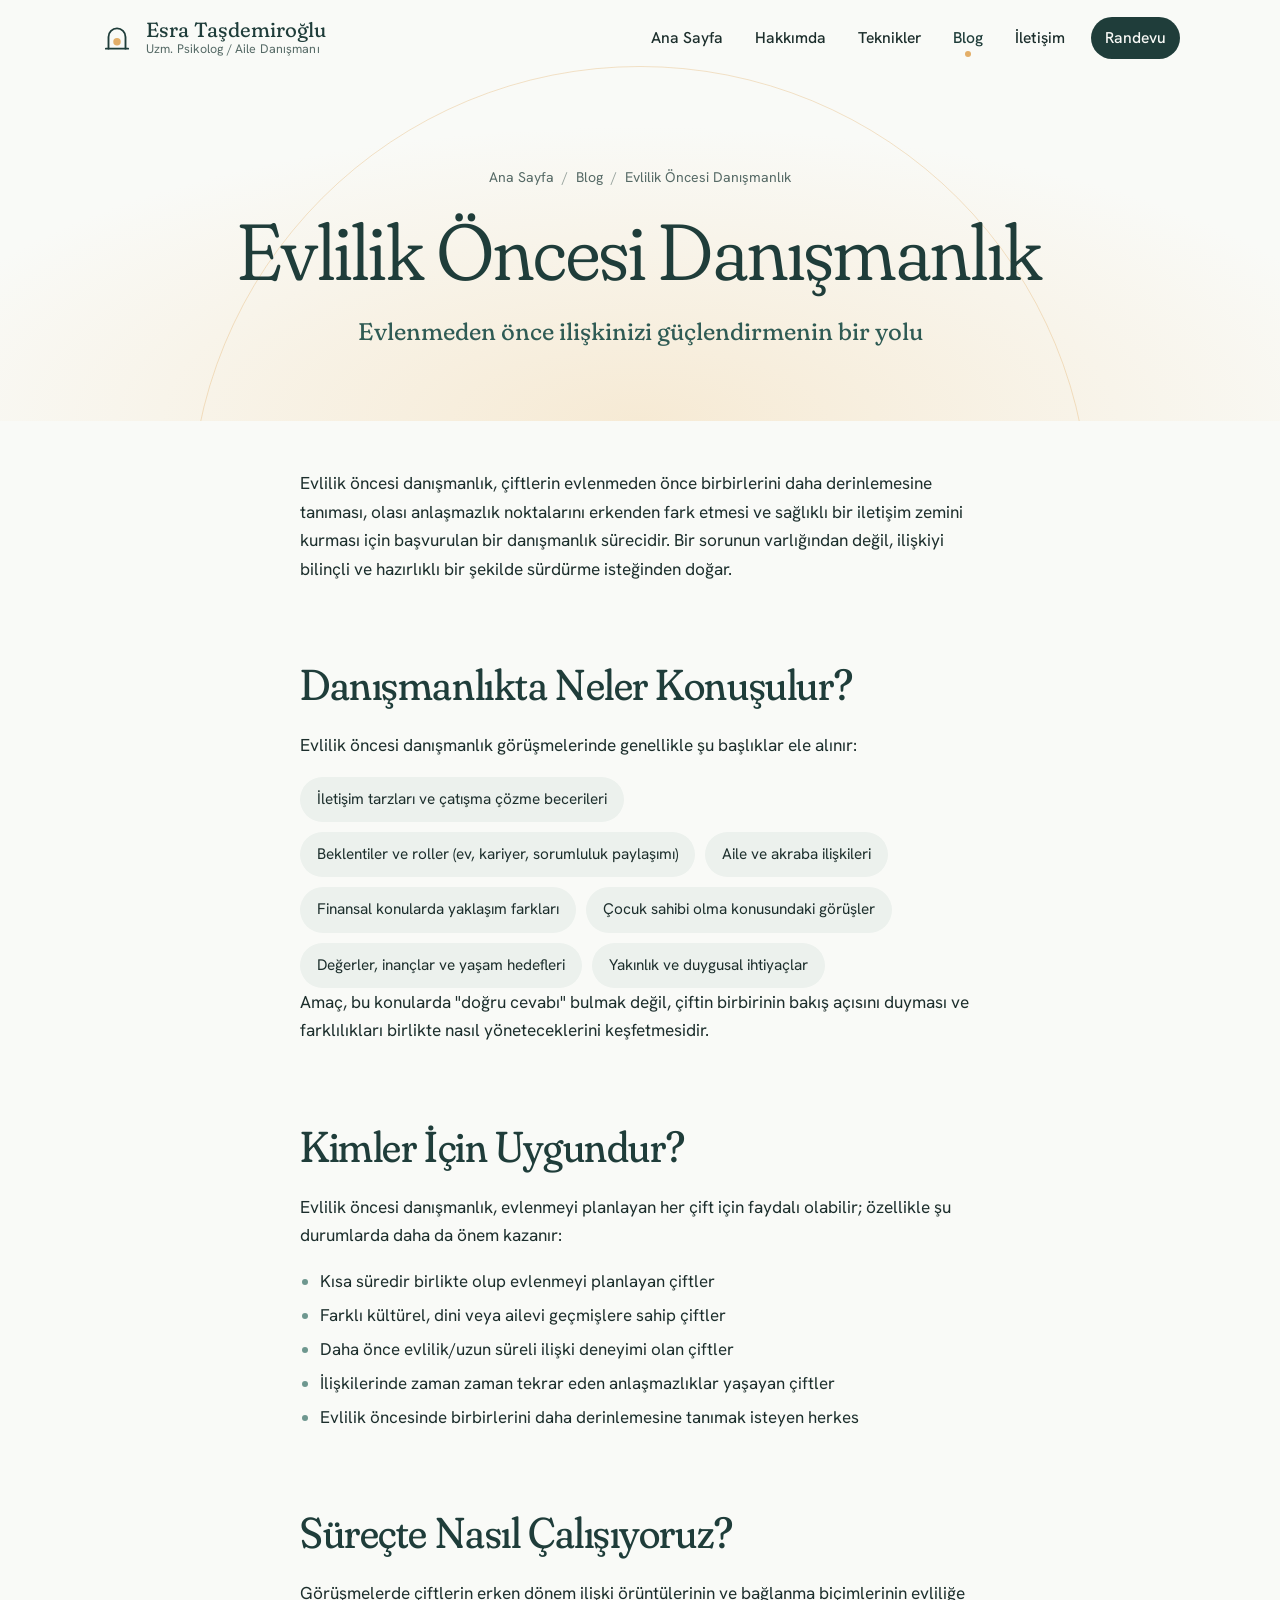
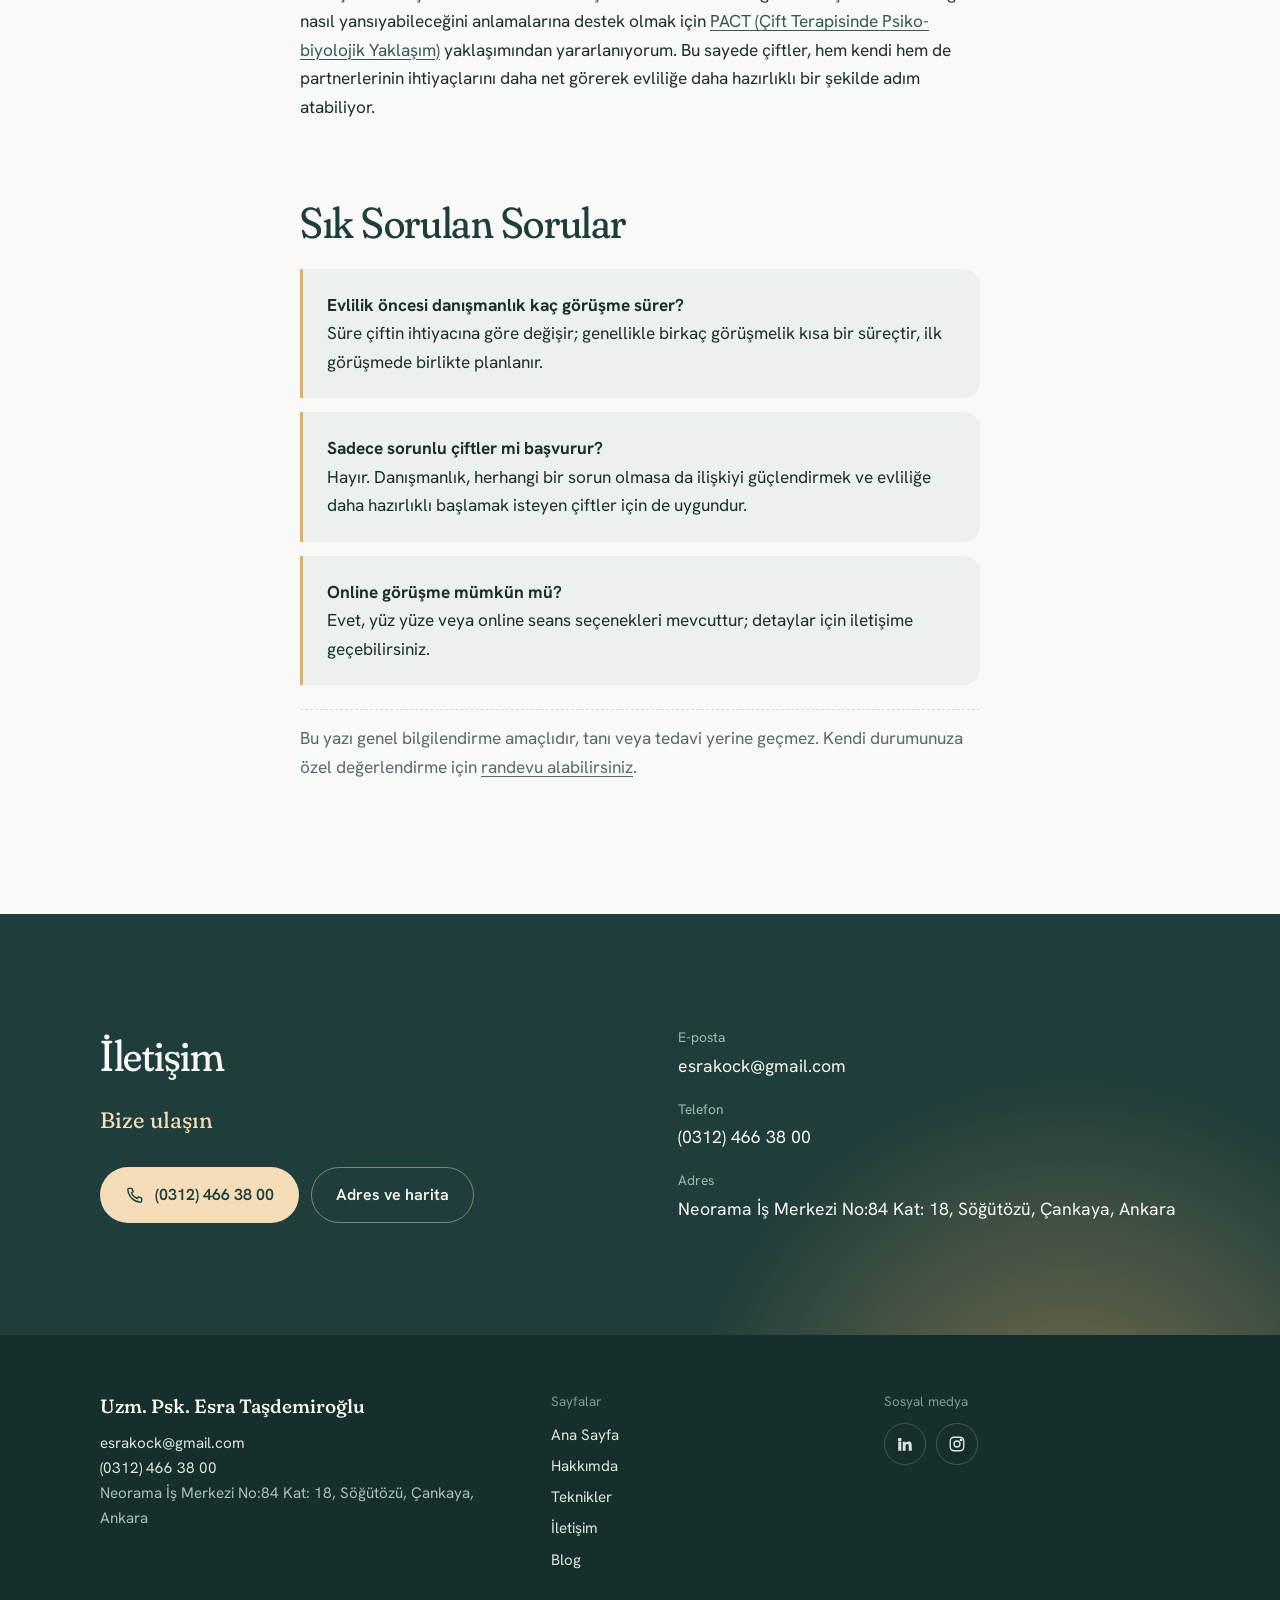
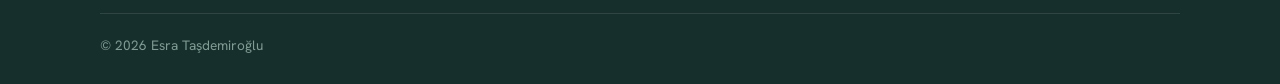
<file: blog/evlilik-oncesi-danismanlik.html>
<!DOCTYPE html>
<html lang="tr">
<head>
<meta charset="utf-8">
<meta name="viewport" content="width=device-width, initial-scale=1">
<title>Evlilik Öncesi Danışmanlık Nedir, Kimler İçin Uygundur? | Uzm. Psk. Esra Taşdemiroğlu</title>
<meta name="description" content="Evlilik öncesi danışmanlıkta neler konuşulur, kimler için uygundur? Ankara'da evlenmeden önce ilişkinizi güçlendirmek için danışmanlık süreci.">
<meta name="robots" content="index, follow, max-image-preview:large">
<link rel="canonical" href="https://www.esratasdemiroglu.com/blog/evlilik-oncesi-danismanlik">
<meta name="author" content="Esra Taşdemiroğlu">
<meta name="geo.region" content="TR-06">
<meta name="geo.placename" content="Çankaya, Ankara">
<meta property="og:type" content="article">
<meta property="og:locale" content="tr_TR">
<meta property="og:site_name" content="Uzm. Psk. Esra Taşdemiroğlu">
<meta property="og:title" content="Evlilik Öncesi Danışmanlık Nedir, Kimler İçin Uygundur?">
<meta property="og:description" content="Evlilik öncesi danışmanlıkta neler konuşulur, kimler için uygundur? Ankara'da evlenmeden önce ilişkinizi güçlendirmek için danışmanlık süreci.">
<meta property="og:url" content="https://www.esratasdemiroglu.com/blog/evlilik-oncesi-danismanlik">
<meta property="og:image" content="https://www.esratasdemiroglu.com/img/og.jpg">
<meta property="og:image:width" content="1200">
<meta property="og:image:height" content="630">
<meta property="og:image:alt" content="Uzman Psikolog ve Aile Danışmanı Esra Taşdemiroğlu">
<meta name="twitter:card" content="summary_large_image">
<meta name="twitter:title" content="Evlilik Öncesi Danışmanlık Nedir, Kimler İçin Uygundur?">
<meta name="twitter:description" content="Evlilik öncesi danışmanlıkta neler konuşulur, kimler için uygundur? Ankara'da evlenmeden önce ilişkinizi güçlendirmek için danışmanlık süreci.">
<meta name="twitter:image" content="https://www.esratasdemiroglu.com/img/og.jpg">
<meta name="theme-color" content="#1F3D3A">
<link rel="icon" href="/favicon.ico" sizes="48x48">
<link rel="icon" href="/img/favicon.svg" type="image/svg+xml">
<link rel="apple-touch-icon" href="/img/apple-touch-icon.png">
<link rel="manifest" href="/site.webmanifest">
<link rel="preconnect" href="https://fonts.googleapis.com">
<link rel="preconnect" href="https://fonts.gstatic.com" crossorigin>
<link href="https://fonts.googleapis.com/css2?family=Fraunces:opsz,wght,SOFT@9..144,300..600,0..100&amp;family=Hanken+Grotesk:wght@400;500;600&amp;display=swap" rel="stylesheet">
<link rel="stylesheet" href="/style.css">
<script>document.documentElement.classList.add('js')</script>
<script type="application/ld+json">{"@context": "https://schema.org", "@graph": [{"@type": "WebSite", "@id": "https://www.esratasdemiroglu.com/#site", "url": "https://www.esratasdemiroglu.com/", "name": "Uzm. Psk. Esra Taşdemiroğlu", "inLanguage": "tr-TR", "publisher": {"@id": "https://www.esratasdemiroglu.com/#muayenehane"}}, {"@type": "Psychologist", "@id": "https://www.esratasdemiroglu.com/#muayenehane", "name": "Uzm. Psk. Esra Taşdemiroğlu", "url": "https://www.esratasdemiroglu.com/", "telephone": "+903124663800", "email": "esrakock@gmail.com", "address": {"@type": "PostalAddress", "streetAddress": "Neorama İş Merkezi No:84 Kat: 18, Söğütözü", "addressLocality": "Çankaya", "addressRegion": "Ankara", "addressCountry": "TR"}}, {"@type": "Person", "@id": "https://www.esratasdemiroglu.com/#esra", "name": "Esra Taşdemiroğlu", "honorificPrefix": "Uzm. Psk.", "url": "https://www.esratasdemiroglu.com/hakkimda"}, {"@type": "BlogPosting", "@id": "https://www.esratasdemiroglu.com/blog/evlilik-oncesi-danismanlik#yazi", "headline": "Evlilik Öncesi Danışmanlık Nedir, Kimler İçin Uygundur?", "description": "Evlilik öncesi danışmanlıkta neler konuşulur, kimler için uygundur? Ankara'da evlenmeden önce ilişkinizi güçlendirmek için danışmanlık süreci.", "url": "https://www.esratasdemiroglu.com/blog/evlilik-oncesi-danismanlik", "inLanguage": "tr-TR", "datePublished": "2026-09-28", "dateModified": "2026-09-28", "author": {"@id": "https://www.esratasdemiroglu.com/#esra"}, "publisher": {"@id": "https://www.esratasdemiroglu.com/#muayenehane"}, "image": "https://www.esratasdemiroglu.com/img/og.jpg", "mainEntityOfPage": {"@type": "WebPage", "@id": "https://www.esratasdemiroglu.com/blog/evlilik-oncesi-danismanlik"}, "isPartOf": {"@id": "https://www.esratasdemiroglu.com/#site"}, "breadcrumb": {"@id": "https://www.esratasdemiroglu.com/blog/evlilik-oncesi-danismanlik#kirinti"}}, {"@type": "BreadcrumbList", "@id": "https://www.esratasdemiroglu.com/blog/evlilik-oncesi-danismanlik#kirinti", "itemListElement": [{"@type": "ListItem", "position": 1, "name": "Ana Sayfa", "item": "https://www.esratasdemiroglu.com/"}, {"@type": "ListItem", "position": 2, "name": "Blog", "item": "https://www.esratasdemiroglu.com/blog"}, {"@type": "ListItem", "position": 3, "name": "Evlilik Öncesi Danışmanlık Nedir, Kimler İçin Uygundur?", "item": "https://www.esratasdemiroglu.com/blog/evlilik-oncesi-danismanlik"}]}, {"@type": "FAQPage", "@id": "https://www.esratasdemiroglu.com/blog/evlilik-oncesi-danismanlik#sss", "mainEntity": [{"@type": "Question", "name": "Evlilik öncesi danışmanlık kaç görüşme sürer?", "acceptedAnswer": {"@type": "Answer", "text": "Süre çiftin ihtiyacına göre değişir; genellikle birkaç görüşmelik kısa bir süreçtir, ilk görüşmede birlikte planlanır."}}, {"@type": "Question", "name": "Sadece sorunlu çiftler mi başvurur?", "acceptedAnswer": {"@type": "Answer", "text": "Hayır. Danışmanlık, herhangi bir sorun olmasa da ilişkiyi güçlendirmek ve evliliğe daha hazırlıklı başlamak isteyen çiftler için de uygundur."}}, {"@type": "Question", "name": "Online görüşme mümkün mü?", "acceptedAnswer": {"@type": "Answer", "text": "Evet, yüz yüze veya online seans seçenekleri mevcuttur; detaylar için iletişime geçebilirsiniz."}}]}]}</script>
</head>
<body>
<a class="skip" href="#icerik">İçeriğe geç</a>
<header class="site-header">
  <div class="wrap bar">
    <a class="brand" href="/" aria-label="Esra Taşdemiroğlu, ana sayfa"><svg width="34" height="34" viewBox="0 0 64 64" aria-hidden="true"><path d="M16 52V30a16 16 0 0 1 32 0v22" fill="none" stroke="#1F3D3A" stroke-width="3.5" stroke-linecap="round"/><circle class="brand-sun" cx="32" cy="39" r="7" fill="#E3AE68"/><path d="M11 52h42" stroke="#1F3D3A" stroke-width="3.5" stroke-linecap="round"/></svg><span class="brand-name">Esra Taşdemiroğlu<small>Uzm. Psikolog / Aile Danışmanı</small></span></a>
    <button class="menu-btn" type="button" aria-controls="site-nav" aria-expanded="false" aria-label="Menüyü aç"><svg width="22" height="22" viewBox="0 0 24 24" fill="none" stroke="currentColor" stroke-width="1.8" stroke-linecap="round" aria-hidden="true"><path d="M4 8h16M4 16h16"/></svg></button>
    <nav class="nav" id="site-nav" aria-label="Ana menü"><ul><li><a href="/">Ana Sayfa</a></li><li><a href="/hakkimda">Hakkımda</a></li><li><a href="/teknikler">Teknikler</a></li><li><a href="/blog" aria-current="page">Blog</a></li><li><a href="/iletisim">İletişim</a></li><li class="nav-cta"><a href="/iletisim" data-tel="tel:+903124663800">Randevu</a></li></ul></nav>
  </div>
  <div class="read-progress" aria-hidden="true"></div>
</header>
<main id="icerik">
<section class="page-head">
  <div class="wrap">
    <nav class="crumbs" aria-label="Konum" data-load><a href="/">Ana Sayfa</a><span aria-hidden="true">/</span><a href="/blog">Blog</a><span aria-hidden="true">/</span><span aria-current="page">Evlilik Öncesi Danışmanlık</span></nav>
    <h1>Evlilik Öncesi Danışmanlık</h1>
    <p>Evlenmeden önce ilişkinizi güçlendirmenin bir yolu</p>
  </div>
</section>
<section class="section" style="padding-top:clamp(24px,4vw,48px)">
  <div class="wrap" style="max-width:760px">
    <article class="prose">
      <div data-reveal>
      <p>Evlilik öncesi danışmanlık, çiftlerin evlenmeden önce birbirlerini daha derinlemesine tanıması, olası anlaşmazlık noktalarını erkenden fark etmesi ve sağlıklı bir iletişim zemini kurması için başvurulan bir danışmanlık sürecidir. Bir sorunun varlığından değil, ilişkiyi bilinçli ve hazırlıklı bir şekilde sürdürme isteğinden doğar.</p>
      </div>

      <h2 id="neler-konusulur" data-reveal>Danışmanlıkta Neler Konuşulur?</h2>
      <div data-reveal>
      <p>Evlilik öncesi danışmanlık görüşmelerinde genellikle şu başlıklar ele alınır:</p>
      <ul class="tags"><li>İletişim tarzları ve çatışma çözme becerileri</li><li>Beklentiler ve roller (ev, kariyer, sorumluluk paylaşımı)</li><li>Aile ve akraba ilişkileri</li><li>Finansal konularda yaklaşım farkları</li><li>Çocuk sahibi olma konusundaki görüşler</li><li>Değerler, inançlar ve yaşam hedefleri</li><li>Yakınlık ve duygusal ihtiyaçlar</li></ul>
      <p>Amaç, bu konularda "doğru cevabı" bulmak değil, çiftin birbirinin bakış açısını duyması ve farklılıkları birlikte nasıl yöneteceklerini keşfetmesidir.</p>
      </div>

      <h2 id="kimler-icin" data-reveal>Kimler İçin Uygundur?</h2>
      <div data-reveal>
      <p>Evlilik öncesi danışmanlık, evlenmeyi planlayan her çift için faydalı olabilir; özellikle şu durumlarda daha da önem kazanır:</p>
      <ul class="plain-list"><li>Kısa süredir birlikte olup evlenmeyi planlayan çiftler</li><li>Farklı kültürel, dini veya ailevi geçmişlere sahip çiftler</li><li>Daha önce evlilik/uzun süreli ilişki deneyimi olan çiftler</li><li>İlişkilerinde zaman zaman tekrar eden anlaşmazlıklar yaşayan çiftler</li><li>Evlilik öncesinde birbirlerini daha derinlemesine tanımak isteyen herkes</li></ul>
      </div>

      <h2 id="nasil-calisiyoruz" data-reveal>Süreçte Nasıl Çalışıyoruz?</h2>
      <div data-reveal>
      <p>Görüşmelerde çiftlerin erken dönem ilişki örüntülerinin ve bağlanma biçimlerinin evliliğe nasıl yansıyabileceğini anlamalarına destek olmak için <a href="/teknikler#pact">PACT (Çift Terapisinde Psiko-biyolojik Yaklaşım)</a> yaklaşımından yararlanıyorum. Bu sayede çiftler, hem kendi hem de partnerlerinin ihtiyaçlarını daha net görerek evliliğe daha hazırlıklı bir şekilde adım atabiliyor.</p>
      </div>
      <h2 data-reveal>Sık Sorulan Sorular</h2>
      <div data-reveal style="display:grid;gap:14px"><div class="pub" data-reveal><p><strong>Evlilik öncesi danışmanlık kaç görüşme sürer?</strong></p><p>Süre çiftin ihtiyacına göre değişir; genellikle birkaç görüşmelik kısa bir süreçtir, ilk görüşmede birlikte planlanır.</p></div><div class="pub" data-reveal><p><strong>Sadece sorunlu çiftler mi başvurur?</strong></p><p>Hayır. Danışmanlık, herhangi bir sorun olmasa da ilişkiyi güçlendirmek ve evliliğe daha hazırlıklı başlamak isteyen çiftler için de uygundur.</p></div><div class="pub" data-reveal><p><strong>Online görüşme mümkün mü?</strong></p><p>Evet, yüz yüze veya online seans seçenekleri mevcuttur; detaylar için iletişime geçebilirsiniz.</p></div></div>

      <p class="source" data-reveal>Bu yazı genel bilgilendirme amaçlıdır, tanı veya tedavi yerine geçmez. Kendi durumunuza özel değerlendirme için <a href="/iletisim">randevu alabilirsiniz</a>.</p>
    </article>
  </div>
</section>
<section class="contact-band" aria-labelledby="h-iletisim">
  <div class="wrap band-grid">
    <div data-reveal>
      <h2 id="h-iletisim">İletişim</h2>
      <p class="sub">Bize ulaşın</p>
      <div class="actions">
        <a class="btn btn-light" href="tel:+903124663800"><svg width="20" height="20" viewBox="0 0 24 24" fill="none" stroke="currentColor" stroke-width="1.7" stroke-linecap="round" stroke-linejoin="round" aria-hidden="true"><path d="M5 4h3.2l1.6 4-2 1.3a11 11 0 0 0 6.9 6.9l1.3-2 4 1.6V19a1.6 1.6 0 0 1-1.7 1.6A16.3 16.3 0 0 1 3.4 5.7 1.6 1.6 0 0 1 5 4z"/></svg>(0312) 466 38 00</a>
        <a class="btn btn-outline-light" href="/iletisim">Adres ve harita</a>
      </div>
    </div>
    <dl data-reveal style="--d:.12s">
      <div><dt>E-posta</dt><dd><a href="mailto:esrakock@gmail.com">esrakock@gmail.com</a></dd></div>
      <div><dt>Telefon</dt><dd><a href="tel:+903124663800">(0312) 466 38 00</a></dd></div>
      <div><dt>Adres</dt><dd>Neorama İş Merkezi No:84 Kat: 18, Söğütözü, Çankaya, Ankara</dd></div>
    </dl>
  </div>
</section>
</main>
<footer class="site-footer">
  <div class="wrap">
    <div class="foot-grid">
      <div>
        <strong>Uzm. Psk. Esra Taşdemiroğlu</strong>
        <address>
          <a href="mailto:esrakock@gmail.com">esrakock@gmail.com</a><br>
          <a href="tel:+903124663800">(0312) 466 38 00</a><br>
          Neorama İş Merkezi No:84 Kat: 18, Söğütözü, Çankaya, Ankara
        </address>
      </div>
      <nav aria-label="Alt menü">
        <p class="foot-title">Sayfalar</p>
        <ul class="foot-nav"><li><a href="/">Ana Sayfa</a></li><li><a href="/hakkimda">Hakkımda</a></li><li><a href="/teknikler">Teknikler</a></li><li><a href="/iletisim">İletişim</a></li><li><a href="/blog">Blog</a></li></ul>
      </nav>
      <div>
        <p class="foot-title">Sosyal medya</p>
        <div class="social">
          <a href="https://www.linkedin.com/in/esra-ta%C5%9Fdemiro%C4%9Flu-362734139/" target="_blank" rel="noopener" aria-label="LinkedIn"><svg width="18" height="18" viewBox="0 0 24 24" fill="currentColor" aria-hidden="true"><path d="M4.98 3.5a2.5 2.5 0 1 1 0 5 2.5 2.5 0 0 1 0-5zM3 9h4v12H3zM9 9h3.8v1.7h.05c.53-1 1.84-2.05 3.78-2.05C20.6 8.65 21 11.2 21 14.5V21h-4v-5.8c0-1.4-.03-3.2-1.95-3.2-1.96 0-2.25 1.52-2.25 3.1V21H9z"/></svg></a>
          <a href="https://www.instagram.com/psikolog_esratasdemiroglu" target="_blank" rel="noopener" aria-label="Instagram"><svg width="18" height="18" viewBox="0 0 24 24" fill="none" stroke="currentColor" stroke-width="1.8" aria-hidden="true"><rect x="3" y="3" width="18" height="18" rx="5"/><circle cx="12" cy="12" r="4"/><circle cx="17.5" cy="6.5" r="1" fill="currentColor"/></svg></a>
        </div>
      </div>
    </div>
    <p class="copy">© <span id="yil">2026</span> Esra Taşdemiroğlu</p>
  </div>
</footer>
<button class="to-top" type="button" aria-label="Sayfanın başına dön"><svg width="20" height="20" viewBox="0 0 24 24" fill="none" stroke="currentColor" stroke-width="1.8" stroke-linecap="round" stroke-linejoin="round" aria-hidden="true"><path d="M12 19V5M6 11l6-6 6 6"/></svg></button>
<script src="/script.js" defer></script>
</body>
</html>
</file>
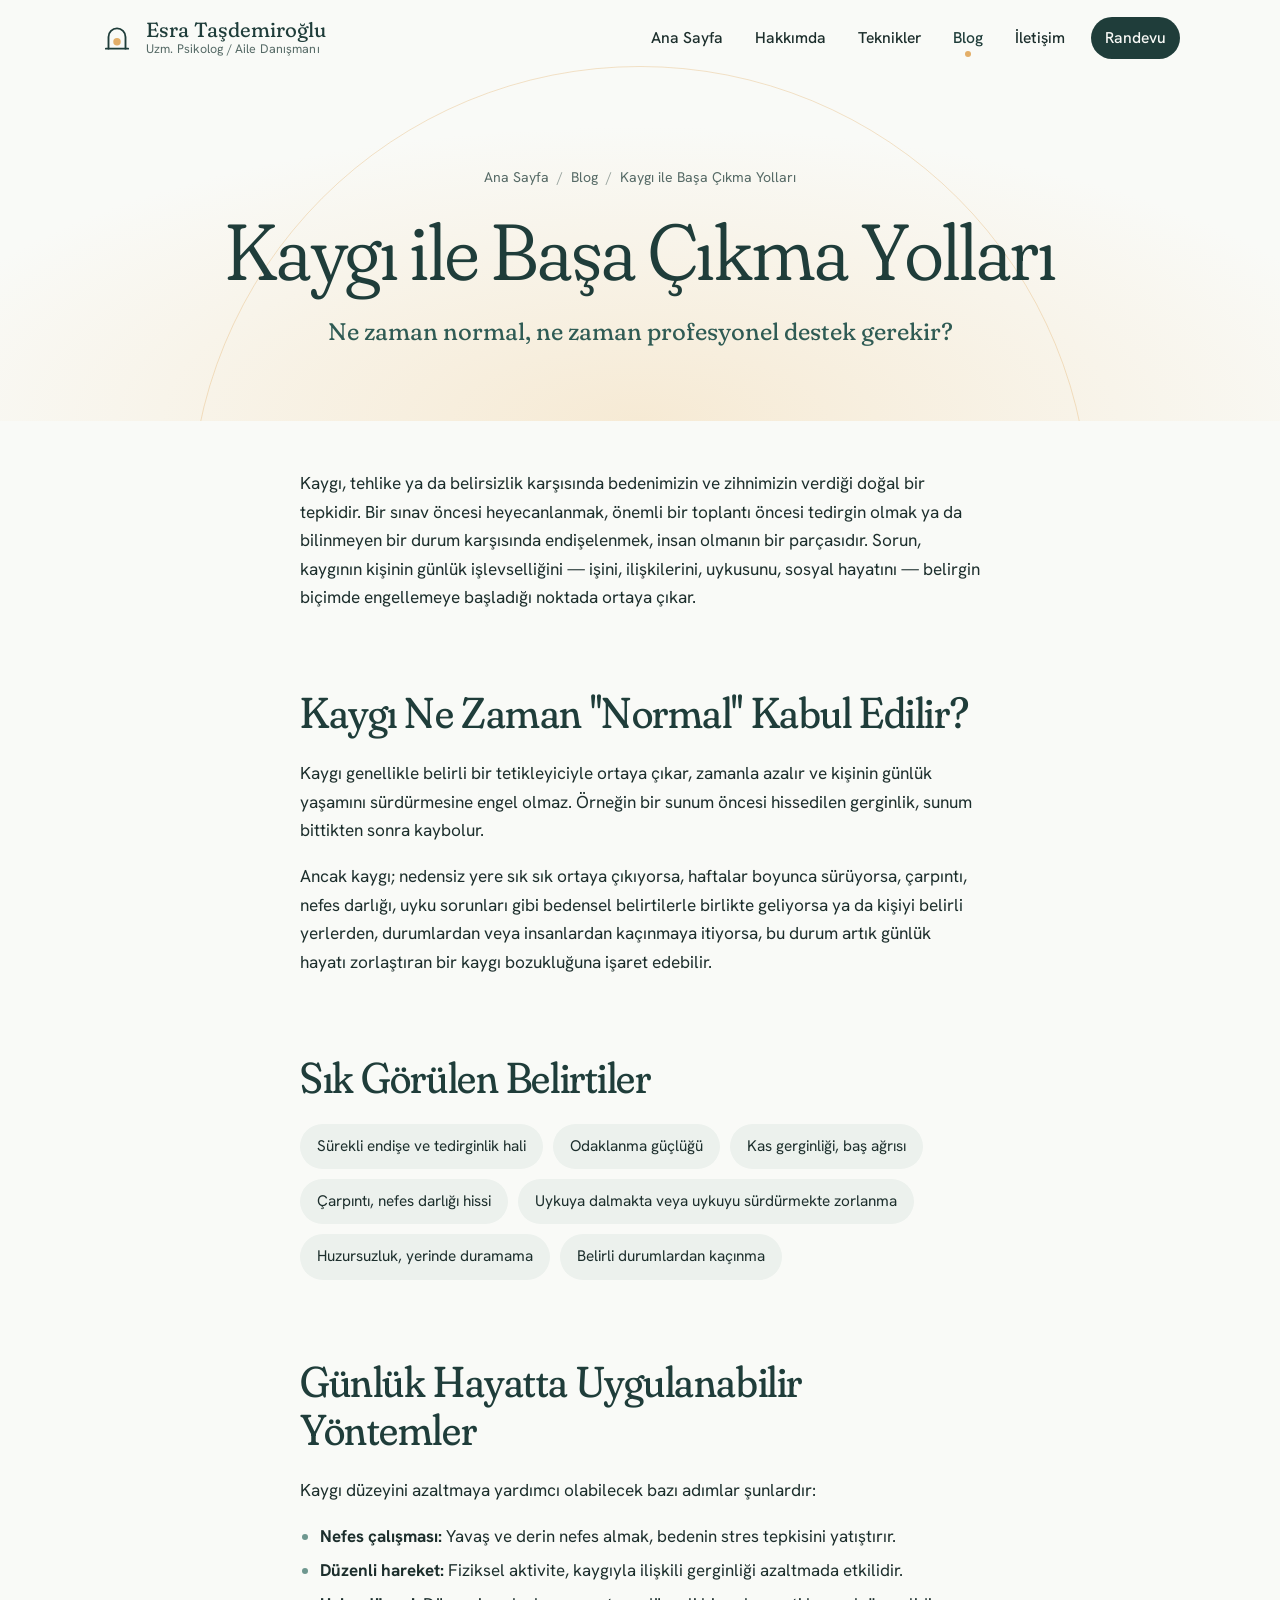
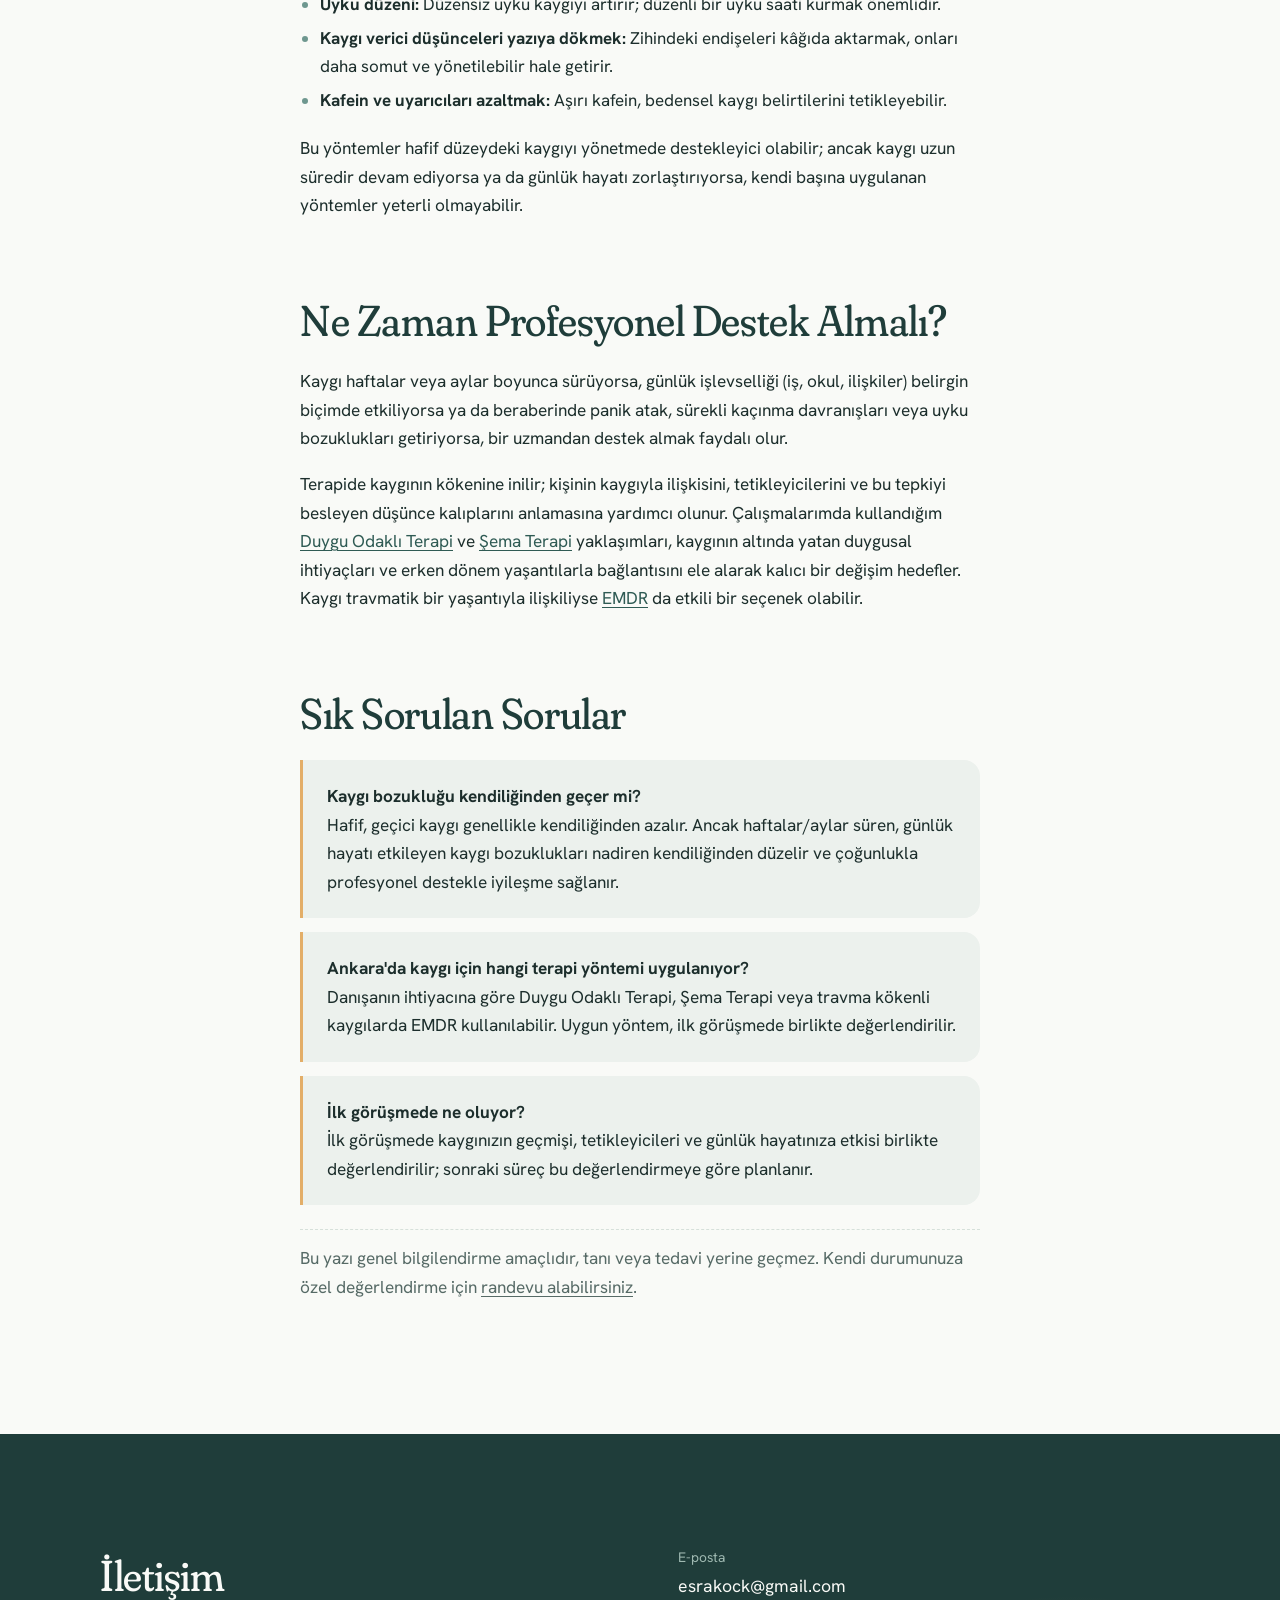
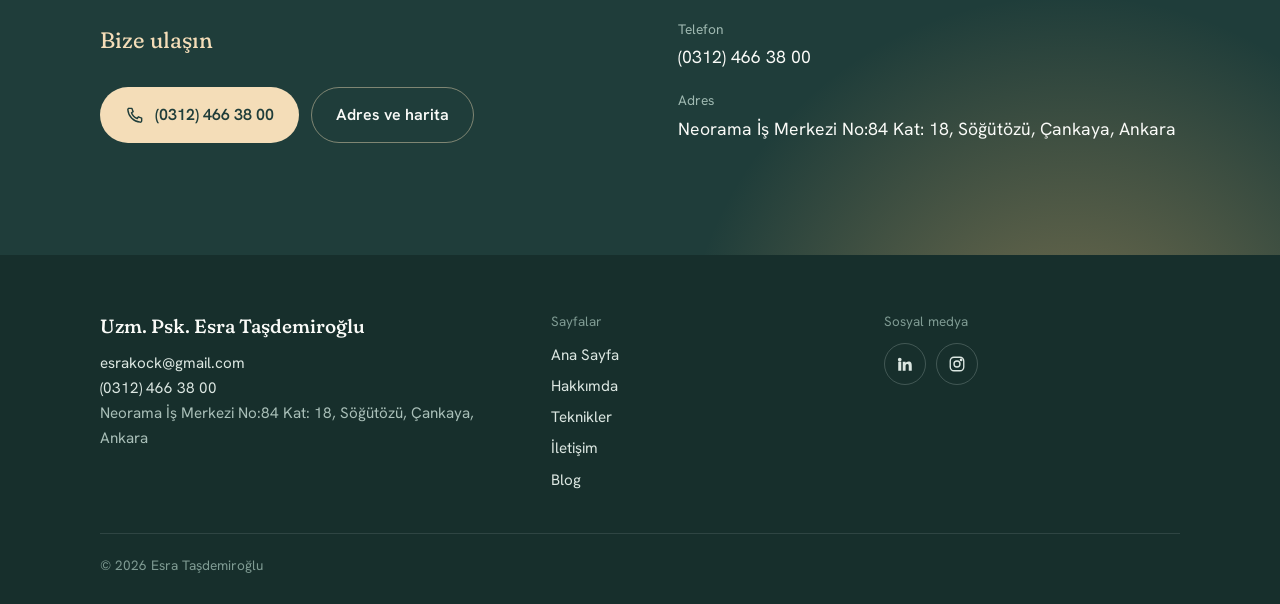
<file: blog/kaygi-ile-basa-cikma.html>
<!DOCTYPE html>
<html lang="tr">
<head>
<meta charset="utf-8">
<meta name="viewport" content="width=device-width, initial-scale=1">
<title>Kaygı ile Başa Çıkma Yolları: Ne Zaman Profesyonel Destek Almalı? | Uzm. Psk. Esra Taşdemiroğlu</title>
<meta name="description" content="Kaygı ne zaman normal, ne zaman terapi gerektirir? Belirtiler, günlük hayatta uygulanabilir yöntemler ve Ankara'da profesyonel destek almanın yolları.">
<meta name="robots" content="index, follow, max-image-preview:large">
<link rel="canonical" href="https://www.esratasdemiroglu.com/blog/kaygi-ile-basa-cikma">
<meta name="author" content="Esra Taşdemiroğlu">
<meta name="geo.region" content="TR-06">
<meta name="geo.placename" content="Çankaya, Ankara">
<meta property="og:type" content="article">
<meta property="og:locale" content="tr_TR">
<meta property="og:site_name" content="Uzm. Psk. Esra Taşdemiroğlu">
<meta property="og:title" content="Kaygı ile Başa Çıkma Yolları: Ne Zaman Profesyonel Destek Almalı?">
<meta property="og:description" content="Kaygı ne zaman normal, ne zaman terapi gerektirir? Belirtiler, günlük hayatta uygulanabilir yöntemler ve Ankara'da profesyonel destek almanın yolları.">
<meta property="og:url" content="https://www.esratasdemiroglu.com/blog/kaygi-ile-basa-cikma">
<meta property="og:image" content="https://www.esratasdemiroglu.com/img/og.jpg">
<meta property="og:image:width" content="1200">
<meta property="og:image:height" content="630">
<meta property="og:image:alt" content="Uzman Psikolog ve Aile Danışmanı Esra Taşdemiroğlu">
<meta name="twitter:card" content="summary_large_image">
<meta name="twitter:title" content="Kaygı ile Başa Çıkma Yolları: Ne Zaman Profesyonel Destek Almalı?">
<meta name="twitter:description" content="Kaygı ne zaman normal, ne zaman terapi gerektirir? Belirtiler, günlük hayatta uygulanabilir yöntemler ve Ankara'da profesyonel destek almanın yolları.">
<meta name="twitter:image" content="https://www.esratasdemiroglu.com/img/og.jpg">
<meta name="theme-color" content="#1F3D3A">
<link rel="icon" href="/favicon.ico" sizes="48x48">
<link rel="icon" href="/img/favicon.svg" type="image/svg+xml">
<link rel="apple-touch-icon" href="/img/apple-touch-icon.png">
<link rel="manifest" href="/site.webmanifest">
<link rel="preconnect" href="https://fonts.googleapis.com">
<link rel="preconnect" href="https://fonts.gstatic.com" crossorigin>
<link href="https://fonts.googleapis.com/css2?family=Fraunces:opsz,wght,SOFT@9..144,300..600,0..100&amp;family=Hanken+Grotesk:wght@400;500;600&amp;display=swap" rel="stylesheet">
<link rel="stylesheet" href="/style.css">
<script>document.documentElement.classList.add('js')</script>
<script type="application/ld+json">{"@context": "https://schema.org", "@graph": [{"@type": "WebSite", "@id": "https://www.esratasdemiroglu.com/#site", "url": "https://www.esratasdemiroglu.com/", "name": "Uzm. Psk. Esra Taşdemiroğlu", "inLanguage": "tr-TR", "publisher": {"@id": "https://www.esratasdemiroglu.com/#muayenehane"}}, {"@type": "Psychologist", "@id": "https://www.esratasdemiroglu.com/#muayenehane", "name": "Uzm. Psk. Esra Taşdemiroğlu", "url": "https://www.esratasdemiroglu.com/", "telephone": "+903124663800", "email": "esrakock@gmail.com", "address": {"@type": "PostalAddress", "streetAddress": "Neorama İş Merkezi No:84 Kat: 18, Söğütözü", "addressLocality": "Çankaya", "addressRegion": "Ankara", "addressCountry": "TR"}}, {"@type": "Person", "@id": "https://www.esratasdemiroglu.com/#esra", "name": "Esra Taşdemiroğlu", "honorificPrefix": "Uzm. Psk.", "url": "https://www.esratasdemiroglu.com/hakkimda"}, {"@type": "BlogPosting", "@id": "https://www.esratasdemiroglu.com/blog/kaygi-ile-basa-cikma#yazi", "headline": "Kaygı ile Başa Çıkma Yolları: Ne Zaman Profesyonel Destek Almalı?", "description": "Kaygı ne zaman normal, ne zaman terapi gerektirir? Belirtiler, günlük hayatta uygulanabilir yöntemler ve Ankara'da profesyonel destek almanın yolları.", "url": "https://www.esratasdemiroglu.com/blog/kaygi-ile-basa-cikma", "inLanguage": "tr-TR", "datePublished": "2026-09-28", "dateModified": "2026-09-28", "author": {"@id": "https://www.esratasdemiroglu.com/#esra"}, "publisher": {"@id": "https://www.esratasdemiroglu.com/#muayenehane"}, "image": "https://www.esratasdemiroglu.com/img/og.jpg", "mainEntityOfPage": {"@type": "WebPage", "@id": "https://www.esratasdemiroglu.com/blog/kaygi-ile-basa-cikma"}, "isPartOf": {"@id": "https://www.esratasdemiroglu.com/#site"}, "breadcrumb": {"@id": "https://www.esratasdemiroglu.com/blog/kaygi-ile-basa-cikma#kirinti"}}, {"@type": "BreadcrumbList", "@id": "https://www.esratasdemiroglu.com/blog/kaygi-ile-basa-cikma#kirinti", "itemListElement": [{"@type": "ListItem", "position": 1, "name": "Ana Sayfa", "item": "https://www.esratasdemiroglu.com/"}, {"@type": "ListItem", "position": 2, "name": "Blog", "item": "https://www.esratasdemiroglu.com/blog"}, {"@type": "ListItem", "position": 3, "name": "Kaygı ile Başa Çıkma Yolları: Ne Zaman Profesyonel Destek Almalı?", "item": "https://www.esratasdemiroglu.com/blog/kaygi-ile-basa-cikma"}]}, {"@type": "FAQPage", "@id": "https://www.esratasdemiroglu.com/blog/kaygi-ile-basa-cikma#sss", "mainEntity": [{"@type": "Question", "name": "Kaygı bozukluğu kendiliğinden geçer mi?", "acceptedAnswer": {"@type": "Answer", "text": "Hafif, geçici kaygı genellikle kendiliğinden azalır. Ancak haftalar/aylar süren, günlük hayatı etkileyen kaygı bozuklukları nadiren kendiliğinden düzelir ve çoğunlukla profesyonel destekle iyileşme sağlanır."}}, {"@type": "Question", "name": "Ankara'da kaygı için hangi terapi yöntemi uygulanıyor?", "acceptedAnswer": {"@type": "Answer", "text": "Danışanın ihtiyacına göre Duygu Odaklı Terapi, Şema Terapi veya travma kökenli kaygılarda EMDR kullanılabilir. Uygun yöntem, ilk görüşmede birlikte değerlendirilir."}}, {"@type": "Question", "name": "İlk görüşmede ne oluyor?", "acceptedAnswer": {"@type": "Answer", "text": "İlk görüşmede kaygınızın geçmişi, tetikleyicileri ve günlük hayatınıza etkisi birlikte değerlendirilir; sonraki süreç bu değerlendirmeye göre planlanır."}}]}]}</script>
</head>
<body>
<a class="skip" href="#icerik">İçeriğe geç</a>
<header class="site-header">
  <div class="wrap bar">
    <a class="brand" href="/" aria-label="Esra Taşdemiroğlu, ana sayfa"><svg width="34" height="34" viewBox="0 0 64 64" aria-hidden="true"><path d="M16 52V30a16 16 0 0 1 32 0v22" fill="none" stroke="#1F3D3A" stroke-width="3.5" stroke-linecap="round"/><circle class="brand-sun" cx="32" cy="39" r="7" fill="#E3AE68"/><path d="M11 52h42" stroke="#1F3D3A" stroke-width="3.5" stroke-linecap="round"/></svg><span class="brand-name">Esra Taşdemiroğlu<small>Uzm. Psikolog / Aile Danışmanı</small></span></a>
    <button class="menu-btn" type="button" aria-controls="site-nav" aria-expanded="false" aria-label="Menüyü aç"><svg width="22" height="22" viewBox="0 0 24 24" fill="none" stroke="currentColor" stroke-width="1.8" stroke-linecap="round" aria-hidden="true"><path d="M4 8h16M4 16h16"/></svg></button>
    <nav class="nav" id="site-nav" aria-label="Ana menü"><ul><li><a href="/">Ana Sayfa</a></li><li><a href="/hakkimda">Hakkımda</a></li><li><a href="/teknikler">Teknikler</a></li><li><a href="/blog" aria-current="page">Blog</a></li><li><a href="/iletisim">İletişim</a></li><li class="nav-cta"><a href="/iletisim" data-tel="tel:+903124663800">Randevu</a></li></ul></nav>
  </div>
  <div class="read-progress" aria-hidden="true"></div>
</header>
<main id="icerik">
<section class="page-head">
  <div class="wrap">
    <nav class="crumbs" aria-label="Konum" data-load><a href="/">Ana Sayfa</a><span aria-hidden="true">/</span><a href="/blog">Blog</a><span aria-hidden="true">/</span><span aria-current="page">Kaygı ile Başa Çıkma Yolları</span></nav>
    <h1>Kaygı ile Başa Çıkma Yolları</h1>
    <p>Ne zaman normal, ne zaman profesyonel destek gerekir?</p>
  </div>
</section>
<section class="section" style="padding-top:clamp(24px,4vw,48px)">
  <div class="wrap" style="max-width:760px">
    <article class="prose">
      <div data-reveal>
      <p>Kaygı, tehlike ya da belirsizlik karşısında bedenimizin ve zihnimizin verdiği doğal bir tepkidir. Bir sınav öncesi heyecanlanmak, önemli bir toplantı öncesi tedirgin olmak ya da bilinmeyen bir durum karşısında endişelenmek, insan olmanın bir parçasıdır. Sorun, kaygının kişinin günlük işlevselliğini — işini, ilişkilerini, uykusunu, sosyal hayatını — belirgin biçimde engellemeye başladığı noktada ortaya çıkar.</p>
      </div>

      <h2 id="normal-mi" data-reveal>Kaygı Ne Zaman "Normal" Kabul Edilir?</h2>
      <div data-reveal>
      <p>Kaygı genellikle belirli bir tetikleyiciyle ortaya çıkar, zamanla azalır ve kişinin günlük yaşamını sürdürmesine engel olmaz. Örneğin bir sunum öncesi hissedilen gerginlik, sunum bittikten sonra kaybolur.</p>
      <p>Ancak kaygı; nedensiz yere sık sık ortaya çıkıyorsa, haftalar boyunca sürüyorsa, çarpıntı, nefes darlığı, uyku sorunları gibi bedensel belirtilerle birlikte geliyorsa ya da kişiyi belirli yerlerden, durumlardan veya insanlardan kaçınmaya itiyorsa, bu durum artık günlük hayatı zorlaştıran bir kaygı bozukluğuna işaret edebilir.</p>
      </div>

      <h2 id="belirtiler" data-reveal>Sık Görülen Belirtiler</h2>
      <div data-reveal>
      <ul class="tags"><li>Sürekli endişe ve tedirginlik hali</li><li>Odaklanma güçlüğü</li><li>Kas gerginliği, baş ağrısı</li><li>Çarpıntı, nefes darlığı hissi</li><li>Uykuya dalmakta veya uykuyu sürdürmekte zorlanma</li><li>Huzursuzluk, yerinde duramama</li><li>Belirli durumlardan kaçınma</li></ul>
      </div>

      <h2 id="basa-cikma" data-reveal>Günlük Hayatta Uygulanabilir Yöntemler</h2>
      <div data-reveal>
      <p>Kaygı düzeyini azaltmaya yardımcı olabilecek bazı adımlar şunlardır:</p>
      <ul class="plain-list"><li><strong>Nefes çalışması:</strong> Yavaş ve derin nefes almak, bedenin stres tepkisini yatıştırır.</li><li><strong>Düzenli hareket:</strong> Fiziksel aktivite, kaygıyla ilişkili gerginliği azaltmada etkilidir.</li><li><strong>Uyku düzeni:</strong> Düzensiz uyku kaygıyı artırır; düzenli bir uyku saati kurmak önemlidir.</li><li><strong>Kaygı verici düşünceleri yazıya dökmek:</strong> Zihindeki endişeleri kâğıda aktarmak, onları daha somut ve yönetilebilir hale getirir.</li><li><strong>Kafein ve uyarıcıları azaltmak:</strong> Aşırı kafein, bedensel kaygı belirtilerini tetikleyebilir.</li></ul>
      <p>Bu yöntemler hafif düzeydeki kaygıyı yönetmede destekleyici olabilir; ancak kaygı uzun süredir devam ediyorsa ya da günlük hayatı zorlaştırıyorsa, kendi başına uygulanan yöntemler yeterli olmayabilir.</p>
      </div>

      <h2 id="terapi-ne-zaman" data-reveal>Ne Zaman Profesyonel Destek Almalı?</h2>
      <div data-reveal>
      <p>Kaygı haftalar veya aylar boyunca sürüyorsa, günlük işlevselliği (iş, okul, ilişkiler) belirgin biçimde etkiliyorsa ya da beraberinde panik atak, sürekli kaçınma davranışları veya uyku bozuklukları getiriyorsa, bir uzmandan destek almak faydalı olur.</p>
      <p>Terapide kaygının kökenine inilir; kişinin kaygıyla ilişkisini, tetikleyicilerini ve bu tepkiyi besleyen düşünce kalıplarını anlamasına yardımcı olunur. Çalışmalarımda kullandığım <a href="/teknikler#duygu-odakli-terapi">Duygu Odaklı Terapi</a> ve <a href="/teknikler#sema-terapi">Şema Terapi</a> yaklaşımları, kaygının altında yatan duygusal ihtiyaçları ve erken dönem yaşantılarla bağlantısını ele alarak kalıcı bir değişim hedefler. Kaygı travmatik bir yaşantıyla ilişkiliyse <a href="/teknikler#emdr-terapi">EMDR</a> da etkili bir seçenek olabilir.</p>
      </div>
      <h2 data-reveal>Sık Sorulan Sorular</h2>
      <div data-reveal style="display:grid;gap:14px"><div class="pub" data-reveal><p><strong>Kaygı bozukluğu kendiliğinden geçer mi?</strong></p><p>Hafif, geçici kaygı genellikle kendiliğinden azalır. Ancak haftalar/aylar süren, günlük hayatı etkileyen kaygı bozuklukları nadiren kendiliğinden düzelir ve çoğunlukla profesyonel destekle iyileşme sağlanır.</p></div><div class="pub" data-reveal><p><strong>Ankara'da kaygı için hangi terapi yöntemi uygulanıyor?</strong></p><p>Danışanın ihtiyacına göre Duygu Odaklı Terapi, Şema Terapi veya travma kökenli kaygılarda EMDR kullanılabilir. Uygun yöntem, ilk görüşmede birlikte değerlendirilir.</p></div><div class="pub" data-reveal><p><strong>İlk görüşmede ne oluyor?</strong></p><p>İlk görüşmede kaygınızın geçmişi, tetikleyicileri ve günlük hayatınıza etkisi birlikte değerlendirilir; sonraki süreç bu değerlendirmeye göre planlanır.</p></div></div>

      <p class="source" data-reveal>Bu yazı genel bilgilendirme amaçlıdır, tanı veya tedavi yerine geçmez. Kendi durumunuza özel değerlendirme için <a href="/iletisim">randevu alabilirsiniz</a>.</p>
    </article>
  </div>
</section>
<section class="contact-band" aria-labelledby="h-iletisim">
  <div class="wrap band-grid">
    <div data-reveal>
      <h2 id="h-iletisim">İletişim</h2>
      <p class="sub">Bize ulaşın</p>
      <div class="actions">
        <a class="btn btn-light" href="tel:+903124663800"><svg width="20" height="20" viewBox="0 0 24 24" fill="none" stroke="currentColor" stroke-width="1.7" stroke-linecap="round" stroke-linejoin="round" aria-hidden="true"><path d="M5 4h3.2l1.6 4-2 1.3a11 11 0 0 0 6.9 6.9l1.3-2 4 1.6V19a1.6 1.6 0 0 1-1.7 1.6A16.3 16.3 0 0 1 3.4 5.7 1.6 1.6 0 0 1 5 4z"/></svg>(0312) 466 38 00</a>
        <a class="btn btn-outline-light" href="/iletisim">Adres ve harita</a>
      </div>
    </div>
    <dl data-reveal style="--d:.12s">
      <div><dt>E-posta</dt><dd><a href="mailto:esrakock@gmail.com">esrakock@gmail.com</a></dd></div>
      <div><dt>Telefon</dt><dd><a href="tel:+903124663800">(0312) 466 38 00</a></dd></div>
      <div><dt>Adres</dt><dd>Neorama İş Merkezi No:84 Kat: 18, Söğütözü, Çankaya, Ankara</dd></div>
    </dl>
  </div>
</section>
</main>
<footer class="site-footer">
  <div class="wrap">
    <div class="foot-grid">
      <div>
        <strong>Uzm. Psk. Esra Taşdemiroğlu</strong>
        <address>
          <a href="mailto:esrakock@gmail.com">esrakock@gmail.com</a><br>
          <a href="tel:+903124663800">(0312) 466 38 00</a><br>
          Neorama İş Merkezi No:84 Kat: 18, Söğütözü, Çankaya, Ankara
        </address>
      </div>
      <nav aria-label="Alt menü">
        <p class="foot-title">Sayfalar</p>
        <ul class="foot-nav"><li><a href="/">Ana Sayfa</a></li><li><a href="/hakkimda">Hakkımda</a></li><li><a href="/teknikler">Teknikler</a></li><li><a href="/iletisim">İletişim</a></li><li><a href="/blog">Blog</a></li></ul>
      </nav>
      <div>
        <p class="foot-title">Sosyal medya</p>
        <div class="social">
          <a href="https://www.linkedin.com/in/esra-ta%C5%9Fdemiro%C4%9Flu-362734139/" target="_blank" rel="noopener" aria-label="LinkedIn"><svg width="18" height="18" viewBox="0 0 24 24" fill="currentColor" aria-hidden="true"><path d="M4.98 3.5a2.5 2.5 0 1 1 0 5 2.5 2.5 0 0 1 0-5zM3 9h4v12H3zM9 9h3.8v1.7h.05c.53-1 1.84-2.05 3.78-2.05C20.6 8.65 21 11.2 21 14.5V21h-4v-5.8c0-1.4-.03-3.2-1.95-3.2-1.96 0-2.25 1.52-2.25 3.1V21H9z"/></svg></a>
          <a href="https://www.instagram.com/psikolog_esratasdemiroglu" target="_blank" rel="noopener" aria-label="Instagram"><svg width="18" height="18" viewBox="0 0 24 24" fill="none" stroke="currentColor" stroke-width="1.8" aria-hidden="true"><rect x="3" y="3" width="18" height="18" rx="5"/><circle cx="12" cy="12" r="4"/><circle cx="17.5" cy="6.5" r="1" fill="currentColor"/></svg></a>
        </div>
      </div>
    </div>
    <p class="copy">© <span id="yil">2026</span> Esra Taşdemiroğlu</p>
  </div>
</footer>
<button class="to-top" type="button" aria-label="Sayfanın başına dön"><svg width="20" height="20" viewBox="0 0 24 24" fill="none" stroke="currentColor" stroke-width="1.8" stroke-linecap="round" stroke-linejoin="round" aria-hidden="true"><path d="M12 19V5M6 11l6-6 6 6"/></svg></button>
<script src="/script.js" defer></script>
</body>
</html>
</file>
<file: style.css>
/* ==========================================================
   Uzm. Psk. Esra Taşdemiroğlu — site stili
   Tema: "Şafak" — adaçayı yeşili bir sabah, ufukta yumuşak altın ışık.
   Tekrarlayan motif: kemer (güvenli alan, açık kapı).
   ========================================================== */

:root{
  --paper:#F9FAF7;      /* zemin */
  --mist:#ECF1ED;       /* alternatif bölüm zemini */
  --line:#D6E0DA;       /* ince çizgiler */
  --ink:#1C2E2C;        /* metin */
  --muted:#566A66;      /* ikincil metin */
  --pine:#1F3D3A;       /* koyu ana renk */
  --sage:#2F5B54;       /* buton / bağlantı */
  --sage-soft:#6E978F;
  --dawn:#F4DDB8;       /* şafak ışığı */
  --glow:#E3AE68;       /* umut vurgusu (az kullanılır) */

  --serif:"Fraunces","Lora",Georgia,"Times New Roman",serif;
  --sans:"Hanken Grotesk","Segoe UI",system-ui,-apple-system,Roboto,Arial,sans-serif;

  --wrap:1160px;
  --r-lg:28px;
  --r-md:16px;
  --ease:cubic-bezier(.22,.61,.36,1);
  --header-h:76px;
}

*,*::before,*::after{box-sizing:border-box}
html{-webkit-text-size-adjust:100%;scroll-behavior:smooth;scroll-padding-top:calc(var(--header-h) + 16px)}
body{margin:0;background:var(--paper);color:var(--ink);font-family:var(--sans);font-size:1.0625rem;line-height:1.65;-webkit-font-smoothing:antialiased;text-rendering:optimizeLegibility}
img{max-width:100%;height:auto;display:block}
a{color:var(--sage);text-decoration-thickness:1px;text-underline-offset:.2em}
a:hover{color:var(--pine)}
:focus-visible{outline:2px solid var(--glow);outline-offset:3px;border-radius:6px}
address{font-style:normal}
h1,h2,h3{font-family:var(--serif);font-weight:400;line-height:1.12;letter-spacing:-.01em;color:var(--pine);font-variation-settings:"SOFT" 100,"opsz" 96;margin:0 0 .5em}
h1{font-size:clamp(2.6rem,6.2vw,5rem);font-weight:340}
h2{font-size:clamp(1.9rem,3.4vw,2.7rem)}
h3{font-size:1.4rem;font-variation-settings:"SOFT" 100,"opsz" 36}
p{margin:0 0 1em}
::selection{background:var(--dawn);color:var(--pine)}

.wrap{max-width:var(--wrap);margin:0 auto;padding:0 clamp(20px,4vw,40px)}
.skip{position:absolute;left:-9999px;top:8px;background:var(--pine);color:#fff;padding:10px 16px;border-radius:10px;z-index:100}
.skip:focus{left:12px}
.sr-only{position:absolute;width:1px;height:1px;overflow:hidden;clip:rect(0 0 0 0);white-space:nowrap}

/* ---------- Üst bar ---------- */
.site-header{position:sticky;top:0;z-index:50;height:var(--header-h);display:flex;align-items:center;background:transparent;transition:background-color .35s var(--ease),box-shadow .35s var(--ease),transform .45s var(--ease)}
.site-header.is-scrolled{background:rgba(249,250,247,.86);-webkit-backdrop-filter:saturate(1.4) blur(14px);backdrop-filter:saturate(1.4) blur(14px);box-shadow:0 1px 0 var(--line)}
.site-header.is-hidden{transform:translateY(-100%)}
.bar{display:flex;align-items:center;justify-content:space-between;gap:24px;width:100%}
.brand{display:flex;align-items:center;gap:12px;text-decoration:none;color:var(--pine)}
.brand svg{flex:none}
.brand-name{font-family:var(--serif);font-size:1.28rem;line-height:1.1;font-variation-settings:"SOFT" 100,"opsz" 24}
.brand-name small{display:block;font-family:var(--sans);font-size:.78rem;color:var(--muted);letter-spacing:.01em;margin-top:2px}
.brand:hover{color:var(--pine)}
.brand:hover .brand-sun{transform:translateY(-3px)}
.brand-sun{transition:transform .5s var(--ease)}

.nav ul{list-style:none;margin:0;padding:0;display:flex;gap:4px}
.nav a{display:block;padding:8px 14px;border-radius:999px;color:var(--ink);text-decoration:none;font-weight:500;font-size:.98rem;position:relative;transition:background-color .25s var(--ease),color .25s var(--ease)}
.nav a:hover{background:var(--mist);color:var(--pine)}
.nav a[aria-current="page"]{color:var(--pine)}
.nav a[aria-current="page"]::after{content:"";position:absolute;left:50%;bottom:2px;width:6px;height:6px;margin-left:-3px;border-radius:50%;background:var(--glow)}
.nav .nav-cta a{background:var(--pine);color:var(--paper);margin-left:8px}
.nav .nav-cta a:hover{background:var(--sage);color:#fff}
.menu-btn{display:none;background:none;border:1px solid var(--line);border-radius:999px;width:46px;height:46px;align-items:center;justify-content:center;color:var(--pine);cursor:pointer}

.read-progress{position:absolute;left:0;right:0;bottom:-1px;height:2px;background:var(--glow);transform-origin:0 50%;transform:scaleX(0)}

/* ---------- Butonlar ---------- */
.btn{display:inline-flex;align-items:center;gap:10px;padding:14px 24px;border-radius:999px;font-weight:600;font-size:1rem;text-decoration:none;border:1.5px solid transparent;transition:background-color .3s var(--ease),color .3s var(--ease),border-color .3s var(--ease),transform .3s var(--ease),box-shadow .3s var(--ease);cursor:pointer;font-family:inherit}
.btn svg{transition:transform .3s var(--ease)}
.btn-primary{background:var(--sage);color:#fff}
.btn-primary:hover{background:var(--pine);color:#fff;transform:translateY(-2px);box-shadow:0 10px 26px -12px rgba(31,61,58,.55),0 0 0 4px rgba(227,174,104,.18)}
.btn-primary:hover svg{transform:rotate(-12deg)}
.btn-ghost{background:transparent;color:var(--pine);border-color:#B9CBC4}
.btn-ghost:hover{background:var(--pine);border-color:var(--pine);color:var(--paper);transform:translateY(-2px)}
.btn-light{background:var(--dawn);color:var(--pine)}
.btn-light:hover{background:#fff;color:var(--pine);transform:translateY(-2px)}
.btn-outline-light{border-color:rgba(244,221,184,.45);color:var(--dawn);background:transparent}
.btn-outline-light:hover{background:rgba(244,221,184,.12);border-color:var(--dawn);color:#fff;transform:translateY(-2px)}
.actions{display:flex;flex-wrap:wrap;gap:12px;margin-top:28px}

/* Metin bağlantısı: alt çizgi soldan dolar */
.link-grow{color:var(--pine);font-weight:600;text-decoration:none;background:linear-gradient(var(--glow),var(--glow)) 0 100%/0 2px no-repeat;padding-bottom:3px;transition:background-size .4s var(--ease)}
.link-grow:hover{background-size:100% 2px;color:var(--pine)}

/* ---------- Hero ---------- */
.hero{position:relative;overflow:hidden;margin-top:calc(var(--header-h) * -1);padding:calc(var(--header-h) + clamp(56px,8vw,110px)) 0 clamp(56px,8vw,110px)}
.hero::before{content:"";position:absolute;inset:auto -10% -30% 30%;height:80%;background:radial-gradient(closest-side,rgba(244,221,184,.55),rgba(244,221,184,0));pointer-events:none}
.hero-grid{position:relative;display:grid;grid-template-columns:1.1fr .9fr;gap:clamp(32px,6vw,80px);align-items:center}
.hero h1{margin-bottom:.18em}
.hero h1 span{display:block}
.role{font-size:clamp(1.1rem,1.8vw,1.35rem);color:var(--sage);font-weight:500;margin-bottom:1.3em}
.lead{font-family:var(--serif);font-size:clamp(1.25rem,2vw,1.55rem);line-height:1.45;color:var(--ink);max-width:28ch;font-variation-settings:"SOFT" 100,"opsz" 30;font-weight:350}
.hero-meta{display:flex;flex-wrap:wrap;gap:10px 22px;margin:34px 0 0;padding:0;list-style:none;color:var(--muted);font-size:.95rem}
.hero-meta li{display:flex;align-items:center;gap:8px}
.hero-meta svg{color:var(--sage-soft);flex:none}

.arch{position:relative;width:min(420px,100%);margin-inline:auto;aspect-ratio:4/5}
.arch-sky{position:absolute;inset:0;border-radius:999px 999px var(--r-lg) var(--r-lg);overflow:hidden;background:linear-gradient(180deg,#CFE2DA 0%,#E4ECDF 46%,#F6DDB5 100%)}
.arch-sun{position:absolute;left:58%;top:22%;width:44%;aspect-ratio:1;border-radius:50%;background:radial-gradient(circle,#FFF4DE 0%,#F7D6A2 36%,rgba(246,214,162,0) 70%);will-change:transform}
.arch-hills{position:absolute;left:-5%;right:-5%;bottom:0;height:34%}
.arch-ring{position:absolute;inset:-14px;border-radius:999px 999px calc(var(--r-lg) + 14px) calc(var(--r-lg) + 14px);border:1.5px solid rgba(227,174,104,.65);pointer-events:none}
.arch-photo{position:absolute;left:50%;bottom:0;width:92%;transform:translateX(-50%);-webkit-mask-image:linear-gradient(#000 88%,transparent);mask-image:linear-gradient(#000 88%,transparent)}
.arch-photo img{width:100%;height:auto}
.arch-clip-bottom{position:absolute;inset:0;border-radius:0 0 var(--r-lg) var(--r-lg);overflow:hidden;pointer-events:none}

/* ---------- Bölümler ---------- */
.section{padding:clamp(64px,9vw,120px) 0}
.section.mist{background:var(--mist)}
.section-head{max-width:720px;margin-bottom:clamp(32px,4vw,52px)}
.section-head p{color:var(--muted);font-size:1.1rem;margin:0}

/* Hakkımda özeti */
.about-teaser{display:grid;grid-template-columns:1.25fr 1fr;gap:clamp(32px,6vw,90px);align-items:start}
.statement{font-family:var(--serif);font-size:clamp(1.45rem,2.5vw,2rem);line-height:1.38;color:var(--pine);font-variation-settings:"SOFT" 100,"opsz" 48;font-weight:350;margin-bottom:1.2em}
.facts{list-style:none;margin:0;padding:0;border-top:1px solid var(--line)}
.facts li{padding:18px 0;border-bottom:1px solid var(--line);display:grid;grid-template-columns:28px 1fr;gap:12px;align-items:start}
.facts li svg{margin-top:4px;color:var(--glow)}
.facts strong{display:block;font-weight:600;color:var(--pine)}
.facts span{color:var(--muted);font-size:.97rem}

/* Çalışma alanları */
.areas{display:grid;grid-template-columns:1fr 1fr;gap:clamp(28px,4vw,56px)}
.area-group h3{display:flex;align-items:center;gap:12px;margin-bottom:18px}
.area-group h3 svg{color:var(--sage-soft)}
.tags{list-style:none;margin:0;padding:0;display:flex;flex-wrap:wrap;gap:10px}
.tags li{padding:9px 16px;border-radius:999px;background:var(--paper);border:1px solid var(--line);font-size:.96rem;color:var(--ink);transition:border-color .3s var(--ease),background-color .3s var(--ease),transform .3s var(--ease)}
.tags li:hover{border-color:var(--sage-soft);background:#fff;transform:translateY(-1px)}
.section:not(.mist) .tags li{background:var(--mist);border-color:transparent}
.section:not(.mist) .tags li:hover{background:#fff;border-color:var(--sage-soft)}

/* Terapi yaklaşımları */
.methods{list-style:none;margin:0;padding:0;border-top:1px solid var(--line)}
.methods a{display:grid;grid-template-columns:minmax(200px,1fr) 1.6fr 40px;gap:24px;align-items:center;padding:28px 8px;border-bottom:1px solid var(--line);text-decoration:none;color:var(--ink);position:relative;transition:padding .45s var(--ease),background-color .45s var(--ease)}
.methods a::before{content:"";position:absolute;inset:0;background:linear-gradient(90deg,rgba(244,221,184,.5),rgba(244,221,184,0) 70%);opacity:0;transition:opacity .45s var(--ease);pointer-events:none}
.methods a:hover::before,.methods a:focus-visible::before{opacity:1}
.methods a:hover{padding-left:22px}
.methods .m-name{font-family:var(--serif);font-size:clamp(1.45rem,2.4vw,1.9rem);color:var(--pine);line-height:1.15;font-variation-settings:"SOFT" 100,"opsz" 48;position:relative}
.methods .m-desc{color:var(--muted);position:relative}
.methods .m-go{width:40px;height:40px;border-radius:50%;border:1px solid var(--line);display:grid;place-items:center;color:var(--pine);transition:background-color .35s var(--ease),color .35s var(--ease),transform .35s var(--ease),border-color .35s var(--ease);position:relative}
.methods a:hover .m-go{background:var(--pine);border-color:var(--pine);color:var(--dawn);transform:translateX(4px)}

/* İletişim bandı */
.contact-band{position:relative;overflow:hidden;background:var(--pine);color:#DCE7E2;padding:clamp(64px,9vw,112px) 0}
.contact-band::before{content:"";position:absolute;width:780px;height:780px;right:-180px;bottom:-520px;border-radius:50%;background:radial-gradient(closest-side,rgba(227,174,104,.45),rgba(227,174,104,0));pointer-events:none}
.contact-band h2{color:var(--paper)}
.contact-band .band-grid{position:relative;display:grid;grid-template-columns:1fr 1fr;gap:clamp(32px,6vw,80px);align-items:end}
.contact-band .sub{font-family:var(--serif);font-size:1.4rem;color:var(--dawn);margin:0;font-variation-settings:"SOFT" 100,"opsz" 30}
.contact-band dl{margin:0;display:grid;gap:18px}
.contact-band dt{font-size:.86rem;color:#9FB9B1;margin-bottom:2px}
.contact-band dd{margin:0;font-size:1.1rem;color:var(--paper)}
.contact-band a{color:var(--paper);text-decoration:none;background:linear-gradient(var(--glow),var(--glow)) 0 100%/0 1.5px no-repeat;transition:background-size .4s var(--ease)}
.contact-band a:hover{background-size:100% 1.5px;color:#fff}
.contact-band .actions a{background:none}
.contact-band .actions .btn-light{background:var(--dawn);color:var(--pine)}
.contact-band .actions .btn-light:hover{background:#fff}

/* ---------- Alt sayfa başlığı ---------- */
.page-head{position:relative;margin-top:calc(var(--header-h) * -1);padding:calc(var(--header-h) + clamp(40px,7vw,90px)) 0 clamp(40px,6vw,70px);overflow:hidden}
.page-head::before{content:"";position:absolute;left:50%;top:calc(var(--header-h) - 10px);width:min(900px,120vw);aspect-ratio:1;transform:translateX(-50%);border-radius:50%;border:1.5px solid rgba(227,174,104,.35);pointer-events:none}
.page-head::after{content:"";position:absolute;inset:0;background:radial-gradient(60% 70% at 50% 100%,rgba(244,221,184,.55),rgba(244,221,184,0));pointer-events:none;z-index:-1}
.page-head .wrap{position:relative;text-align:center}
.page-head h1{margin-bottom:.2em}
.page-head p{font-family:var(--serif);font-size:clamp(1.2rem,2vw,1.5rem);color:var(--sage);margin:0;font-variation-settings:"SOFT" 100,"opsz" 30}
.crumbs{font-size:.88rem;color:var(--muted);margin-bottom:18px}
.crumbs a{color:var(--muted);text-decoration:none}
.crumbs a:hover{color:var(--pine);text-decoration:underline}
.crumbs span[aria-hidden]{margin:0 8px;opacity:.6}

/* ---------- Hakkımda ---------- */
.about-grid{display:grid;grid-template-columns:minmax(260px,380px) 1fr;gap:clamp(36px,6vw,90px);align-items:start}
.about-side{position:sticky;top:calc(var(--header-h) + 24px)}
.frame-arch{position:relative;border-radius:999px 999px var(--r-lg) var(--r-lg);overflow:hidden;aspect-ratio:4/5;background:var(--mist)}
.frame-arch img{width:100%;height:100%;object-fit:cover}
.frame-wrap{position:relative;padding:14px}
.frame-wrap::before{content:"";position:absolute;inset:0;border-radius:999px 999px calc(var(--r-lg) + 14px) calc(var(--r-lg) + 14px);border:1.5px solid rgba(227,174,104,.65)}
.side-card{margin-top:26px;padding:22px 24px;border-radius:var(--r-md);background:var(--mist)}
.side-card p{margin:0 0 4px;font-size:.95rem;color:var(--muted)}
.side-card a{font-weight:600}
.side-card .btn{margin-top:14px;width:100%;justify-content:center}

.prose{max-width:68ch}
.prose > h2{margin-top:1.6em;padding-top:.2em}
.prose > h2:first-child{margin-top:0}
.prose p{font-size:1.08rem}
.prose h3{margin-top:1.6em}

.timeline{list-style:none;margin:0;padding:0;position:relative}
.timeline::before{content:"";position:absolute;left:111px;top:8px;bottom:8px;width:1px;background:var(--line)}
.timeline > li{display:grid;grid-template-columns:96px 1fr;gap:30px;padding:14px 0;position:relative}
.timeline > li::before{content:"";position:absolute;left:106px;top:22px;width:11px;height:11px;border-radius:50%;background:var(--paper);border:2px solid var(--sage-soft);transition:background-color .3s var(--ease),border-color .3s var(--ease),transform .3s var(--ease)}
.timeline > li:hover::before{background:var(--glow);border-color:var(--glow);transform:scale(1.2)}
.timeline time{font-family:var(--serif);color:var(--sage);font-size:1.02rem;padding-top:1px;text-align:right;font-variant-numeric:tabular-nums}
.timeline strong{display:block;color:var(--pine);font-weight:600;font-size:1.05rem;line-height:1.4}
.timeline span{display:block;color:var(--muted);font-size:.98rem;margin-top:2px}
.timeline ul{margin:6px 0 0;padding-left:1.1em;color:var(--muted);font-size:.98rem}

.pub{padding:22px 24px;border-left:3px solid var(--glow);background:var(--mist);border-radius:0 var(--r-md) var(--r-md) 0}
.pub p{margin:0}

/* ---------- Teknikler ---------- */
.tech-layout{display:grid;grid-template-columns:230px 1fr;gap:clamp(36px,6vw,88px);align-items:start}
.toc{position:sticky;top:calc(var(--header-h) + 24px)}
.toc p{font-size:.86rem;color:var(--muted);margin:0 0 12px}
.toc ul{list-style:none;margin:0;padding:0;border-left:1px solid var(--line)}
.toc a{display:block;padding:9px 0 9px 18px;margin-left:-1px;border-left:2px solid transparent;color:var(--muted);text-decoration:none;font-weight:500;transition:color .3s var(--ease),border-color .3s var(--ease),padding .3s var(--ease)}
.toc a:hover{color:var(--pine);padding-left:22px}
.toc a.is-active{color:var(--pine);border-left-color:var(--glow)}
.technique{padding-bottom:clamp(40px,6vw,72px);margin-bottom:clamp(40px,6vw,72px);border-bottom:1px solid var(--line)}
.technique:last-child{border-bottom:0;margin-bottom:0;padding-bottom:0}
.technique > h2{display:flex;align-items:baseline;gap:14px}
.technique .kicker{font-family:var(--serif);color:var(--sage);font-size:1.2rem;margin:-.2em 0 1.2em;font-variation-settings:"SOFT" 100,"opsz" 30}
.plain-list{margin:0 0 1.2em;padding-left:1.2em}
.plain-list li{margin:.35em 0}
.plain-list li::marker{color:var(--sage-soft)}
.link-list{list-style:none;padding:0;margin:0 0 1.2em;display:grid;gap:8px}
.link-list a{font-weight:500}
.source{font-size:.9rem;color:var(--muted);margin-top:1.4em;padding-top:14px;border-top:1px dashed var(--line)}
.source a{color:var(--muted);word-break:break-word}
.source a:hover{color:var(--pine)}
.schemas{list-style:none;margin:0 0 1.2em;padding:0;display:flex;flex-wrap:wrap;gap:8px}
.schemas li{padding:6px 13px;border-radius:999px;background:var(--mist);font-size:.93rem}

/* ---------- İletişim sayfası ---------- */
.contact-grid{display:grid;grid-template-columns:1fr 1.25fr;gap:clamp(32px,5vw,64px);align-items:stretch}
.contact-list{list-style:none;margin:0;padding:0;display:grid;gap:14px;align-content:start}
.contact-item{display:grid;grid-template-columns:52px 1fr;gap:18px;align-items:center;padding:22px;border-radius:var(--r-md);background:var(--mist);border:1px solid transparent;transition:border-color .3s var(--ease),background-color .3s var(--ease),transform .3s var(--ease)}
.contact-item:hover{background:#fff;border-color:var(--line);transform:translateY(-2px)}
.contact-item .ic{width:52px;height:52px;border-radius:50%;background:var(--paper);display:grid;place-items:center;color:var(--sage);transition:background-color .3s var(--ease),color .3s var(--ease)}
.contact-item:hover .ic{background:var(--pine);color:var(--dawn)}
.contact-item .label{display:block;font-size:.86rem;color:var(--muted)}
.contact-item a,.contact-item address{font-size:1.12rem;color:var(--pine);font-weight:500;text-decoration:none}
.contact-item a:hover{text-decoration:underline}
.row-actions{display:flex;flex-wrap:wrap;gap:14px;margin-top:6px}
.mini-btn{font:inherit;font-size:.88rem;font-weight:600;color:var(--sage);background:none;border:0;padding:0;cursor:pointer;text-decoration:underline;text-underline-offset:.2em}
.mini-btn:hover{color:var(--pine)}
.contact-item .row-actions a{font-size:.88rem;font-weight:600;color:var(--sage);text-decoration:underline}
.map{position:relative;border-radius:var(--r-lg);overflow:hidden;min-height:420px;background:var(--mist)}
.map iframe{position:absolute;inset:0;width:100%;height:100%;border:0;filter:saturate(.75) hue-rotate(-8deg)}

/* ---------- Alt bilgi ---------- */
.site-footer{background:#172F2C;color:#A9BFB8;padding:56px 0 28px;font-size:.95rem}
.foot-grid{display:grid;grid-template-columns:1.4fr 1fr 1fr;gap:36px}
.site-footer strong{color:var(--paper);font-weight:500;font-family:var(--serif);font-size:1.2rem;display:block;margin-bottom:8px;font-variation-settings:"SOFT" 100,"opsz" 24}
.site-footer a{color:#DCE7E2;text-decoration:none}
.site-footer a:hover{color:var(--dawn);text-decoration:underline}
.foot-nav{list-style:none;margin:0;padding:0;display:grid;gap:6px}
.foot-title{font-size:.84rem;color:#7F9B93;margin:0 0 10px}
.social{display:flex;gap:10px}
.social a{width:42px;height:42px;border-radius:50%;border:1px solid rgba(220,231,226,.22);display:grid;place-items:center;transition:background-color .3s var(--ease),border-color .3s var(--ease),color .3s var(--ease),transform .3s var(--ease)}
.social a:hover{background:var(--dawn);border-color:var(--dawn);color:var(--pine);transform:translateY(-2px);text-decoration:none}
.copy{margin:40px 0 0;padding-top:20px;border-top:1px solid rgba(220,231,226,.12);font-size:.85rem;color:#7F9B93}

/* Yukarı dön */
.to-top{position:fixed;right:20px;bottom:20px;z-index:40;width:48px;height:48px;border-radius:50%;border:0;background:var(--pine);color:var(--dawn);display:grid;place-items:center;cursor:pointer;opacity:0;visibility:hidden;transform:translateY(12px);transition:opacity .35s var(--ease),transform .35s var(--ease),visibility .35s,background-color .3s var(--ease);box-shadow:0 10px 24px -12px rgba(31,61,58,.6)}
.to-top.is-visible{opacity:1;visibility:visible;transform:none}
.to-top:hover{background:var(--sage)}

/* ---------- Kaydırınca beliren içerik ---------- */
.js [data-reveal]{opacity:0;transform:translateY(18px);transition:opacity .9s var(--ease),transform .9s var(--ease);transition-delay:var(--d,0s)}
.js [data-reveal].is-in{opacity:1;transform:none}
.js .hero [data-load]{opacity:0;transform:translateY(14px);animation:rise 1s var(--ease) forwards;animation-delay:var(--d,0s)}
.js .hero .arch[data-load]{transform:translateY(24px) scale(.98)}
@keyframes rise{to{opacity:1;transform:none}}

/* ---------- Duyarlı ---------- */
@media (max-width:980px){
  .hero-grid,.about-teaser,.contact-band .band-grid,.contact-grid{grid-template-columns:1fr}
  .hero-grid{gap:48px}
  .hero .arch{width:min(340px,82%)}
  .about-grid{grid-template-columns:1fr}
  .about-side{position:static;max-width:380px;margin:0 auto}
  .tech-layout{grid-template-columns:1fr}
  .toc{position:static}
  .toc ul{display:flex;flex-wrap:wrap;gap:8px;border:0}
  .toc a{border:1px solid var(--line);border-radius:999px;padding:8px 16px;margin:0}
  .toc a:hover{padding-left:16px}
  .toc a.is-active{border-color:var(--glow);background:#fff}
  .foot-grid{grid-template-columns:1fr 1fr}
  .foot-grid > :first-child{grid-column:1/-1}
  .map{min-height:360px;border-radius:var(--r-lg)}
}
@media (max-width:760px){
  :root{--header-h:66px}
  .menu-btn{display:inline-flex}
  .nav{position:fixed;inset:var(--header-h) 0 auto 0;background:var(--paper);border-bottom:1px solid var(--line);padding:12px 20px 24px;transform:translateY(-8px);opacity:0;visibility:hidden;transition:opacity .3s var(--ease),transform .3s var(--ease),visibility .3s;box-shadow:0 24px 40px -24px rgba(31,61,58,.35)}
  .nav.open{opacity:1;visibility:visible;transform:none}
  .nav ul{flex-direction:column;gap:2px}
  .nav a{padding:14px 12px;font-size:1.1rem;border-radius:12px}
  .nav a[aria-current="page"]::after{left:auto;right:16px;top:50%;margin:-3px 0 0}
  .nav .nav-cta a{margin:10px 0 0;text-align:center}
  .site-header.menu-open{background:var(--paper)}
  .brand-name{font-size:1.12rem}
  .areas{grid-template-columns:1fr}
  .methods a{grid-template-columns:1fr 40px;gap:6px 16px;padding:22px 4px}
  .methods .m-name{grid-column:1}
  .methods .m-desc{grid-column:1;grid-row:2;font-size:.97rem}
  .methods .m-go{grid-column:2;grid-row:1/3}
  .methods a:hover{padding-left:12px}
  .timeline::before{left:7px}
  .timeline > li{grid-template-columns:1fr;gap:2px;padding-left:30px}
  .timeline > li::before{left:2px;top:20px}
  .timeline time{text-align:left;font-size:.95rem}
  .foot-grid{grid-template-columns:1fr}
  .actions .btn{flex:1 1 auto;justify-content:center}
}

@media (prefers-reduced-motion:reduce){
  html{scroll-behavior:auto}
  *,*::before,*::after{animation-duration:.01ms!important;animation-iteration-count:1!important;transition-duration:.01ms!important}
  .js [data-reveal],.js .hero [data-load]{opacity:1;transform:none}
}

@media print{
  .site-header,.to-top,.site-footer .social,.map,.toc{display:none}
  .hero,.page-head{margin-top:0;padding-top:20px}
  body{background:#fff}
}
</file>
